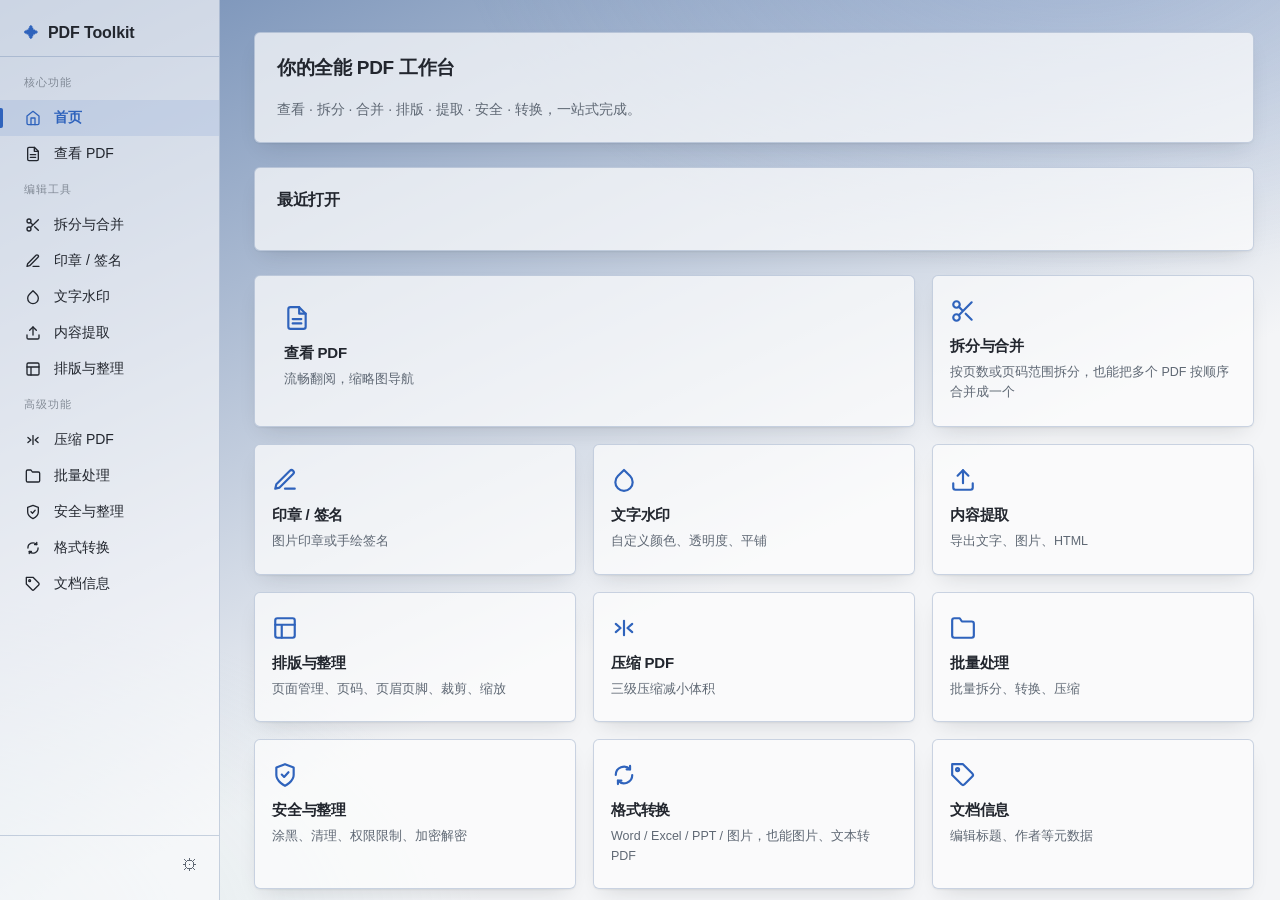
<file: assets/index.html>
<!DOCTYPE html>
<html lang="zh-CN">
<head>
    <meta charset="UTF-8">
    <title data-i18n="app_title">PDF Toolkit</title>
    <link rel="stylesheet" href="css/style.css">
</head>
<body>
    <!-- 导航、首页磁贴、图钉的图标：24×24 的描边图形，颜色由 .gi 的 stroke:currentColor 决定，
         所以它们跟着主题色和深浅色模式一起走。emoji 做不到这件事——它由系统字体上色，
         主题换成墨绿它还是那副彩色，深色模式底下亮得很突兀。
         用法 <svg class="gi"><use href="#gi-页面id"/></svg>；加新页面时在这里补一个同名 symbol。 -->
    <svg class="icon-sprite" aria-hidden="true" focusable="false">
        <symbol id="gi-home" viewBox="0 0 24 24">
            <path d="M3 9l9-7 9 7v11a2 2 0 0 1-2 2H5a2 2 0 0 1-2-2z"/>
            <path d="M9 22V12h6v10"/>
        </symbol>
        <symbol id="gi-viewer" viewBox="0 0 24 24">
            <path d="M14 2H6a2 2 0 0 0-2 2v16a2 2 0 0 0 2 2h12a2 2 0 0 0 2-2V8z"/>
            <path d="M14 2v6h6"/>
            <path d="M16 13H8M16 17H8"/>
        </symbol>
        <symbol id="gi-splitmerge" viewBox="0 0 24 24">
            <circle cx="6" cy="6" r="3"/>
            <circle cx="6" cy="18" r="3"/>
            <path d="M20 4L8.12 15.88M14.47 14.48L20 20M8.12 8.12L12 12"/>
        </symbol>
        <symbol id="gi-stamp" viewBox="0 0 24 24">
            <path d="M12 20h9"/>
            <path d="M16.5 3.5a2.12 2.12 0 0 1 3 3L7 19l-4 1 1-4z"/>
        </symbol>
        <symbol id="gi-watermark" viewBox="0 0 24 24">
            <path d="M12 2.7l5.66 5.66a8 8 0 1 1-11.31 0z"/>
        </symbol>
        <symbol id="gi-extract" viewBox="0 0 24 24">
            <path d="M21 15v4a2 2 0 0 1-2 2H5a2 2 0 0 1-2-2v-4"/>
            <path d="M17 8l-5-5-5 5"/>
            <path d="M12 3v12"/>
        </symbol>
        <symbol id="gi-layout" viewBox="0 0 24 24">
            <rect x="3" y="3" width="18" height="18" rx="2"/>
            <path d="M3 9h18M9 21V9"/>
        </symbol>
        <symbol id="gi-compress" viewBox="0 0 24 24">
            <path d="M4.4 8.2L8.8 12l-4.4 3.8M19.6 8.2L15.2 12l4.4 3.8"/>
            <path d="M12 5.4v13.2"/>
        </symbol>
        <symbol id="gi-batch" viewBox="0 0 24 24">
            <path d="M22 19a2 2 0 0 1-2 2H4a2 2 0 0 1-2-2V5a2 2 0 0 1 2-2h5l2 3h9a2 2 0 0 1 2 2z"/>
        </symbol>
        <symbol id="gi-security" viewBox="0 0 24 24">
            <path d="M12 22s8-4 8-10V5l-8-3-8 3v7c0 6 8 10 8 10z"/>
            <path d="M9 11.6l2.2 2.2 4-4.4"/>
        </symbol>
        <symbol id="gi-convert" viewBox="0 0 24 24">
            <path d="M4.4 12a7.6 7.6 0 0 1 13.2-5.2M19.6 12a7.6 7.6 0 0 1-13.2 5.2"/>
            <path d="M14.4 6.8h3.2V3.6M9.6 17.2H6.4v3.2"/>
        </symbol>
        <symbol id="gi-metadata" viewBox="0 0 24 24">
            <path d="M20.6 13.4l-7.2 7.2a2 2 0 0 1-2.8 0L2 12V2h10l8.6 8.6a2 2 0 0 1 0 2.8z"/>
            <circle cx="7" cy="7" r="1.4"/>
        </symbol>
        <symbol id="gi-print" viewBox="0 0 24 24">
            <path d="M6.4 8.4V3.6a1.2 1.2 0 0 1 1.2-1.2h8.8a1.2 1.2 0 0 1 1.2 1.2v4.8"/>
            <path d="M6.4 18.4H4.8a1.6 1.6 0 0 1-1.6-1.6v-5.6a1.6 1.6 0 0 1 1.6-1.6h14.4a1.6 1.6 0 0 1 1.6 1.6v5.6a1.6 1.6 0 0 1-1.6 1.6h-1.6"/>
            <rect x="6.4" y="14" width="11.2" height="6.8" rx="1"/>
            <path d="M17.2 11.2h.01"/>
        </symbol>
        <symbol id="gi-pin" viewBox="0 0 24 24">
            <path d="M12 17.4v5.2"/>
            <path d="M9.2 10.6a2 2 0 0 1-1.1 1.8l-1.8.9A2 2 0 0 0 5.2 15.1v.5a1 1 0 0 0 1 1h11.6a1 1 0 0 0 1-1v-.5a2 2 0 0 0-1.1-1.8l-1.8-.9a2 2 0 0 1-1.1-1.8V6.6a1 1 0 0 1 1-1 1.8 1.8 0 0 0 0-3.6H8.2a1.8 1.8 0 0 0 0 3.6 1 1 0 0 1 1 1z"/>
        </symbol>
        <symbol id="gi-open" viewBox="0 0 24 24">
            <path d="M3.2 18.8V6.4a1.8 1.8 0 0 1 1.8-1.8h3.8l2 2.8h7.4a1.8 1.8 0 0 1 1.8 1.8v2"/>
            <path d="M3.2 18.8 6.4 9.6a1.6 1.6 0 0 1 1.5-1.1h13.3a1 1 0 0 1 .95 1.3l-2.3 7.6a1.6 1.6 0 0 1-1.5 1.1H5a1.8 1.8 0 0 1-1.8-.7z"/>
        </symbol>
        <symbol id="gi-attach" viewBox="0 0 24 24">
            <path d="M21.4 11.1l-9.2 9.2a6 6 0 0 1-8.5-8.5l9.2-9.2a4 4 0 0 1 5.7 5.7l-9.2 9.2a2 2 0 0 1-2.9-2.9l8.5-8.5"/>
        </symbol>
        <symbol id="gi-add" viewBox="0 0 24 24">
            <path d="M12 5.2v13.6M5.2 12h13.6"/>
        </symbol>
        <symbol id="gi-trash" viewBox="0 0 24 24">
            <path d="M3.4 6.2h17.2"/>
            <path d="M18.8 6.2v13a2 2 0 0 1-2 2H7.2a2 2 0 0 1-2-2v-13"/>
            <path d="M9.4 6.2V4.4a2 2 0 0 1 2-2h1.2a2 2 0 0 1 2 2v1.8"/>
            <path d="M10.2 11v5M13.8 11v5"/>
        </symbol>
        <symbol id="gi-image" viewBox="0 0 24 24">
            <rect x="3.4" y="4.4" width="17.2" height="15.2" rx="2"/>
            <circle cx="9" cy="9.6" r="1.6"/>
            <path d="M20.6 15.4l-4.6-4.6-8.4 8.8"/>
        </symbol>
        <symbol id="gi-text" viewBox="0 0 24 24">
            <path d="M4.4 7h15.2M4.4 11.6h11.6M4.4 16.2h15.2"/>
        </symbol>
        <symbol id="gi-globe" viewBox="0 0 24 24">
            <circle cx="12" cy="12" r="9"/>
            <path d="M3 12h18"/>
            <path d="M12 3a14.6 14.6 0 0 1 0 18 14.6 14.6 0 0 1 0-18z"/>
        </symbol>
        <symbol id="gi-pages" viewBox="0 0 24 24">
            <rect x="8.4" y="8.4" width="12.2" height="12.2" rx="1.8"/>
            <path d="M16.4 5.6V4.8a1.4 1.4 0 0 0-1.4-1.4H5a1.4 1.4 0 0 0-1.4 1.4v10A1.4 1.4 0 0 0 5 16.2h.8"/>
        </symbol>
        <symbol id="gi-numbers" viewBox="0 0 24 24">
            <path d="M4.6 9.2h14.8M4.6 14.8h14.8M9.4 4.4L7.4 19.6M16.6 4.4l-2 15.2"/>
        </symbol>
        <symbol id="gi-header" viewBox="0 0 24 24">
            <rect x="3.6" y="4.4" width="16.8" height="15.2" rx="1.8"/>
            <path d="M3.6 8.6h16.8M6.8 12.4h7.6M6.8 16.2h5.4"/>
        </symbol>
        <symbol id="gi-zoom" viewBox="0 0 24 24">
            <circle cx="10.6" cy="10.6" r="6.6"/>
            <path d="M15.4 15.4l4.8 4.8M10.6 8v5.2M8 10.6h5.2"/>
        </symbol>
        <symbol id="gi-search" viewBox="0 0 24 24">
            <circle cx="10.6" cy="10.6" r="6.6"/>
            <path d="M15.4 15.4l4.8 4.8"/>
        </symbol>
        <symbol id="gi-ruler" viewBox="0 0 24 24">
            <path d="M3.4 14.6 14.6 3.4a1.2 1.2 0 0 1 1.7 0l4.3 4.3a1.2 1.2 0 0 1 0 1.7L9.4 20.6a1.2 1.2 0 0 1-1.7 0l-4.3-4.3a1.2 1.2 0 0 1 0-1.7z"/>
            <path d="M7.6 11.4 9 12.8M11 8l1.4 1.4M14.4 4.6 15.8 6"/>
        </symbol>
        <symbol id="gi-bookmark" viewBox="0 0 24 24">
            <path d="M6.4 4.2h11.2a1 1 0 0 1 1 1v14.6l-6.6-3.6-6.6 3.6V5.2a1 1 0 0 1 1-1z"/>
        </symbol>
        <symbol id="gi-save" viewBox="0 0 24 24">
            <path d="M19.2 20.8H5.6a2 2 0 0 1-2-2V5.2a2 2 0 0 1 2-2h10l4.4 4.4v11a2 2 0 0 1-2 2z"/>
            <path d="M8.4 20.8v-6.4h7.2v6.4M8.4 3.2v4.4h7"/>
        </symbol>
        <symbol id="gi-import" viewBox="0 0 24 24">
            <path d="M20.6 15.2v3.6a2 2 0 0 1-2 2H5.4a2 2 0 0 1-2-2v-3.6"/>
            <path d="M16.6 10.6 12 15.2 7.4 10.6M12 15.2V3.4"/>
        </symbol>
        <symbol id="gi-broom" viewBox="0 0 24 24">
            <path d="M14.8 3.4l5.8 5.8"/>
            <path d="M16.2 7.6L9.6 14.2a3 3 0 0 0-.7 1.2l-1.3 3.4 3.4-1.3a3 3 0 0 0 1.2-.7l6.6-6.6"/>
            <path d="M7.6 16.4L4 20"/>
        </symbol>
        <symbol id="gi-ban" viewBox="0 0 24 24">
            <circle cx="12" cy="12" r="8.6"/>
            <path d="M6 6l12 12"/>
        </symbol>
        <symbol id="gi-lock" viewBox="0 0 24 24">
            <rect x="4.6" y="10.4" width="14.8" height="10" rx="2"/>
            <path d="M8 10.4V7a4 4 0 0 1 8 0v3.4"/>
        </symbol>
        <symbol id="gi-unlock" viewBox="0 0 24 24">
            <rect x="4.6" y="10.4" width="14.8" height="10" rx="2"/>
            <path d="M8 10.4V7a4 4 0 0 1 7.6-1.7"/>
        </symbol>
        <symbol id="gi-redact" viewBox="0 0 24 24">
            <rect x="3.6" y="4.6" width="16.8" height="14.8" rx="1.8"/>
            <path d="M6.8 8.4h6.4"/>
            <rect x="6.8" y="12" width="10.4" height="3.6" rx="1"/>
        </symbol>
    </svg>

    <div class="loading-bar" id="loading-bar"></div>
    <!-- 长任务（整本 OCR / 可搜索 PDF / 扫描质检 / 拍照增强）的进度与取消：
         浮在右下角，不挡表单，也不管滚到哪儿都看得见 -->
    <div class="job-bar hidden" id="job-bar" role="status">
        <span class="job-text" id="job-text"></span>
        <span class="job-track"><span class="job-fill" id="job-fill"></span></span>
        <button class="btn ghost job-cancel" id="job-cancel" onclick="cancelJob()"
                data-i18n="job_cancel_btn">取消</button>
    </div>

    <div class="sidebar">
        <div class="logo" id="app-logo"><span class="logo-mark">✦</span> <span data-i18n="app_title" class="logo-text">PDF Toolkit</span></div>
        <div class="nav-group-label"><span data-i18n="group_core">核心功能</span></div>
        <button class="nav-btn active" onclick="showPage('home', event)"><span><svg class="gi" aria-hidden="true"><use href="#gi-home"/></svg></span> <span class="nav-label" data-i18n="home">首页</span></button>
        <button class="nav-btn" onclick="showPage('viewer', event)"><span><svg class="gi" aria-hidden="true"><use href="#gi-viewer"/></svg></span> <span class="nav-label" data-i18n="viewer">查看 PDF</span></button>
        <div class="nav-group-label"><span data-i18n="group_edit">编辑工具</span></div>
        <button class="nav-btn" onclick="showPage('splitmerge', event)"><span><svg class="gi" aria-hidden="true"><use href="#gi-splitmerge"/></svg></span> <span class="nav-label" data-i18n="split_merge">拆分与合并</span></button>
        <button class="nav-btn" onclick="showPage('stamp', event)"><span><svg class="gi" aria-hidden="true"><use href="#gi-stamp"/></svg></span> <span class="nav-label" data-i18n="stamp">印章 / 签名</span></button>
        <button class="nav-btn" onclick="showPage('watermark', event)"><span><svg class="gi" aria-hidden="true"><use href="#gi-watermark"/></svg></span> <span class="nav-label" data-i18n="watermark">文字水印</span></button>
        <button class="nav-btn" onclick="showPage('extract', event)"><span><svg class="gi" aria-hidden="true"><use href="#gi-extract"/></svg></span> <span class="nav-label" data-i18n="extract">内容提取</span></button>
        <button class="nav-btn" onclick="showPage('layout', event)"><span><svg class="gi" aria-hidden="true"><use href="#gi-layout"/></svg></span> <span class="nav-label" data-i18n="layout">排版与整理</span></button>
        <div class="nav-group-label"><span data-i18n="group_advanced">高级功能</span></div>
        <button class="nav-btn" onclick="showPage('compress', event)"><span><svg class="gi" aria-hidden="true"><use href="#gi-compress"/></svg></span> <span class="nav-label" data-i18n="compress">压缩 PDF</span></button>
        <button class="nav-btn" onclick="showPage('batch', event)"><span><svg class="gi" aria-hidden="true"><use href="#gi-batch"/></svg></span> <span class="nav-label" data-i18n="batch">批量处理</span></button>
        <button class="nav-btn" onclick="showPage('security', event)"><span><svg class="gi" aria-hidden="true"><use href="#gi-security"/></svg></span> <span class="nav-label" data-i18n="security">安全与整理</span></button>
        <button class="nav-btn" onclick="showPage('convert', event)"><span><svg class="gi" aria-hidden="true"><use href="#gi-convert"/></svg></span> <span class="nav-label" data-i18n="convert">格式转换</span></button>
        <button class="nav-btn" onclick="showPage('metadata', event)"><span><svg class="gi" aria-hidden="true"><use href="#gi-metadata"/></svg></span> <span class="nav-label" data-i18n="metadata">文档信息</span></button>
        <div class="sidebar-footer">
            <span class="version" id="app-version"></span>
            <button class="icon-btn" id="settings-btn" onclick="openSettings()" title="设置" data-i18n-title="set_title" aria-label="设置" data-i18n-aria="set_title">⚙</button>
        </div>
    </div>
    <!-- 收起键贴在导航栏右沿的竖直中间：left 认 --sidebar-w，折叠时跟着宽度走；
         top:50% 是视口中线，窗口怎么缩放它自己对齐，不用 JS 量尺寸。
         平时不现身（opacity:0 + pointer-events:none），鼠标碰到导航栏才浮出来；
         收成图标条之后一直露着，否则没有把手再把它拉回来。 -->
    <button class="nav-collapse" id="nav-collapse" onclick="toggleSidebar()" title="收起导航栏" data-i18n-title="dyn_1318" aria-label="收起导航栏" data-i18n-aria="dyn_1318" aria-expanded="true">‹</button>

    <div class="main">
        <!-- 首页 -->
        <div class="page active" id="page-home">
            <div class="card welcome-card">
                <span class="welcome-greet" id="welcome-greet"></span>
                <h2 data-i18n="welcome_title">你的全能 PDF 工作台</h2>
                <p style="color:var(--text-secondary);font-size:14px;line-height:1.6;" data-i18n="welcome_subtitle">查看 · 拆分 · 合并 · 排版 · 提取 · 安全 · 转换，一站式完成。</p>
            </div>
            <div class="card">
                <h2 style="font-size:16px;" data-i18n="recent_files">最近打开</h2>
                <div id="recent-files"></div>
            </div>
            <!-- 磁贴和左侧导航一一对应：一共 11 张，顺序也跟着导航走。
                 并进来的功能（页面管理、加密/解密、拆分与合并）不再单独立卡，
                 卡片那句小字把它们点出来，省得首页比实际功能多出「入口」，用户照着首页找反而找不着。 -->
            <div class="grid" id="home-grid">
                <div class="feature-card" data-card="viewer" onclick="showPage('viewer', event)"><button class="card-pin" onclick="homePinCard(event, 'viewer')" title="置顶这个功能" data-i18n-title="home_pin_title" aria-label="置顶这个功能" data-i18n-aria="home_pin_title"><svg class="gi" aria-hidden="true"><use href="#gi-pin"/></svg></button><span class="icon"><svg class="gi" aria-hidden="true"><use href="#gi-viewer"/></svg></span><h3 data-i18n="viewer">查看 PDF</h3><p data-i18n="card_viewer_desc">流畅翻阅，缩略图导航</p></div>
                <div class="feature-card" data-card="splitmerge" onclick="showPage('splitmerge', event)"><button class="card-pin" onclick="homePinCard(event, 'splitmerge')" title="置顶这个功能" data-i18n-title="home_pin_title" aria-label="置顶这个功能" data-i18n-aria="home_pin_title"><svg class="gi" aria-hidden="true"><use href="#gi-pin"/></svg></button><span class="icon"><svg class="gi" aria-hidden="true"><use href="#gi-splitmerge"/></svg></span><h3 data-i18n="split_merge">拆分与合并</h3><p data-i18n="card_splitmerge_desc">按页数或页码范围拆分，也能把多个 PDF 按顺序合并成一个</p></div>
                <div class="feature-card" data-card="stamp" onclick="showPage('stamp', event)"><button class="card-pin" onclick="homePinCard(event, 'stamp')" title="置顶这个功能" data-i18n-title="home_pin_title" aria-label="置顶这个功能" data-i18n-aria="home_pin_title"><svg class="gi" aria-hidden="true"><use href="#gi-pin"/></svg></button><span class="icon"><svg class="gi" aria-hidden="true"><use href="#gi-stamp"/></svg></span><h3 data-i18n="stamp">印章 / 签名</h3><p data-i18n="card_stamp_desc">图片印章或手绘签名</p></div>
                <div class="feature-card" data-card="watermark" onclick="showPage('watermark', event)"><button class="card-pin" onclick="homePinCard(event, 'watermark')" title="置顶这个功能" data-i18n-title="home_pin_title" aria-label="置顶这个功能" data-i18n-aria="home_pin_title"><svg class="gi" aria-hidden="true"><use href="#gi-pin"/></svg></button><span class="icon"><svg class="gi" aria-hidden="true"><use href="#gi-watermark"/></svg></span><h3 data-i18n="watermark">文字水印</h3><p data-i18n="card_watermark_desc">自定义颜色、透明度、平铺</p></div>
                <div class="feature-card" data-card="extract" onclick="showPage('extract', event)"><button class="card-pin" onclick="homePinCard(event, 'extract')" title="置顶这个功能" data-i18n-title="home_pin_title" aria-label="置顶这个功能" data-i18n-aria="home_pin_title"><svg class="gi" aria-hidden="true"><use href="#gi-pin"/></svg></button><span class="icon"><svg class="gi" aria-hidden="true"><use href="#gi-extract"/></svg></span><h3 data-i18n="extract">内容提取</h3><p data-i18n="card_extract_desc">导出文字、图片、HTML</p></div>
                <div class="feature-card" data-card="layout" onclick="showPage('layout', event)"><button class="card-pin" onclick="homePinCard(event, 'layout')" title="置顶这个功能" data-i18n-title="home_pin_title" aria-label="置顶这个功能" data-i18n-aria="home_pin_title"><svg class="gi" aria-hidden="true"><use href="#gi-pin"/></svg></button><span class="icon"><svg class="gi" aria-hidden="true"><use href="#gi-layout"/></svg></span><h3 data-i18n="layout">排版与整理</h3><p data-i18n="card_layout_desc">页面管理、页码、页眉页脚、裁剪、缩放</p></div>
                <div class="feature-card" data-card="compress" onclick="showPage('compress', event)"><button class="card-pin" onclick="homePinCard(event, 'compress')" title="置顶这个功能" data-i18n-title="home_pin_title" aria-label="置顶这个功能" data-i18n-aria="home_pin_title"><svg class="gi" aria-hidden="true"><use href="#gi-pin"/></svg></button><span class="icon"><svg class="gi" aria-hidden="true"><use href="#gi-compress"/></svg></span><h3 data-i18n="compress">压缩 PDF</h3><p data-i18n="card_compress_desc">三级压缩减小体积</p></div>
                <div class="feature-card" data-card="batch" onclick="showPage('batch', event)"><button class="card-pin" onclick="homePinCard(event, 'batch')" title="置顶这个功能" data-i18n-title="home_pin_title" aria-label="置顶这个功能" data-i18n-aria="home_pin_title"><svg class="gi" aria-hidden="true"><use href="#gi-pin"/></svg></button><span class="icon"><svg class="gi" aria-hidden="true"><use href="#gi-batch"/></svg></span><h3 data-i18n="batch">批量处理</h3><p data-i18n="card_batch_desc">批量拆分、转换、压缩</p></div>
                <div class="feature-card" data-card="security" onclick="showPage('security', event)"><button class="card-pin" onclick="homePinCard(event, 'security')" title="置顶这个功能" data-i18n-title="home_pin_title" aria-label="置顶这个功能" data-i18n-aria="home_pin_title"><svg class="gi" aria-hidden="true"><use href="#gi-pin"/></svg></button><span class="icon"><svg class="gi" aria-hidden="true"><use href="#gi-security"/></svg></span><h3 data-i18n="security">安全与整理</h3><p data-i18n="card_security_desc">涂黑、清理、权限限制、加密解密</p></div>
                <div class="feature-card" data-card="convert" onclick="showPage('convert', event)"><button class="card-pin" onclick="homePinCard(event, 'convert')" title="置顶这个功能" data-i18n-title="home_pin_title" aria-label="置顶这个功能" data-i18n-aria="home_pin_title"><svg class="gi" aria-hidden="true"><use href="#gi-pin"/></svg></button><span class="icon"><svg class="gi" aria-hidden="true"><use href="#gi-convert"/></svg></span><h3 data-i18n="convert">格式转换</h3><p data-i18n="card_convert_desc">Word / Excel / PPT / 图片，也能图片、文本转 PDF</p></div>
                <div class="feature-card" data-card="metadata" onclick="showPage('metadata', event)"><button class="card-pin" onclick="homePinCard(event, 'metadata')" title="置顶这个功能" data-i18n-title="home_pin_title" aria-label="置顶这个功能" data-i18n-aria="home_pin_title"><svg class="gi" aria-hidden="true"><use href="#gi-pin"/></svg></button><span class="icon"><svg class="gi" aria-hidden="true"><use href="#gi-metadata"/></svg></span><h3 data-i18n="metadata">文档信息</h3><p data-i18n="card_metadata_desc">编辑标题、作者等元数据</p></div>
            </div>
        </div>

        <!-- 查看 PDF -->
        <div class="page" id="page-viewer">
            <div class="card">
                <h2 data-i18n="viewer">查看 PDF</h2>
                <!-- 这一页的卡片是纵向 flex，两个按钮直接挂在卡片下会被拉成整行宽；
                     套进 .row 就回到按钮自己的宽度，两个并排一行 -->
                <div class="row">
                    <button class="btn ghost" id="viewer-open-btn" onclick="selectPdf('viewer')"><span><svg class="gi" aria-hidden="true"><use href="#gi-open"/></svg></span> <span data-i18n="open_pdf">打开 PDF</span></button>
                    <!-- 打印跟快捷键一个入口：Ctrl+P 打开的就是这个面板（见 app.js 的 printHandleShortcut） -->
                    <button class="btn ghost" id="viewer-print-btn" onclick="openPrintPanel()"><span><svg class="gi" aria-hidden="true"><use href="#gi-print"/></svg></span> <span data-i18n="print_pdf">打印 PDF</span></button>
                </div>
                <!-- 状态放在顶上这条：卡片会随整册高度长到几百万像素，
                     写在卡片末尾的那行字等于永远看不见 -->
                <div class="status" id="viewer-status"></div>
                <!-- 没打开文件时只留一句提示：空的 preview-container 会渲染成一条白色横条 -->
                <div class="empty-state" id="viewer-empty">
                    <span class="empty-icon"><svg class="gi" aria-hidden="true"><use href="#gi-viewer"/></svg></span>
                    <p class="empty-title" data-i18n="viewer_empty">您还没有打开文件</p>
                    <p class="empty-desc" data-i18n="viewer_empty_desc">点击上方「打开 PDF」选择文件，或从首页「最近打开」里继续上次的文档。</p>
                </div>
                <!-- 那两个 viewer-spacer 是把整册高度撑出来的空壳：格子按页码绝对定位在里面，
                     只有视口附近的几批真的有图（见 app.js 的 viewerUpdate） -->
                <div class="preview-container hidden" id="viewer-preview">
                    <div class="thumbnails" id="viewer-thumbs"><div class="viewer-spacer" id="viewer-thumb-spacer"></div></div>
                    <div class="pdf-view" id="viewer-pdf"><div class="viewer-spacer" id="viewer-spacer"></div></div>
                </div>
                <!-- 浮在可见区底端的那一条：左端翻页与页码框，右端预设缩放、百分比框和缩放滑块。
                     它钉在卡片底沿（卡片定高、滚动发生在预览区内部），所以顶部按钮和这一条都不会被文档滚走。
                     收起时只留右边那颗胶囊标（放中间会挡阅读），悬停展开、移开收起、点一下固定展开。
                     展开/收起由 app.js 的 viewerBarInit 管（带一点延迟，鼠标在条上和从条上移开都算数） -->
                <div class="viewer-bar-dock collapsed hidden" id="viewer-bar-dock">
                    <div class="preview-toolbar viewer-bar" id="viewer-bar">
                        <button class="page-nav-btn" id="viewer-first" data-i18n-title="viewer_first_page" title="第一页" aria-label="第一页" data-i18n-aria="viewer_first_page" onclick="viewerStepPage(-Infinity)">|◀</button>
                        <button class="page-nav-btn" id="viewer-prev" data-i18n-title="viewer_prev_page" title="上一页" aria-label="上一页" data-i18n-aria="viewer_prev_page" onclick="viewerStepPage(-1)">‹</button>
                        <input type="number" class="page-input" id="viewer-jump" min="1" value="1"
                               aria-label="跳到第几页" data-i18n-aria="viewer_goto_page" onkeydown="if (event.key === 'Enter') viewerJumpToPage();"
                               onchange="viewerJumpToPage();">
                        <span class="page-info" id="viewer-page-info"></span>
                        <button class="page-nav-btn" id="viewer-next" data-i18n-title="viewer_next_page" title="下一页" aria-label="下一页" data-i18n-aria="viewer_next_page" onclick="viewerStepPage(1)">›</button>
                        <button class="page-nav-btn" id="viewer-last" data-i18n-title="viewer_last_page" title="最后一页" aria-label="最后一页" data-i18n-aria="viewer_last_page" onclick="viewerStepPage(Infinity)">▶|</button>
                        <span class="toolbar-space"></span>
                        <!-- 选字开关：文字层是往每一格上再铺一层透明 span，
                             五千页里只有窗口那几页铺，关掉就把这一层的 DOM 整个撤掉 -->
                        <button class="page-nav-btn" id="viewer-select-toggle"
                                data-i18n="viewer_select_text" data-i18n-title="viewer_select_text_tip"
                                title="把每页的文字铺在页面上，按住左键拖动就能选字"
                                aria-pressed="true" onclick="viewerToggleTextLayer()">选字</button>
                        <button class="page-nav-btn zoom-preset" id="viewer-zoom-one" data-i18n-title="viewer_zoom_one" title="实际大小 1:1" onclick="viewerSetZoom('one')">1:1</button>
                        <button class="page-nav-btn zoom-preset" id="viewer-zoom-page" data-i18n-title="viewer_zoom_page" data-i18n="zoom_page_short" title="适应整页" onclick="viewerSetZoom('page')">整页</button>
                        <button class="page-nav-btn zoom-preset active" id="viewer-zoom-width" data-i18n-title="viewer_zoom_width" data-i18n="zoom_width_short" title="适应页宽" onclick="viewerSetZoom('width')">页宽</button>
                        <input type="number" class="page-input" id="viewer-zoom-pct" min="25" max="400" step="5" value="100"
                               aria-label="缩放百分比" data-i18n-aria="viewer_zoom_pct" onkeydown="if (event.key === 'Enter') viewerZoomTyped();"
                               onchange="viewerZoomTyped();">
                        <span class="page-info">%</span>
                        <input type="range" class="viewer-zoom-slider" id="viewer-zoom-slider" min="25" max="400" step="5" value="100"
                               aria-label="拖动缩放" data-i18n-aria="viewer_resize_drag" oninput="viewerZoomSlid(this.value);">
                    </div>
                    <button class="viewer-bar-toggle" id="viewer-bar-toggle"
                            data-i18n-title="viewer_bar_toggle" title="展开或固定这条工具栏"
                            aria-label="展开或固定这条工具栏" data-i18n-aria="viewer_bar_toggle" aria-expanded="false"
                            onclick="viewerBarTogglePinned()">
                        <svg viewBox="0 0 16 16" fill="none" stroke="currentColor" stroke-width="1.7"
                             stroke-linecap="round" stroke-linejoin="round" aria-hidden="true">
                            <path d="M3.6 10.2 8 5.8l4.4 4.4"/>
                        </svg>
                    </button>
                </div>
            </div>
        </div>

        <!-- 拆分与合并（原来两页并成一页，顶端两个标签：左边合并、右边拆分）
             这两件工具做的是同一件事的两头——把 PDF 切开和把它拼起来，输入都是一份或几份
             文件加一个页码/顺序的选择，用户想到的是「整理文件」而不是「选页面」。
             并成一页还省掉侧边栏一项，收起态的图标条不必排到 13 个。 -->
        <div class="page" id="page-splitmerge">
            <div class="card">
                <h2 data-i18n="split_merge">拆分与合并</h2>
                <div class="taskbar">
                    <div class="task-tabs">
                        <button class="task-tab active" data-pane="splitmerge-merge" onclick="panelSelect('splitmerge', 'merge', event)"><span><svg class="gi" aria-hidden="true"><use href="#gi-attach"/></svg></span> <span data-i18n="merge">合并 PDF</span></button>
                        <button class="task-tab" data-pane="splitmerge-split" onclick="panelSelect('splitmerge', 'split', event)"><span><svg class="gi" aria-hidden="true"><use href="#gi-splitmerge"/></svg></span> <span data-i18n="split">拆分 PDF</span></button>
                    </div>
                    <button class="btn ghost taskbar-action" id="splitmerge-action" onclick="splitMergePick()"><span><svg class="gi" aria-hidden="true"><use href="#gi-open"/></svg></span> <span data-i18n="choose_pdf">选择 PDF 文件</span></button>
                </div>
                <div class="panel-body">
                        <div class="panel-pane" id="pane-splitmerge-merge">
                            <div class="row" style="margin-bottom:12px;">
                                <button class="btn ghost" onclick="addMergeFiles()"><span><svg class="gi" aria-hidden="true"><use href="#gi-add"/></svg></span> <span data-i18n="add_files">添加文件</span></button>
                                <button class="btn danger" onclick="clearMergeFiles()"><span><svg class="gi" aria-hidden="true"><use href="#gi-trash"/></svg></span> <span data-i18n="clear_all">清空列表</span></button>
                            </div>
                            <p class="form-note" data-i18n="merge_hint">拖动行首的 ⋮⋮ 图标可调整顺序，也可使用 ↑ ↓ 按钮；列表中的先后即为合并后的页序。</p>
                            <div id="merge-list" class="merge-list"></div>
                            <button class="btn" onclick="doMerge()" data-i18n="start_merge">开始合并</button>
                            <div class="status" id="merge-status"></div>
                        </div>
                        <div class="panel-pane hidden" id="pane-splitmerge-split">
                            <label data-i18n="split_method">拆分方式：</label>
                            <div class="row">
                                <label><input type="radio" name="split-mode" value="every_n" checked onchange="toggleSplitMode()"> <span data-i18n="every_n">每 N 页</span></label>
                                <label><input type="radio" name="split-mode" value="range" onchange="toggleSplitMode()"> <span data-i18n="extract_range">页码范围</span></label>
                            </div>
                            <div id="split-every-n">
                                <label data-i18n="every_n">每 N 页：</label>
                                <input type="number" id="split-n" value="1" min="1" style="width:100px;">
                            </div>
                            <div id="split-range" class="hidden">
                                <label data-i18n="range_example">例：1-5, 8, 11-13</label>
                                <input type="text" id="split-range-input" placeholder="1-5,8,11-13">
                            </div>
                            <br>
                            <button class="btn" onclick="doSplit()" data-i18n="start_split">开始拆分</button>
                            <div class="status" id="split-status"></div>
                        </div>
                </div>
            </div>
        </div>

        <!-- 印章 / 签名 -->
        <div class="page" id="page-stamp">
            <div class="card">
                <h2 data-i18n="stamp">印章 / 签名</h2>
                <div class="tool-split">
                    <div class="tool-controls">
                        <button class="btn ghost" onclick="selectPdf('stamp')"><span><svg class="gi" aria-hidden="true"><use href="#gi-open"/></svg></span> <span data-i18n="stamp_pdf">选择 PDF</span></button>
                        <label data-i18n="stamp_source">印章来源：</label>
                        <div class="row">
                            <label><input type="radio" name="stamp-source" value="file" checked onchange="toggleStampSource()"> <span data-i18n="image_file">图片文件</span></label>
                            <label><input type="radio" name="stamp-source" value="draw" onchange="toggleStampSource()"> <span data-i18n="draw_sign">手绘签名</span></label>
                        </div>
                        <div id="stamp-file-source">
                            <button class="btn ghost" onclick="selectStampImage()"><span><svg class="gi" aria-hidden="true"><use href="#gi-image"/></svg></span> <span data-i18n="browse_image">浏览图片</span></button>
                        </div>
                        <div id="stamp-draw-source" class="hidden">
                            <canvas id="sign-canvas" width="288" height="150"></canvas>
                            <div class="row">
                                <button class="btn ghost" onclick="clearSign()" data-i18n="clear_draw">清除</button>
                                <button class="btn ghost" onclick="saveSign()" data-i18n="save_as_stamp">保存为印章</button>
                            </div>
                        </div>
                        <label><span data-i18n="opacity">不透明度</span>：<span id="stamp-opacity-val">80%</span></label>
                        <input type="range" id="stamp-opacity" min="0" max="100" value="80" oninput="document.getElementById('stamp-opacity-val').innerText=this.value+'%'; updateStampOpacityAndScale();">
                        <label><span data-i18n="stamp_scale">印章缩放</span>：<span id="stamp-scale-val">100%</span></label>
                        <input type="range" id="stamp-scale" min="10" max="200" value="100" oninput="document.getElementById('stamp-scale-val').innerText=this.value+'%'; updateStampOpacityAndScale();">
                        <label data-i18n="page_range">页面范围：</label>
                        <select id="stamp-page-mode" onchange="toggleStampPageMode()">
                            <option value="all" data-i18n="all_pages">全部页面</option>
                            <option value="range" data-i18n="single_multi">指定页</option>
                        </select>
                        <input type="text" id="stamp-page-range" placeholder="如 1-5,8" data-i18n-placeholder="pages_example_short" class="hidden">
                        <br>
                        <button class="btn" onclick="doStamp()" data-i18n="start_stamp">开始盖印</button>
                        <div class="status" id="stamp-status"></div>
                        <!-- 骑缝印（跨页印章）：后端 api/qifeng.py 的 apply_cross_page_seal。
                             印章图片沿用上面「浏览图片 / 手绘签名」选好的那一张（stampImagePath 同一个），
                             所以这一块只管参数，不再放第二个选图按钮。
                             默认整块收起，勾上标题那个开关才展开——左栏是内部滚动的
                             （.tool-controls overflow-y:auto），展开与否都不动卡片下沿那条齐平线。 -->
                        <div class="cross-seal-head">
                            <label><input type="checkbox" id="cross-seal-enable" onchange="toggleCrossSeal()">
                                <span data-i18n="tool_qf_enable">骑缝印（跨页印章）</span></label>
                        </div>
                        <div id="cross-seal-body" class="hidden">
                            <p class="form-note" data-i18n="tool_qf_hint">一枚章竖着切成几条，贴到每页的右边缘：一页一条，翻页拼起来是一整枚，装订裁边后缝上仍拼得齐。</p>
                            <label data-i18n="tool_qf_range">页码范围（空 = 整本）：</label>
                            <input type="text" id="cross-seal-range" placeholder="1-5, 8">
                            <label data-i18n="tool_qf_group">每组页数（一枚章切几条）：</label>
                            <input type="number" id="cross-seal-group" value="20" min="1" step="1" class="field-num">
                            <label><span data-i18n="tool_qf_y">纵向位置</span>：<span id="cross-seal-y-val">50%</span></label>
                            <input type="range" id="cross-seal-y" min="0" max="100" value="50" step="1" oninput="crossSealYChanged()">
                            <p class="form-note" data-i18n="tool_qf_y_hint">0 = 贴顶，100 = 贴底，默认居中。</p>
                            <label data-i18n="tool_qf_width">章宽：</label>
                            <div class="row">
                                <label><input type="radio" name="cross-seal-width-mode" value="pt" checked onchange="crossSealWidthModeChanged()"> <span data-i18n="tool_qf_width_abs">按磅（pt）</span></label>
                                <label><input type="radio" name="cross-seal-width-mode" value="percent" onchange="crossSealWidthModeChanged()"> <span data-i18n="tool_qf_width_pct">按页宽百分比</span></label>
                            </div>
                            <!-- 两个独立输入：绝对磅与页宽百分比各占一个框，只把选中的那一档传给后端、另一档传 0。
                                 合成一个框两种语义是参考实现踩过的那颗坑（同时给会被 width_conflict 拒掉），别再合回去。 -->
                            <label data-i18n="tool_qf_width_pt">章宽（pt）：</label>
                            <input type="number" id="cross-seal-width-pt" value="119.1" min="0" step="0.1" class="field-num">
                            <label data-i18n="tool_qf_width_percent">章宽（占页宽 %）：</label>
                            <input type="number" id="cross-seal-width-percent" value="20" min="1" max="100" step="1" class="field-num">
                            <label><input type="checkbox" id="cross-seal-overlap"> <span data-i18n="tool_qf_overlap">压缝重叠（相邻两条多带一段，拼合的缝上不留白）</span></label>
                            <div id="cross-seal-pw-box" class="hidden">
                                <label data-i18n="tool_qf_password">文件口令：</label>
                                <input type="password" id="cross-seal-password">
                            </div>
                            <br>
                            <button class="btn" id="cross-seal-apply" onclick="doCrossSeal()" data-i18n="tool_qf_apply">应用骑缝印</button>
                            <div class="status" id="cross-seal-status"></div>
                        </div>
                    </div>
                    <div class="tool-preview">
                        <div class="preview-toolbar">
                            <button class="page-nav-btn" id="stamp-prev" onclick="previewStep('stamp', -1)">◀</button>
                            <input type="number" class="page-input" id="stamp-page-input" min="1" value="1" onchange="previewInputPage('stamp')">
                            <button class="page-nav-btn" id="stamp-next" onclick="previewStep('stamp', 1)">▶</button>
                            <span class="page-info" id="stamp-page-info"></span>
                            <span class="toolbar-space"></span>
                            <label class="zoom-label" data-i18n="preview_zoom">页面大小</label>
                            <select class="zoom-select" id="stamp-zoom" onchange="previewZoomChanged('stamp')">
                                <option value="fit" selected data-i18n="preview_fit">适应宽度</option>
                                <option value="25">25%</option>
                                <option value="50">50%</option>
                                <option value="75">75%</option>
                                <option value="100">100%</option>
                                <option value="150">150%</option>
                                <option value="200">200%</option>
                            </select>
                        </div>
                        <div class="page-viewport" id="stamp-viewport"></div>
                    </div>
                </div>
            </div>
        </div>

        <!-- 文字水印 -->
        <div class="page" id="page-watermark">
            <div class="card">
                <h2 data-i18n="watermark">文字水印</h2>
                <div class="tool-split">
                    <div class="tool-controls">
                        <button class="btn ghost" onclick="selectPdf('watermark')"><span><svg class="gi" aria-hidden="true"><use href="#gi-open"/></svg></span> <span data-i18n="choose_pdf">选择 PDF 文件</span></button>
                        <label data-i18n="watermark_text">水印文字：</label>
                        <input type="text" id="wm-text" value="机密" data-i18n-value="wm_default_text">
                        <!-- LaTeX 标记开关：默认关（说明见 latex_switch_desc），开了才把 \textbf{}、$x^2$ 当标记。
                             勾选走 onchange：预览按 wmParams() 重取参数，关着和开着出的图不一样 -->
                        <label><input type="checkbox" id="wm-latex" onchange="loadWatermarkPreview()"> <span data-i18n="latex_switch">按 LaTeX 标记解析</span></label>
                        <p class="form-note" data-i18n="latex_switch_desc">默认关闭。文字里出现反斜杠的情形很多（文件路径、程序代码），自动按标记解析会改动原有内容；需要排版标记效果时请显式勾选。</p>
                        <label data-i18n="watermark_color">颜色：</label>
                        <!-- 不让用户手敲色号：取色器负责选，色号只做只读回显 -->
                        <div class="color-row">
                            <input type="color" id="wm-color" value="#FF0000" class="color-input">
                            <span class="color-hex" id="wm-color-hex">#FF0000</span>
                            <div class="color-presets" id="wm-color-presets"></div>
                        </div>
                        <label><span data-i18n="watermark_opacity">不透明度</span>：<span id="wm-opacity-val">30%</span></label>
                        <input type="range" id="wm-opacity" min="0" max="100" value="30" oninput="document.getElementById('wm-opacity-val').innerText=this.value+'%'; loadWatermarkPreview();">
                        <label><span data-i18n="watermark_size">水印大小</span>：<span id="wm-size-val">20pt</span></label>
                        <input type="range" id="wm-size" min="10" max="80" value="20" oninput="wmSizeChanged();">
                        <!-- 本机字体（后端 list_fonts）：预览与成品用同一个下拉选出来的族名；
                             选中的字体后端读不出来时会退回内置字体并把那句话回传，界面必须把它显示出来（见 app.js） -->
                        <label data-i18n="tool_font_label">字体：</label>
                        <select id="wm-font" class="font-select" onchange="loadWatermarkPreview()">
                            <option value="" data-i18n="tool_font_default">软件内置（默认）</option>
                        </select>
                        <label><input type="checkbox" id="wm-diagonal" checked onchange="wmDiagonalChanged()"> <span data-i18n="watermark_diagonal">对角线平铺</span></label>
                        <label id="wm-density-label"><span data-i18n="watermark_density">平铺密度</span>：<span id="wm-density-val">5</span></label>
                        <input type="range" id="wm-density" min="1" max="10" value="5" step="1" oninput="document.getElementById('wm-density-val').innerText=this.value; loadWatermarkPreview();">
                        <br>
                        <button class="btn" onclick="doWatermark()" data-i18n="watermark_apply">应用水印</button>
                        <div class="status" id="wm-status"></div>
                    </div>
                    <div class="tool-preview">
                        <div class="preview-toolbar">
                            <button class="page-nav-btn" id="wm-prev" onclick="previewStep('watermark', -1)">◀</button>
                            <input type="number" class="page-input" id="wm-page-input" min="1" value="1" onchange="previewInputPage('watermark')">
                            <button class="page-nav-btn" id="wm-next" onclick="previewStep('watermark', 1)">▶</button>
                            <span class="page-info" id="wm-page-info"></span>
                            <span class="toolbar-space"></span>
                            <label class="zoom-label" data-i18n="preview_zoom">页面大小</label>
                            <select class="zoom-select" id="wm-zoom" onchange="previewZoomChanged('watermark')">
                                <option value="fit" selected data-i18n="preview_fit">适应宽度</option>
                                <option value="25">25%</option>
                                <option value="50">50%</option>
                                <option value="75">75%</option>
                                <option value="100">100%</option>
                                <option value="150">150%</option>
                                <option value="200">200%</option>
                            </select>
                        </div>
                        <div class="page-viewport" id="wm-viewport"></div>
                    </div>
                </div>
            </div>
        </div>

        <!-- 内容提取（7.0.1 新增：F09 文字 / F10 HTML / F13 图片）
             三个工具共用一个 PDF 槽位和一条状态行，顶端标签选工具、下面只出这一件工具的表单；
             纵向堆三个表单会把卡片撑高，各页圆角框下沿齐平的那条线就保不住了。 -->
        <div class="page" id="page-extract">
            <div class="card">
                <h2 data-i18n="extract">内容提取</h2>
                <div class="taskbar">
                    <div class="task-tabs">
                        <button class="task-tab active" data-pane="extract-text" onclick="panelSelect('extract', 'text', event)"><span><svg class="gi" aria-hidden="true"><use href="#gi-text"/></svg></span> <span data-i18n="tool_text">导出文字</span></button>
                        <button class="task-tab" data-pane="extract-images" onclick="panelSelect('extract', 'images', event)"><span><svg class="gi" aria-hidden="true"><use href="#gi-image"/></svg></span> <span data-i18n="tool_images">提取图片</span></button>
                        <button class="task-tab" data-pane="extract-html" onclick="panelSelect('extract', 'html', event)"><span><svg class="gi" aria-hidden="true"><use href="#gi-globe"/></svg></span> <span data-i18n="tool_html">导出 HTML</span></button>
                        <button class="task-tab" data-pane="extract-ocr" onclick="panelSelect('extract', 'ocr', event)"><span><svg class="gi" aria-hidden="true"><use href="#gi-text"/></svg></span> <span>OCR（Beta）</span></button>
                        <button class="task-tab" data-pane="extract-latex" onclick="panelSelect('extract', 'latex', event)"><span><svg class="gi" aria-hidden="true"><use href="#gi-viewer"/></svg></span> <span data-i18n="tool_latex">导出 LaTeX</span></button>
                    </div>
                    <button class="btn ghost taskbar-action" id="extract-action" onclick="extractPick()"><span><svg class="gi" aria-hidden="true"><use href="#gi-open"/></svg></span> <span data-i18n="choose_pdf">选择 PDF 文件</span></button>
                </div>
                <div class="panel-body">
                        <div class="panel-pane" id="pane-extract-text">
                            <label data-i18n="page_range">页面范围：</label>
                            <input type="text" id="ex-text-range" placeholder="1-5, 8, 11-13">
                            <p class="form-note" data-i18n="extract_text_note">仅提取 PDF 中已有的文字内容。扫描生成的页面是图片、不含文字，导出的 TXT 会为空，此类文件请改用「提取图片」中的整页渲染方式。</p>
                            <button class="btn" onclick="doExportText()" data-i18n="start_export_text">导出 TXT</button>
                        </div>
                        <div class="panel-pane hidden" id="pane-extract-images">
                            <label data-i18n="extract_mode">提取方式：</label>
                            <select id="ex-img-mode" onchange="exImgModeChanged()">
                                <option value="original" data-i18n="extract_mode_original">提取内嵌原图（不重新编码）</option>
                                <option value="render" data-i18n="extract_mode_render">整页渲染成 PNG</option>
                            </select>
                            <label data-i18n="extract_dpi">渲染清晰度：</label>
                            <select id="ex-img-dpi">
                                <option value="96">96 dpi</option>
                                <option value="150" selected>150 dpi</option>
                                <option value="300">300 dpi</option>
                            </select>
                            <label data-i18n="page_range">页面范围：</label>
                            <input type="text" id="ex-img-range" placeholder="1-5, 8, 11-13">
                            <label data-i18n="extract_dir">保存文件夹：</label>
                            <div class="row">
                                <button class="btn ghost" onclick="pickExtractDir()"><span><svg class="gi" aria-hidden="true"><use href="#gi-batch"/></svg></span> <span data-i18n="browse_dir">浏览…</span></button>
                                <span class="path-echo" id="ex-img-dir-echo"></span>
                            </div>
                            <p class="form-note" data-i18n="extract_dir_note">留空时保存到 PDF 所在目录下的「文件名_图片」文件夹。同一张图片被多个页面引用时仅导出一次，不重复生成文件。</p>
                            <button class="btn" onclick="doExtractImages()" data-i18n="start_extract_images">提取图片</button>
                            <div class="result-box hidden" id="ex-img-result"></div>
                        </div>
                        <div class="panel-pane hidden" id="pane-extract-html">
                            <label><input type="checkbox" id="ex-html-embed" checked> <span data-i18n="extract_embed_images">内嵌图片（单文件自包含）</span></label>
                            <p class="form-note" data-i18n="extract_html_note">导出生成单个 HTML 文件，图片内嵌在文件之中，复制到其他电脑同样可以正常打开，不会出现失效链接。取消勾选「内嵌图片」可显著减小文件体积，但导出结果中不再包含图片。</p>
                            <button class="btn" onclick="doExportHtml()" data-i18n="start_export_html">导出 HTML</button>
                        </div>
                        <div class="panel-pane hidden" id="pane-extract-ocr">
                            <div class="ocr-beta-head"><span class="beta-badge">Beta</span>
                                <span class="form-note" data-i18n="ocr_beta_note">OCR 会把扫描页当成图片识别，结果不保证 100% 准确；首次识别需要加载引擎，请稍候。</span>
                            </div>
                            <label data-i18n="page_range">页面范围：</label>
                            <input type="text" id="ex-ocr-range" placeholder="1-5, 8, 11-13">
                            <div class="row ocr-pick-row">
                                <span class="pick-cell">
                                    <label data-i18n="ocr_quality_label">识别精度：</label>
                                    <select id="ex-ocr-quality" onchange="ocrWarmupInBackground()">
                                <option value="fast" selected data-i18n="ocr_q_tiny">快速（tiny，适合预览/粗读）</option>
                                <option value="balanced" data-i18n="ocr_q_small">均衡（small）</option>
                                        <option value="accurate" data-i18n="ocr_q_medium">精确（medium，较慢）</option>
                                    </select>
                                </span>
                                <span class="pick-cell">
                                    <label data-i18n="ocr_lang_label">识别语言：</label>
                                    <select id="ex-ocr-lang" onchange="ocrWarmupInBackground()">
                                <option value="auto" selected data-i18n="ocr_lang_auto">自动（中/繁/英/日/法德意西）</option>
                                <option value="zh-CN">简体中文</option>
                                <option value="zh-TW">繁體中文</option>
                                <option value="en">English</option>
                                <option value="ja">日本語</option>
                                <option value="ko">한국어</option>
                                <option value="ru">Русский</option>
                                <option value="fr">Français</option>
                                <option value="de">Deutsch</option>
                                <option value="it">Italiano</option>
                                        <option value="es">Español</option>
                                    </select>
                                </span>
                            </div>
                            <label><input type="checkbox" id="ex-ocr-preprocess"> <span data-i18n="ocr_optimize_label">扫描优化（自动裁边 / 纠偏 / 增强）</span></label>
                            <label><input type="checkbox" id="ex-ocr-layout" checked> <span data-i18n="ocr_layout_label">按位置保留排版（缩进 / 行距 / 分栏）</span></label>
                            <div class="row">
                                <button class="btn" onclick="doOcrText()" data-i18n="ocr_run_btn">识别文字</button>
                                <button class="btn ghost" onclick="doOcrExportText()" data-i18n="ocr_export_text_btn">导出 TXT</button>
                                <button class="btn ghost" onclick="doOcrExportDocx()" data-i18n="ocr_export_docx_btn">导出 Word</button>
                                <button class="btn ghost" onclick="doOcrExportXlsx()" data-i18n="ocr_export_xlsx_btn">导出 Excel</button>
                            </div>
                            <div class="row">
                                <button class="btn ghost" onclick="doOcrSearchable()" data-i18n="ocr_searchable_btn">生成可搜索 PDF</button>
                                <button class="btn ghost" onclick="doOcrSensitive()" data-i18n="ocr_detect_btn">检测敏感信息</button>
                                <button class="btn ghost" onclick="doOcrScanReport()" data-i18n="ocr_quality_btn">扫描质检</button>
                                <button class="btn ghost" onclick="doOcrBookmarks()" data-i18n="ocr_bookmarks_btn">识别标题并写入书签</button>
                            </div>
                            <p class="form-note" data-i18n="ocr_note">敏感信息只做提示，不会自动改文件。识别语言里只有韩语和俄语另载一份模型；换档位或换语言后第一次识别要加载模型。</p>
                            <div class="result-box hidden" id="ex-ocr-result"></div>
                        </div>
                        <!-- 导出 LaTeX：产出 .tex 源码，和「导出文字/HTML」同一格套路（一个范围框 + 一颗按钮）。
                             这一格不带预览窗，所以卡片下沿仍由最高的那一格（OCR）决定。 -->
                        <div class="panel-pane hidden" id="pane-extract-latex">
                            <label data-i18n="page_range">页面范围：</label>
                            <input type="text" id="ex-latex-range" placeholder="1-5, 8, 11-13">
                            <p class="form-note" data-i18n="extract_latex_note">导出的是 LaTeX 源码，保留标题、段落、列表与表格结构；图片只写位置说明，不另存图片文件。PDF 里的公式是排版好的字形，无法反推成数学源码，这类内容按普通文字写出。</p>
                            <button class="btn" onclick="doExportLatex()" data-i18n="start_export_latex">导出 LaTeX</button>
                            <div class="result-box hidden" id="ex-latex-result"></div>
                        </div>
                </div>
                <div class="status" id="extract-status"></div>
            </div>
        </div>

        <!-- 排版与整理（页面管理 + F14 页码 / F15 页眉页脚 / F16 裁剪 / F17 缩放）
             工具排成卡片顶端的一排任务标签（照 WPS 那种顶部任务栏的用法）：
             左边竖一列工具名会把表单挤窄，而这一页现在有 6 件工具，其中页面管理
             还要占下整屏的缩略图网格，横排的标签条才腾得出那块宽度。 -->
        <div class="page" id="page-layout">
            <div class="card">
                <h2 data-i18n="layout">排版与整理</h2>
                <div class="taskbar">
                    <div class="task-tabs">
                        <button class="task-tab active" data-pane="layout-pm" onclick="panelSelect('layout', 'pm', event)"><span><svg class="gi" aria-hidden="true"><use href="#gi-pages"/></svg></span> <span data-i18n="page_manager">页面管理</span></button>
                        <button class="task-tab" data-pane="layout-number" onclick="panelSelect('layout', 'number', event)"><span><svg class="gi" aria-hidden="true"><use href="#gi-numbers"/></svg></span> <span data-i18n="tool_page_number">加页码</span></button>
                        <button class="task-tab" data-pane="layout-header" onclick="panelSelect('layout', 'header', event)"><span><svg class="gi" aria-hidden="true"><use href="#gi-header"/></svg></span> <span data-i18n="tool_header_footer">页眉页脚</span></button>
                        <button class="task-tab" data-pane="layout-crop" onclick="panelSelect('layout', 'crop', event)"><span><svg class="gi" aria-hidden="true"><use href="#gi-splitmerge"/></svg></span> <span data-i18n="tool_crop">裁剪页面</span></button>
                        <button class="task-tab" data-pane="layout-scale" onclick="panelSelect('layout', 'scale', event)"><span><svg class="gi" aria-hidden="true"><use href="#gi-zoom"/></svg></span> <span data-i18n="tool_scale">缩放幅面</span></button>
                        <button class="task-tab" data-pane="layout-enhance" onclick="panelSelect('layout', 'enhance', event)"><span><svg class="gi" aria-hidden="true"><use href="#gi-image"/></svg></span> <span data-i18n="tool_enhance">拍照变清晰</span></button>
                    </div>
                    <button class="btn ghost taskbar-action" onclick="selectPdf('layout')"><span><svg class="gi" aria-hidden="true"><use href="#gi-open"/></svg></span> <span data-i18n="choose_pdf">选择 PDF 文件</span></button>
                </div>
                <div class="panel-body">
                        <!-- 页面管理：整块从原来的独立页搬进来，改动只暂存内存、一次写盘的语义没变 -->
                        <div class="panel-pane" id="pane-layout-pm">
                            <div class="row" style="margin-bottom:12px;">
                                <button class="btn ghost" onclick="pmRotateSelected(-90)" data-pm-needs-file data-pm-needs-selection><span>↺</span> <span data-i18n="rotate_ccw">左转 90°</span></button>
                                <button class="btn ghost" onclick="pmRotateSelected(90)" data-pm-needs-file data-pm-needs-selection><span>↻</span> <span data-i18n="rotate_cw">右转 90°</span></button>
                                <button class="btn danger" onclick="pmDeleteSelected()" data-pm-needs-file data-pm-needs-selection><span><svg class="gi" aria-hidden="true"><use href="#gi-trash"/></svg></span> <span data-i18n="delete_page">删除选中</span></button>
                                <button class="btn ghost" onclick="pmExtractSelected()" data-pm-needs-file data-pm-needs-selection><span><svg class="gi" aria-hidden="true"><use href="#gi-splitmerge"/></svg></span> <span data-i18n="extract_page">提取选中</span></button>
                                <button class="btn ghost" onclick="pmUndo()" data-pm-needs-undo><span>↶</span> <span data-i18n="pm_undo">撤销</span></button>
                                <button class="btn ghost" onclick="pmResetEdits()" data-pm-needs-dirty><span data-i18n="pm_reset">放弃修改</span></button>
                                <button class="btn ghost" onclick="pmToggleBookmarks()" data-pm-needs-file><span><svg class="gi" aria-hidden="true"><use href="#gi-bookmark"/></svg></span> <span data-i18n="pm_bookmarks">书签</span></button>
                                <button class="btn" onclick="pmSave()" data-pm-needs-file data-pm-needs-dirty><span><svg class="gi" aria-hidden="true"><use href="#gi-save"/></svg></span> <span data-i18n="pm_save">保存为新文件</span></button>
                            </div>
                            <!-- 书签（F22）收在这块折叠面板里：工具条再塞三个按钮就要占两行，
                                 而绝大多数时候用户只是来看一眼有没有书签，不必让操作常驻。 -->
                            <div class="bm-panel hidden" id="pm-bookmarks">
                                <div class="bm-toolbar">
                                    <button class="btn ghost" onclick="bmReload()"><span>↻</span> <span data-i18n="bm_reload">重新读取</span></button>
                                    <button class="btn ghost" onclick="bmExport()"><span><svg class="gi" aria-hidden="true"><use href="#gi-save"/></svg></span> <span data-i18n="bm_export">导出为 JSON</span></button>
                                    <button class="btn ghost" onclick="bmImport()"><span><svg class="gi" aria-hidden="true"><use href="#gi-import"/></svg></span> <span data-i18n="bm_import">导入书签</span></button>
                                    <label class="bm-mode"><span data-i18n="bm_import_mode">导入方式</span>
                                        <select id="bm-import-mode" class="field-sel">
                                            <option value="replace" selected data-i18n="bm_mode_replace">整树覆盖</option>
                                            <option value="append" data-i18n="bm_mode_append">追加到原有书签之后</option>
                                        </select></label>
                                    <label class="bm-keep"><input type="checkbox" id="bm-skip-invalid"> <span data-i18n="bm_skip_invalid">跳过页码超出范围的条目</span></label>
                                    <label class="bm-level-label"><span data-i18n="bm_split_level">拆分层级</span>
                                        <input type="number" id="bm-level" value="1" min="1" class="bm-level"></label>
                                    <button class="btn ghost" onclick="bmSplit()"><span><svg class="gi" aria-hidden="true"><use href="#gi-splitmerge"/></svg></span> <span data-i18n="bm_split">按书签拆分</span></button>
                                    <label class="bm-keep"><input type="checkbox" id="bm-keep-outline"> <span data-i18n="bm_keep_outline">分册保留原书签</span></label>
                                </div>
                                <p class="bm-note" data-i18n="bm_draft_note">书签内容取自当前文件，页面管理中尚未保存的调整不会包含在内。</p>
                                <div class="bm-msg" id="bm-msg"></div>
                                <div class="bm-tree" id="bm-tree"></div>
                            </div>
                            <div class="row" style="margin-bottom:10px;">
                                <label class="pm-dpi-label" for="pm-dpi"><span data-i18n="pm_thumb_dpi">缩略图清晰度</span></label>
                                <select id="pm-dpi" class="zoom-select" onchange="pmThumbDpiChanged()">
                                    <option value="64" data-i18n="pm_dpi_64">标清 64dpi</option>
                                    <option value="96" data-i18n="pm_dpi_96">高清 96dpi</option>
                                    <option value="128" data-i18n="pm_dpi_128">超清 128dpi</option>
                                </select>
                                <span class="pm-dpi-note" data-i18n="pm_thumb_dpi_note">清晰度档位只影响屏幕预览，不会改变导出的成品文件</span>
                            </div>
                            <!-- 这两条原本是行内样式的说明文字；统一挂 form-note，
                                 设置里的「功能说明」关掉时它们也跟着收起 -->
                            <p class="form-note" data-i18n="pm_hint">
                                单击缩略图选中页面，可多选；拖动缩略图可调整顺序；右键菜单提供左转、右转、删除与放大预览。以上调整先暂存，可连续多次操作，最后点击「保存为新文件」一次性写出，原文件不会被修改。
                            </p>
                            <p class="form-note" data-i18n="pm_keys_hint">
                                快捷键：Delete 删除选中，Ctrl+Z 撤销，Ctrl+A 全选，方向键移动选中项，Shift+方向键扩展选择，Esc 取消选择，双击缩略图放大查看。
                            </p>
                            <div class="pm-draft hidden" id="pm-draft">
                                <span class="pm-draft-text" id="pm-draft-text"></span>
                                <button class="btn ghost" id="pm-draft-restore" onclick="pmRestoreDraft()"><span data-i18n="pm_draft_restore">恢复改动</span></button>
                                <button class="btn ghost" onclick="pmDismissDraft()"><span data-i18n="pm_draft_discard">丢弃</span></button>
                            </div>
                            <div class="pm-grid" id="pm-grid"></div>
                            <div class="status" id="pm-status"></div>
                        </div>
                        <!-- 加页码：左边填设置、右边单页预览（F14）
                             预览必须是「这一页改完的样子」而不是原文：页码会不会压到正文、
                             九宫格那个角到底在不在留白里，光看数字填不出来。
                             两栏用 .tool-split（和印章/水印同一套），表单列给得比 320 宽，
                             因为这一页的说明小字比那两个面板长。 -->
                        <div class="panel-pane hidden" id="pane-layout-number">
                            <div class="tool-split lay-split">
                                <div class="tool-controls">
                                    <label data-i18n="pn_position">页码位置：</label>
                                    <!-- 九宫格点选，比下拉框更接近「页面上就在这个角」的直觉 -->
                                    <div class="pos-grid" id="lay-pn-grid">
                                        <button class="pos-cell" data-pos="top-left" onclick="posGridPick(this)">↖</button>
                                        <button class="pos-cell" data-pos="top-center" onclick="posGridPick(this)">↑</button>
                                        <button class="pos-cell" data-pos="top-right" onclick="posGridPick(this)">↗</button>
                                        <button class="pos-cell" data-pos="middle-left" onclick="posGridPick(this)">←</button>
                                        <button class="pos-cell" data-pos="middle-center" onclick="posGridPick(this)">◎</button>
                                        <button class="pos-cell" data-pos="middle-right" onclick="posGridPick(this)">→</button>
                                        <button class="pos-cell" data-pos="bottom-left" onclick="posGridPick(this)">↙</button>
                                        <button class="pos-cell active" data-pos="bottom-center" onclick="posGridPick(this)">↓</button>
                                        <button class="pos-cell" data-pos="bottom-right" onclick="posGridPick(this)">↘</button>
                                    </div>
                                    <label data-i18n="pn_template">页码样式：</label>
                                    <input type="text" id="lay-pn-template" value="{page}">
                                    <p class="form-note" data-i18n="pn_template_note">{page} 表示当前页码，{total} 表示总页数，可自由组合，例如「第 {page} 页 / 共 {total} 页」。</p>
                                    <!-- 同一份开关（latex_switch / latex_switch_desc）：页码模板和其余三处
                                         可编辑文字口径一致，默认都不解析标记，勾了才按 LaTeX 排版 -->
                                    <label><input type="checkbox" id="pn-latex"> <span data-i18n="latex_switch">按 LaTeX 标记解析</span></label>
                                    <p class="form-note" data-i18n="latex_switch_desc">默认关闭。文字里出现反斜杠的情形很多（文件路径、程序代码），自动按标记解析会改动原有内容；需要排版标记效果时请显式勾选。</p>
                                    <div class="row">
                                        <div class="field">
                                            <label data-i18n="pn_number_style">数字样式：</label>
                                            <select id="lay-pn-style" class="field-sel">
                                                <option value="arabic" selected data-i18n="style_arabic">阿拉伯数字 1</option>
                                                <option value="roman" data-i18n="style_roman">罗马数字 I</option>
                                                <option value="roman_lower" data-i18n="style_roman_lower">小写罗马 i</option>
                                            </select>
                                        </div>
                                        <div class="field">
                                            <label data-i18n="pn_start">起始页码：</label>
                                            <input type="number" id="lay-pn-start" value="1" class="field-num">
                                        </div>
                                        <div class="field">
                                            <label data-i18n="font_size">字号（pt）：</label>
                                            <input type="number" id="lay-pn-size" value="10" min="6" max="72" step="0.5" class="field-num">
                                        </div>
                                        <div class="field">
                                            <label data-i18n="margin_size">页边留白（pt）：</label>
                                            <input type="number" id="lay-pn-margin" value="28.35" min="0" max="200" step="0.5" class="field-num">
                                        </div>
                                    </div>
                                    <div class="row">
                                        <div class="field field-color">
                                            <label data-i18n="color">颜色：</label>
                                            <div class="color-row">
                                                <input type="color" id="lay-pn-color" value="#000000" onchange="document.getElementById('lay-pn-color-hex').innerText=this.value.toUpperCase()">
                                                <span class="color-hex" id="lay-pn-color-hex">#000000</span>
                                            </div>
                                        </div>
                                        <div class="field field-wide">
                                            <label data-i18n="page_range">页面范围：</label>
                                            <input type="text" id="lay-pn-range" placeholder="1-5, 8, 11-13">
                                        </div>
                                    </div>
                                    <div class="row">
                                        <div class="field">
                                            <label data-i18n="tool_font_label">字体：</label>
                                            <select id="lay-pn-font" class="field-sel font-select">
                                                <option value="" data-i18n="tool_font_default">软件内置（默认）</option>
                                            </select>
                                        </div>
                                    </div>
                                    <p class="form-note" data-i18n="pn_range_note">页面范围仅决定哪些页面添加页码，编号仍按实际页序计算；如封面不参与编号，可将起始页码设为 0。</p>
                                    <button class="btn" onclick="doPageNumbers()" data-i18n="start_page_numbers">添加页码</button>
                                </div>
                                <div class="tool-preview">
                                    <div class="preview-toolbar">
                                        <button class="page-nav-btn" id="lay-number-prev" onclick="previewStep('number', -1)">◀</button>
                                        <input type="number" class="page-input" id="lay-number-page-input" min="1" value="1" onchange="previewInputPage('number')">
                                        <button class="page-nav-btn" id="lay-number-next" onclick="previewStep('number', 1)">▶</button>
                                        <span class="page-info" id="lay-number-page-info"></span>
                                        <span class="toolbar-space"></span>
                                        <label class="zoom-label" data-i18n="preview_zoom">页面大小</label>
                                        <select class="zoom-select" id="lay-number-zoom" onchange="previewZoomChanged('number')">
                                            <option value="page" data-i18n="preview_page">整页可见</option>
                                            <option value="fit" selected data-i18n="preview_fit">适应宽度</option>
                                            <option value="50">50%</option>
                                            <option value="100">100%</option>
                                            <option value="150">150%</option>
                                        </select>
                                    </div>
                                    <div class="page-viewport" id="lay-number-viewport"></div>
                                    <p class="preview-note hidden" id="lay-number-note"></p>
                                </div>
                            </div>
                        </div>
                        <div class="panel-pane hidden" id="pane-layout-header">
                            <div class="tool-split lay-split">
                                <div class="tool-controls">
                                    <label data-i18n="hf_header">页眉文字：</label>
                                    <input type="text" id="lay-hf-header" placeholder="例如：公司机密" data-i18n-placeholder="pw_example_hint">
                                    <label data-i18n="hf_footer">页脚文字：</label>
                                    <input type="text" id="lay-hf-footer" placeholder="例如：第 {page} 页 / 共 {total} 页" data-i18n-placeholder="header_example_pages">
                                    <label><input type="checkbox" id="lay-hf-even" onchange="layEvenChanged()"> <span data-i18n="hf_even">奇偶页使用不同文字（适用于双面打印）</span></label>
                                    <div id="lay-hf-even-box" class="hidden">
                                        <label data-i18n="hf_even_header">偶数页页眉：</label>
                                        <input type="text" id="lay-hf-even-header">
                                        <label data-i18n="hf_even_footer">偶数页页脚：</label>
                                        <input type="text" id="lay-hf-even-footer">
                                    </div>
                                    <!-- 奇偶页那两项也算「可编辑文字」，所以开关放在四格文字框之后、参数之前 -->
                                    <label><input type="checkbox" id="hf-latex"> <span data-i18n="latex_switch">按 LaTeX 标记解析</span></label>
                                    <p class="form-note" data-i18n="latex_switch_desc">默认关闭。文字里出现反斜杠的情形很多（文件路径、程序代码），自动按标记解析会改动原有内容；需要排版标记效果时请显式勾选。</p>
                                    <div class="row">
                                        <div class="field">
                                            <label data-i18n="hf_align">对齐：</label>
                                            <select id="lay-hf-align" class="field-sel">
                                                <option value="left" data-i18n="align_left">靠左</option>
                                                <option value="center" selected data-i18n="align_center">居中</option>
                                                <option value="right" data-i18n="align_right">靠右</option>
                                            </select>
                                        </div>
                                        <div class="field">
                                            <label data-i18n="font_size">字号（pt）：</label>
                                            <input type="number" id="lay-hf-size" value="9" min="6" max="72" step="0.5" class="field-num">
                                        </div>
                                        <div class="field">
                                            <label data-i18n="margin_size">页边留白（pt）：</label>
                                            <input type="number" id="lay-hf-margin" value="28.35" min="0" max="200" step="0.5" class="field-num">
                                        </div>
                                    </div>
                                    <label data-i18n="color">颜色：</label>
                                    <div class="color-row">
                                        <input type="color" id="lay-hf-color" value="#000000" onchange="document.getElementById('lay-hf-color-hex').innerText=this.value.toUpperCase()">
                                        <span class="color-hex" id="lay-hf-color-hex">#000000</span>
                                    </div>
                                    <div class="row">
                                        <div class="field">
                                            <label data-i18n="tool_font_label">字体：</label>
                                            <select id="lay-hf-font" class="field-sel font-select">
                                                <option value="" data-i18n="tool_font_default">软件内置（默认）</option>
                                            </select>
                                        </div>
                                    </div>
                                    <label data-i18n="page_range">页面范围：</label>
                                    <input type="text" id="lay-hf-range" placeholder="1-5, 8, 11-13">
                                    <p class="form-note" data-i18n="hf_note">页眉、页脚写入页面留白区域，留白不足时提示无法容纳，不会覆盖正文。勾选奇偶页选项后，第 2、4、6 页按偶数页处理，适用于双面打印的版式。</p>
                                    <button class="btn" onclick="doHeaderFooter()" data-i18n="start_header_footer">应用页眉页脚</button>
                                </div>
                                <div class="tool-preview">
                                    <div class="preview-toolbar">
                                        <button class="page-nav-btn" id="lay-header-prev" onclick="previewStep('header', -1)">◀</button>
                                        <input type="number" class="page-input" id="lay-header-page-input" min="1" value="1" onchange="previewInputPage('header')">
                                        <button class="page-nav-btn" id="lay-header-next" onclick="previewStep('header', 1)">▶</button>
                                        <span class="page-info" id="lay-header-page-info"></span>
                                        <span class="toolbar-space"></span>
                                        <label class="zoom-label" data-i18n="preview_zoom">页面大小</label>
                                        <select class="zoom-select" id="lay-header-zoom" onchange="previewZoomChanged('header')">
                                            <option value="page" data-i18n="preview_page">整页可见</option>
                                            <option value="fit" selected data-i18n="preview_fit">适应宽度</option>
                                            <option value="50">50%</option>
                                            <option value="100">100%</option>
                                            <option value="150">150%</option>
                                        </select>
                                    </div>
                                    <div class="page-viewport" id="lay-header-viewport"></div>
                                    <p class="preview-note hidden" id="lay-header-note"></p>
                                </div>
                            </div>
                        </div>
                        <div class="panel-pane hidden" id="pane-layout-crop">
                            <div class="tool-split lay-split">
                                <div class="tool-controls">
                                    <label data-i18n="crop_preset">裁剪到幅面：</label>
                                    <select id="lay-crop-size" onchange="layCropSizeChanged()">
                                        <option value="" data-i18n="crop_manual">手填裁剪框（pt）</option>
                                        <option value="A4">A4</option>
                                        <option value="A4横向" data-i18n="paper_a4_landscape">A4 横向</option>
                                        <option value="A3">A3</option>
                                        <option value="A5">A5</option>
                                        <option value="Letter">Letter</option>
                                    </select>
                                    <div id="lay-crop-manual">
                                        <label data-i18n="crop_rect">裁剪框（左上 x、y，右下 x、y，单位 pt）：</label>
                                        <div class="row rect-row">
                                            <input type="number" id="lay-crop-x0" value="0" step="0.5" class="field-num">
                                            <input type="number" id="lay-crop-y0" value="0" step="0.5" class="field-num">
                                            <input type="number" id="lay-crop-x1" value="595" step="0.5" class="field-num">
                                            <input type="number" id="lay-crop-y1" value="842" step="0.5" class="field-num">
                                        </div>
                                        <div class="row">
                                            <button class="btn ghost" onclick="layLoadPageSize()"><span><svg class="gi" aria-hidden="true"><use href="#gi-ruler"/></svg></span> <span data-i18n="crop_load_size">读取本页尺寸并填满</span></button>
                                            <span class="path-echo" id="lay-crop-info"></span>
                                        </div>
                                    </div>
                                    <label data-i18n="page_range">页面范围：</label>
                                    <input type="text" id="lay-crop-range" placeholder="1-5, 8, 11-13">
                                    <p class="form-note" data-i18n="crop_note">裁剪只改变页面的可见范围，被裁出的内容仍保留在文件中；如需彻底删除，请使用「安全与整理 → 敏感信息涂黑」。坐标以预览画面所见的页面为准，页面旋转后同样如此。</p>
                                    <button class="btn" onclick="doCrop()" data-i18n="start_crop">开始裁剪</button>
                                </div>
                                <div class="tool-preview">
                                    <div class="preview-toolbar">
                                        <button class="page-nav-btn" id="lay-crop-prev" onclick="previewStep('crop', -1)">◀</button>
                                        <input type="number" class="page-input" id="lay-crop-page-input" min="1" value="1" onchange="previewInputPage('crop')">
                                        <button class="page-nav-btn" id="lay-crop-next" onclick="previewStep('crop', 1)">▶</button>
                                        <span class="page-info" id="lay-crop-page-info"></span>
                                        <span class="toolbar-space"></span>
                                        <label class="zoom-label" data-i18n="preview_zoom">页面大小</label>
                                        <select class="zoom-select" id="lay-crop-zoom" onchange="previewZoomChanged('crop')">
                                            <option value="page" data-i18n="preview_page">整页可见</option>
                                            <option value="fit" selected data-i18n="preview_fit">适应宽度</option>
                                            <option value="50">50%</option>
                                            <option value="100">100%</option>
                                            <option value="150">150%</option>
                                        </select>
                                    </div>
                                    <div class="page-viewport" id="lay-crop-viewport"></div>
                                    <p class="preview-note hidden" id="lay-crop-note"></p>
                                </div>
                            </div>
                        </div>
                        <div class="panel-pane hidden" id="pane-layout-scale">
                            <div class="tool-split lay-split">
                                <div class="tool-controls">
                                    <label data-i18n="scale_mode">缩放方式：</label>
                                    <select id="lay-scale-mode" onchange="layScaleModeChanged()">
                                        <option value="size" data-i18n="scale_to_size">统一到指定幅面</option>
                                        <option value="percent" data-i18n="scale_by_percent">按百分比缩放</option>
                                    </select>
                                    <div id="lay-scale-size-box">
                                        <select id="lay-scale-size">
                                            <option value="A4" selected>A4</option>
                                            <option value="A4横向" data-i18n="paper_a4_landscape">A4 横向</option>
                                            <option value="A3">A3</option>
                                            <option value="A5">A5</option>
                                            <option value="Letter">Letter</option>
                                        </select>
                                        <p class="form-note" data-i18n="scale_size_note">原页面按比例置于新幅面之中，四周保留空白，版面不会被拉伸变形。</p>
                                    </div>
                                    <div id="lay-scale-percent-box" class="hidden">
                                        <label data-i18n="scale_percent">缩放比例（%）：</label>
                                        <input type="number" id="lay-scale-percent" value="150" min="10" max="400" step="5" style="width:100px;">
                                    </div>
                                    <label data-i18n="page_range">页面范围：</label>
                                    <input type="text" id="lay-scale-range" placeholder="1-5, 8, 11-13">
                                    <p class="form-note" data-i18n="scale_range_note">范围以外的页面按原有尺寸写入成品文件，不会被删除。</p>
                                    <button class="btn" onclick="doScale()" data-i18n="start_scale">开始缩放</button>
                                </div>
                                <div class="tool-preview">
                                    <div class="preview-toolbar">
                                        <button class="page-nav-btn" id="lay-scale-prev" onclick="previewStep('scale', -1)">◀</button>
                                        <input type="number" class="page-input" id="lay-scale-page-input" min="1" value="1" onchange="previewInputPage('scale')">
                                        <button class="page-nav-btn" id="lay-scale-next" onclick="previewStep('scale', 1)">▶</button>
                                        <span class="page-info" id="lay-scale-page-info"></span>
                                        <span class="toolbar-space"></span>
                                        <label class="zoom-label" data-i18n="preview_zoom">页面大小</label>
                                        <select class="zoom-select" id="lay-scale-zoom" onchange="previewZoomChanged('scale')">
                                            <option value="page" data-i18n="preview_page">整页可见</option>
                                            <option value="fit" selected data-i18n="preview_fit">适应宽度</option>
                                            <option value="50">50%</option>
                                            <option value="100">100%</option>
                                            <option value="150">150%</option>
                                        </select>
                                    </div>
                                    <div class="page-viewport" id="lay-scale-viewport"></div>
                                    <p class="preview-note hidden" id="lay-scale-note"></p>
                                </div>
                            </div>
                        </div>
                        <!-- 拍照变清晰：手机拍的文件页往往带阴影、发灰、四周拍到桌面，
                             这一格把它处理成扫描件的样子（成品另存，原文件不动） -->
                        <div class="panel-pane hidden" id="pane-layout-enhance">
                            <div class="tool-split">
                                <div class="tool-controls">
                                    <label data-i18n="enhance_mode">处理效果：</label>
                                    <select id="en-mode" onchange="enhancePreview()">
                                        <option value="magic" selected data-i18n="enhance_mode_magic">彩色增强（去阴影、提亮底色，保留彩色）</option>
                                        <option value="gray" data-i18n="enhance_mode_gray">灰度（去阴影后转灰，正文最清楚）</option>
                                        <option value="binary" data-i18n="enhance_mode_binary">黑白（纯黑字白底，最像打印件）</option>
                                    </select>
                                    <div class="row enhance-checks">
                                        <label><input type="checkbox" id="en-perspective" onchange="enhancePreview()"> <span data-i18n="enhance_perspective">摆正斜拍</span></label>
                                        <label><input type="checkbox" id="en-deskew" onchange="enhancePreview()"> <span data-i18n="enhance_deskew">自动纠偏</span></label>
                                        <label><input type="checkbox" id="en-crop" onchange="enhancePreview()"> <span data-i18n="enhance_crop">裁掉背景</span></label>
                                        <label><input type="checkbox" id="en-merge"> <span data-i18n="enhance_merge">照片合成一份 PDF</span></label>
                                    </div>
                                    <label data-i18n="page_range">页面范围：</label>
                                    <input type="text" id="en-range" placeholder="1-5, 8, 11-13">
                                    <p class="form-note" data-i18n="enhance_note">处理的是「拍照件」：整页照片去阴影、白平衡、增强对比度后另存。原文件不会被改动。</p>
                                    <div class="row">
                                        <button class="btn" onclick="doEnhancePdf()" data-i18n="enhance_run_btn">增强并另存 PDF</button>
                                        <button class="btn ghost" onclick="chooseEnhanceImages()" data-i18n="enhance_pick_images">选图片…</button>
                                        <button class="btn ghost" onclick="doEnhanceImages()" data-i18n="enhance_run_images">增强图片</button>
                                    </div>
                                    <p class="form-note" id="en-image-echo"></p>
                                </div>
                                <div class="tool-preview">
                                    <div class="preview-toolbar">
                                        <button class="page-nav-btn" onclick="enhanceStep(-1)">◀</button>
                                        <span class="page-info" id="en-page-info"></span>
                                        <button class="page-nav-btn" onclick="enhanceStep(1)">▶</button>
                                        <span class="toolbar-space"></span>
                                        <button class="btn ghost" onclick="enhancePreview()" data-i18n="enhance_preview_btn">看效果对比</button>
                                    </div>
                                    <div class="enhance-compare" id="en-compare">
                                        <figure class="enhance-shot"><img id="en-before" alt=""><figcaption data-i18n="enhance_before">原来</figcaption></figure>
                                        <figure class="enhance-shot"><img id="en-after" alt=""><figcaption data-i18n="enhance_after">处理后</figcaption></figure>
                                    </div>
                                    <p class="preview-note hidden" id="en-note"></p>
                                </div>
                            </div>
                        </div>
                    </div>
                <div class="status" id="layout-status"></div>
            </div>
        </div>

        <!-- 压缩 -->
        <div class="page" id="page-compress">
            <div class="card">
                <h2 data-i18n="compress">压缩 PDF</h2>
                <button class="btn ghost" onclick="selectPdf('compress')"><span><svg class="gi" aria-hidden="true"><use href="#gi-open"/></svg></span> <span data-i18n="choose_pdf">选择 PDF 文件</span></button>
                <label data-i18n="compression_level">压缩级别：</label>
                <select id="compress-level">
                    <option value="light" data-i18n="light">轻度</option>
                    <option value="medium" selected data-i18n="medium">中度</option>
                    <option value="heavy" data-i18n="heavy">重度</option>
                </select>
                <br>
                <button class="btn" onclick="doCompress()" data-i18n="start_compress">开始压缩</button>
                <div class="status" id="compress-status"></div>
            </div>
        </div>

        <!-- 批量 -->
        <div class="page" id="page-batch">
            <div class="card">
                <h2 data-i18n="batch">批量处理</h2>
                <button class="btn ghost" onclick="addBatchFiles()"><span><svg class="gi" aria-hidden="true"><use href="#gi-add"/></svg></span> <span data-i18n="add_files">添加文件</span></button>
                <label data-i18n="batch_op_label">选择操作：</label>
                <select id="batch-op" onchange="toggleBatchOptions()">
                    <option value="split" data-i18n="batch_split">批量拆分</option>
                    <option value="convert" data-i18n="batch_convert">批量转换</option>
                    <option value="compress" data-i18n="batch_compress">批量压缩</option>
                </select>
                <div id="batch-split-option">
                    <label data-i18n="batch_n_label">每 N 页（拆分时）：</label>
                    <input type="number" id="batch-n" value="1" min="1" style="width:100px;">
                </div>
                <div id="batch-convert-option" class="hidden">
                    <label data-i18n="batch_format_label">目标格式（转换时）：</label>
                    <select id="batch-format">
                        <option value="docx">Word</option>
                        <option value="xlsx">Excel</option>
                        <option value="pptx">PowerPoint</option>
                        <option value="tex">LaTeX</option>
                        <option value="png">PNG</option>
                        <option value="jpeg">JPEG</option>
                    </select>
                </div>
                <div id="batch-compress-option" class="hidden">
                    <label data-i18n="batch_compress_level_label">压缩级别（压缩时）：</label>
                    <select id="batch-compress-level">
                        <option value="light" data-i18n="light">轻度</option>
                        <option value="medium" selected data-i18n="medium">中度</option>
                        <option value="heavy" data-i18n="heavy">重度</option>
                    </select>
                    <p class="form-note" data-i18n="batch_compress_note">压缩结果保存在各原文件所在目录，文件名以「_压缩」结尾，原文件保持不变。压缩后文字、书签与链接均正常保留；以文字为主或已高度压缩的文件，体积可能变化不大，结果列表中会逐项说明。</p>
                </div>
                <br>
                <button class="btn" id="batch-start" onclick="doBatch()" data-i18n="start_batch_split">开始批量拆分</button>
                <div class="status" id="batch-status"></div>
            </div>
        </div>

        <!-- 安全与整理（7.0.1 新增：F18 涂黑 / F19 敏感信息检测 / F20 清理隐藏信息 / F21 权限限制，
             并把原来独立的「加密 / 解密」页并进来当第四格标签）
             检测和涂黑合成一个面板：检测出来的清单就是涂黑的输入，分成两个面板要用户自己抄页码坐标。 -->
        <div class="page" id="page-security">
            <div class="card">
                <h2 data-i18n="security">安全与整理</h2>
                <div class="taskbar">
                    <div class="task-tabs">
                        <button class="task-tab active" data-pane="security-redact" onclick="panelSelect('security', 'redact', event)"><span><svg class="gi" aria-hidden="true"><use href="#gi-redact"/></svg></span> <span data-i18n="tool_redact">敏感信息涂黑</span></button>
                        <button class="task-tab" data-pane="security-clean" onclick="panelSelect('security', 'clean', event)"><span><svg class="gi" aria-hidden="true"><use href="#gi-broom"/></svg></span> <span data-i18n="tool_clean">清理隐藏信息</span></button>
                        <button class="task-tab" data-pane="security-perms" onclick="panelSelect('security', 'perms', event)"><span><svg class="gi" aria-hidden="true"><use href="#gi-ban"/></svg></span> <span data-i18n="tool_perms">权限限制</span></button>
                        <button class="task-tab" data-pane="security-encrypt" onclick="panelSelect('security', 'encrypt', event)"><span><svg class="gi" aria-hidden="true"><use href="#gi-lock"/></svg></span> <span data-i18n="encrypt">加密 / 解密</span></button>
                    </div>
                    <button class="btn ghost taskbar-action" onclick="selectPdf('security')"><span><svg class="gi" aria-hidden="true"><use href="#gi-open"/></svg></span> <span data-i18n="choose_pdf">选择 PDF 文件</span></button>
                </div>
                <div class="panel-body">
                        <div class="panel-pane" id="pane-security-redact">
                            <label data-i18n="detect_kinds">要找的信息：</label>
                            <div class="check-grid">
                                <label class="check-item"><input type="checkbox" class="sec-kind" value="id_card" checked> <span data-i18n="kind_id_card">18 位身份证号</span></label>
                                <label class="check-item"><input type="checkbox" class="sec-kind" value="phone" checked> <span data-i18n="kind_phone">手机号</span></label>
                                <label class="check-item"><input type="checkbox" class="sec-kind" value="id_card_15"> <span data-i18n="kind_id_card_15">15 位老身份证（仅提示）</span></label>
                                <label class="check-item"><input type="checkbox" class="sec-kind" value="bank_card"> <span data-i18n="kind_bank_card">银行卡号（通过校验位，列为疑似）</span></label>
                            </div>
                            <label data-i18n="page_range">页面范围：</label>
                            <input type="text" id="sec-detect-range" placeholder="1-5, 8, 11-13">
                            <div class="row">
                                <button class="btn ghost" onclick="detectSensitive()"><span><svg class="gi" aria-hidden="true"><use href="#gi-search"/></svg></span> <span data-i18n="start_detect">开始检测</span></button>
                                <button class="btn ghost" onclick="stopDetect()"><span>⏹</span> <span data-i18n="stop_detect">停止</span></button>
                            </div>
                            <p class="form-note" data-i18n="detect_note">检测按页面顺序进行；点击「停止」后不再继续，已找到的结果仍然保留。默认仅勾选可校验的两类信息，15 位老式身份证号与银行卡号缺少可靠校验，勾选后可能检出较多无关内容，请结合结果自行确认。</p>
                            <div class="hit-list hidden" id="sec-hits"></div>
                            <div class="row hidden" id="sec-hits-bar">
                                <button class="btn ghost" onclick="hitSelectAll(true)"><span data-i18n="hit_all">全选</span></button>
                                <button class="btn ghost" onclick="hitSelectAll(false)"><span data-i18n="hit_none">全不选</span></button>
                            </div>
                            <label data-i18n="manual_rect">手动加一处（第几页 + 左上 x、y + 右下 x、y，单位 pt）：</label>
                            <div class="row rect-row">
                                <input type="number" id="sec-manual-page" min="1" placeholder="页" data-i18n-placeholder="unit_page" class="field-num">
                                <input type="number" id="sec-manual-x0" placeholder="x0" step="0.5" class="field-num">
                                <input type="number" id="sec-manual-y0" placeholder="y0" step="0.5" class="field-num">
                                <input type="number" id="sec-manual-x1" placeholder="x1" step="0.5" class="field-num">
                                <input type="number" id="sec-manual-y1" placeholder="y1" step="0.5" class="field-num">
                                <button class="btn ghost" onclick="addManualHit()"><span><svg class="gi" aria-hidden="true"><use href="#gi-add"/></svg></span> <span data-i18n="hit_add">加入清单</span></button>
                            </div>
                            <label data-i18n="redact_image">矩形压到图片时：</label>
                            <select id="sec-image-mode">
                                <option value="2" selected data-i18n="image_partial">仅涂白重叠部分（扫描件建议选用）</option>
                                <option value="1" data-i18n="image_whole">连同整张图片一并删除</option>
                                <option value="0" data-i18n="image_none">忽略图片，仅删除文字</option>
                            </select>
                            <p class="form-note" data-i18n="redact_note">涂黑会删除选中区域的文字与图像内容，保存后程序重新打开成品逐项复核，仍能检出原文时按失败处理。结果另存为新文件，原文件保持不变。</p>
                            <button class="btn danger" onclick="doRedact()" data-i18n="start_redact">涂黑选中项</button>
                        </div>
                        <div class="panel-pane hidden" id="pane-security-clean">
                            <label data-i18n="clean_items">清理这些：</label>
                            <div class="check-grid">
                                <label class="check-item"><input type="checkbox" id="sec-clean-meta" checked> <span data-i18n="clean_metadata">文档元数据（标题、作者、生成软件等）</span></label>
                                <label class="check-item"><input type="checkbox" id="sec-clean-xmp"> <span data-i18n="clean_xmp">XMP 描述块</span></label>
                                <label class="check-item"><input type="checkbox" id="sec-clean-att"> <span data-i18n="clean_attachments">内嵌附件</span></label>
                                <label class="check-item"><input type="checkbox" id="sec-clean-js"> <span data-i18n="clean_scripts">JavaScript 脚本</span></label>
                            </div>
                            <p class="form-note" data-i18n="clean_note">清理会同时移除文件中遗留的历史版本内容，保存后逐项核对页数与页面文字，不一致时按失败处理。书签（目录）可能因此发生变化，建议清理前先导出书签备份。</p>
                            <button class="btn" onclick="doCleanHidden()" data-i18n="start_clean">清理并另存</button>
                            <div class="result-box hidden" id="sec-clean-result"></div>
                        </div>
                        <div class="panel-pane hidden" id="pane-security-perms">
                            <label data-i18n="perm_deny">打开之后不许做的事：</label>
                            <div class="check-grid">
                                <label class="check-item"><input type="checkbox" class="sec-perm" value="print" checked> <span data-i18n="perm_print">打印</span></label>
                                <label class="check-item"><input type="checkbox" class="sec-perm" value="copy" checked> <span data-i18n="perm_copy">复制文字图片</span></label>
                                <label class="check-item"><input type="checkbox" class="sec-perm" value="modify"> <span data-i18n="perm_modify">修改页面</span></label>
                                <label class="check-item"><input type="checkbox" class="sec-perm" value="annotate"> <span data-i18n="perm_annotate">加批注</span></label>
                                <label class="check-item"><input type="checkbox" class="sec-perm" value="forms"> <span data-i18n="perm_forms">填写表单</span></label>
                                <label class="check-item"><input type="checkbox" class="sec-perm" value="assemble"> <span data-i18n="perm_assemble">拆装页面</span></label>
                                <label class="check-item"><input type="checkbox" class="sec-perm" value="print_hq"> <span data-i18n="perm_print_hq">高分辨率打印</span></label>
                                <label class="check-item"><input type="checkbox" class="sec-perm" value="accessibility"> <span data-i18n="perm_accessibility">屏幕阅读器朗读</span></label>
                            </div>
                            <label data-i18n="perm_user_pw">打开口令（留空表示任何人都可打开，仅限制操作）：</label>
                            <input type="password" id="sec-perm-user" placeholder="留空即只限权限" data-i18n-placeholder="perm_empty_hint">
                            <label data-i18n="perm_owner_pw">权限口令（修改权限时需要输入）：</label>
                            <input type="password" id="sec-perm-owner" placeholder="留空会自动用打开口令或内置口令" data-i18n-placeholder="enc_owner_empty_hint">
                            <label data-i18n="perm_engine">加密引擎：</label>
                            <select id="sec-perm-engine">
                                <option value="fitz" selected data-i18n="perm_engine_fitz">PyMuPDF（仅添加权限限制，同时清理冗余内容）</option>
                                <option value="pypdf" data-i18n="perm_engine_pypdf">pypdf（重建文档结构，处理时间较长，体积略有增加）</option>
                            </select>
                            <p class="form-note" data-i18n="perm_note">权限限制由阅读器执行，遵循规范的阅读器会按设置禁用相应操作，不符合规范的软件可能忽略这些限制，因此它不能替代内容删除。涉及保密内容请改用「敏感信息涂黑」。</p>
                            <button class="btn" onclick="doPermissions()" data-i18n="start_perms">应用权限限制</button>
                        </div>
                        <div class="panel-pane hidden" id="pane-security-encrypt">
                            <label data-i18n="user_password">打开密码：</label>
                            <input type="password" id="enc-user-pw" placeholder="Password">
                            <label data-i18n="owner_password">权限密码：</label>
                            <input type="password" id="enc-owner-pw" placeholder="Owner Password">
                            <p class="form-note" data-i18n="encrypt_note">加密作用于整个文件，打开时须输入密码；「权限限制」只限制阅读器中的操作，不锁定文件本身。两者均另存为新文件，原文件保持不变。解密时输入该文件当前使用的密码，输出去除口令的新文件。口令遗失后无法恢复，请确认可长期保存后再行设置。</p>
                            <div class="row">
                                <button class="btn" onclick="doEncrypt()"><span><svg class="gi" aria-hidden="true"><use href="#gi-lock"/></svg></span> <span data-i18n="start_encrypt">加密</span></button>
                                <button class="btn" onclick="doDecrypt()"><span><svg class="gi" aria-hidden="true"><use href="#gi-unlock"/></svg></span> <span data-i18n="start_decrypt">解密</span></button>
                            </div>
                            <div class="status" id="encrypt-status"></div>
                        </div>
                </div>
                <div class="status" id="security-status"></div>
            </div>
        </div>

        <!-- 格式转换 -->
        <div class="page" id="page-convert">
            <div class="card">
                <h2 data-i18n="convert">格式转换</h2>
                <label data-i18n="convert_direction">转换方向：</label>
                <select id="convert-direction" onchange="toggleConvertDirection()">
                    <option value="pdf" selected data-i18n="dir_pdf_out">PDF 转其他格式</option>
                    <option value="images" data-i18n="dir_images_in">图片转 PDF</option>
                    <option value="text" data-i18n="dir_text_in">文本转 PDF</option>
                    <option value="latex" data-i18n="dir_latex_in">LaTeX (.tex) → PDF</option>
                </select>
                <div id="convert-pdf-block">
                    <button class="btn ghost" onclick="selectPdf('convert')"><span><svg class="gi" aria-hidden="true"><use href="#gi-open"/></svg></span> <span data-i18n="choose_pdf">选择 PDF 文件</span></button>
                    <label data-i18n="target_format">目标格式：</label>
                    <select id="convert-format">
                        <option value="docx">Word (.docx)</option>
                        <option value="xlsx">Excel (.xlsx)</option>
                        <option value="pptx">PowerPoint (.pptx)</option>
                        <option value="png">PNG</option>
                        <option value="jpeg">JPEG</option>
                    </select>
                    <br>
                    <button class="btn" onclick="doConvert()" data-i18n="start_convert">开始转换</button>
                </div>
                <div id="convert-images-block" class="hidden">
                    <div class="row">
                        <button class="btn ghost" onclick="pickImages()"><span><svg class="gi" aria-hidden="true"><use href="#gi-image"/></svg></span> <span data-i18n="add_images">添加图片</span></button>
                        <button class="btn danger" onclick="clearImages()"><span><svg class="gi" aria-hidden="true"><use href="#gi-trash"/></svg></span> <span data-i18n="clear_all">清空列表</span></button>
                    </div>
                    <p class="form-note" data-i18n="images_hint">支持一次选择多张图片；生成 PDF 的页面顺序与此列表顺序一致，可拖动行首的 ⋮⋮ 图标调整。</p>
                    <div id="image-list" class="merge-list"></div>
                    <label data-i18n="target_size">页面幅面：</label>
                    <select id="images-size">
                        <option value="a4" selected>A4</option>
                        <option value="a3">A3</option>
                        <option value="a5">A5</option>
                        <option value="letter">Letter</option>
                        <option value="fit" data-i18n="size_fit">按图片自身尺寸</option>
                    </select>
                    <label><input type="checkbox" id="images-aspect" checked> <span data-i18n="keep_aspect">等比缩放，不拉伸变形</span></label>
                    <br>
                    <button class="btn" onclick="doImagesToPdf()" data-i18n="start_images_pdf">生成 PDF</button>
                </div>
                <div id="convert-text-block" class="hidden">
                    <button class="btn ghost" onclick="selectTxtFile()"><span><svg class="gi" aria-hidden="true"><use href="#gi-viewer"/></svg></span> <span data-i18n="choose_txt">选择文本文件</span></button>
                    <label data-i18n="txt_font_size">正文字号（pt）：</label>
                    <input type="number" id="text-size" value="11" min="6" max="72" style="width:100px;">
                    <label data-i18n="txt_margin">页边距（pt）：</label>
                    <input type="number" id="text-margin" value="56.7" min="0" max="200" step="0.1" style="width:100px;">
                    <label data-i18n="tool_font_label">字体：</label>
                    <select id="text-font" class="font-select">
                        <option value="" data-i18n="tool_font_default">软件内置（默认）</option>
                    </select>
                    <label><input type="checkbox" id="text-latex"> <span data-i18n="latex_switch">按 LaTeX 标记解析</span></label>
                    <p class="form-note" data-i18n="latex_switch_desc">默认关闭。文字里出现反斜杠的情形很多（文件路径、程序代码），自动按标记解析会改动原有内容；需要排版标记效果时请显式勾选。</p>
                    <p class="form-note" data-i18n="txt_hint">自动识别文本编码（UTF-8 / GBK），超出页宽的文字自动换行，不会写出页面之外。</p>
                    <br>
                    <button class="btn" onclick="doTextToPdf()" data-i18n="start_text_pdf">生成 PDF</button>
                </div>
                <!-- LaTeX → PDF：这一格比另外三个方向多两样东西——「先检查这份文件」的预检，
                     和「本软件支持的 LaTeX 范围」的展开区。展开区默认收起（不占版面），内容取自
                     get_latex_capabilities()，与解析器用的是同一批常量，代码扩了说明跟着变。 -->
                <div id="convert-latex-block" class="hidden">
                    <div class="row">
                        <button class="btn ghost" onclick="selectTexFile()"><span><svg class="gi" aria-hidden="true"><use href="#gi-viewer"/></svg></span> <span data-i18n="choose_tex">选择 LaTeX 文件（.tex）</span></button>
                        <span class="path-echo" id="latex-tex-echo"></span>
                    </div>
                    <div class="row">
                        <button class="btn ghost" onclick="doCheckTex()" data-i18n-aria="check_tex"><span><svg class="gi" aria-hidden="true"><use href="#gi-search"/></svg></span> <span data-i18n="check_tex">先检查这份文件</span></button>
                    </div>
                    <div class="result-box hidden" id="latex-report"></div>
                    <details class="latex-caps" id="latex-caps-box" ontoggle="latexCapsToggled(this)">
                        <summary data-i18n="caps_summary">本软件支持的 LaTeX 范围</summary>
                        <div class="result-box" id="latex-caps-body"></div>
                    </details>
                    <p class="form-note" data-i18n="latex_convert_note">只解析这份 .tex 自身所在目录里的内容（\input、\includegraphics 都限定在同一目录内），不会读取目录之外的文件。成品另存为新文件，源文件保持不变。未能识别的命令会逐条列在结果里，不会静默丢内容。</p>
                    <br>
                    <button class="btn" onclick="doConvert()" data-i18n="start_convert">开始转换</button>
                </div>
                <div class="status" id="convert-status"></div>
            </div>
        </div>

        <!-- 元数据 -->
        <div class="page" id="page-metadata">
            <div class="card">
                <h2 data-i18n="metadata">文档信息</h2>
                <button class="btn ghost" onclick="selectPdf('metadata')"><span><svg class="gi" aria-hidden="true"><use href="#gi-open"/></svg></span> <span data-i18n="choose_pdf">选择 PDF 文件</span></button>
                <button class="btn ghost" onclick="loadMetadata()" data-i18n="load_metadata">读取元数据</button>
                <label data-i18n="metadata_title">标题：</label>
                <input type="text" id="meta-title">
                <label data-i18n="metadata_author">作者：</label>
                <input type="text" id="meta-author">
                <label data-i18n="metadata_subject">主题：</label>
                <input type="text" id="meta-subject">
                <label data-i18n="metadata_keywords">关键词：</label>
                <input type="text" id="meta-keywords">
                <br>
                <button class="btn" onclick="saveMetadata()" data-i18n="save_metadata">保存元数据</button>
                <div class="status" id="metadata-status"></div>
                <!-- 生成工具链（LaTeX/TeX 产物识别）：读取 /Info 的 Creator、Producer 字样和页面字体清单，
                     判出是哪支引擎排的、有没有走过 DVI、字体是否内嵌。只读不改文件。
                     默认整块不显示（没读出不来、或不是 PDF 工具链相关时不打扰用户）。 -->
                <div class="tex-prov hidden" id="meta-tex">
                    <div class="tex-prov-head">
                        <span class="tex-prov-title" data-i18n="tex_prov_title">生成工具链</span>
                        <span class="tex-prov-engine" id="meta-tex-engine"></span>
                    </div>
                    <details class="tex-prov-more">
                        <summary data-i18n="tex_prov_detail">展开看文件里留下的原文</summary>
                        <div class="result-box" id="meta-tex-detail"></div>
                    </details>
                </div>
            </div>
        </div>
    </div>

    <!-- 首次启动设置向导：遮罩盖住主界面，走完或跳过才把当前版本号记进 wizard_version -->
    <div class="wizard-mask hidden" id="wizard">
        <div class="wizard-card">
            <div class="wizard-head">
                <h2 data-i18n="wiz_title_license" id="wizard-title">使用条款</h2>
                <div class="wizard-dots" id="wizard-dots"></div>
            </div>
            <div class="wizard-body">
                <!-- 条款排第一步且不可跳过：没同意就没有后面的配色和更新选项 -->
                <section class="wizard-step" data-step="license">
                    <p class="wizard-lead" data-i18n="wiz_license_lead">请先阅读以下使用条款。同意后才能继续使用 PDF Toolkit。</p>
                    <div class="wizard-license markdown-body" id="wizard-license-text" data-i18n="wiz_loading_license">正在加载使用条款…</div>
                </section>
                <!-- 语言排在条款之后、外观之前，而且是第一个选项：
                     后面每一步（包括这一句提示本身）都要用用户选的那句话来说 -->
                <section class="wizard-step hidden" data-step="language">
                    <p class="wizard-lead" data-i18n="wiz_language_lead">先选界面语言。默认已经按这台电脑的系统语言选好，不合适可以直接改。</p>
                    <label for="wizard-lang" data-i18n="language">界面语言</label>
                    <select id="wizard-lang" onchange="wizardLanguageChanged(this.value)"></select>
                    <div class="status" id="wizard-lang-note"></div>
                </section>
                <section class="wizard-step hidden" data-step="appearance">
                    <p class="wizard-lead" data-i18n="wiz_appearance_lead">选一个你喜欢的配色，再决定要不要留着那些小字说明；之后在设置里随时能改。</p>
                    <div class="theme-swatches" id="wizard-themes"></div>
                    <div class="setting-row">
                        <div class="setting-label">
                            <span class="setting-title" data-i18n="wiz_dark">深色模式</span>
                            <span class="setting-desc" data-i18n="wiz_dark_desc">在光线较暗的环境下使用深色界面</span>
                        </div>
                        <label class="switch">
                            <input type="checkbox" id="wizard-dark" onchange="wizardPreviewTheme()">
                            <span class="slider"></span>
                        </label>
                    </div>
                    <!-- 功能说明和配色一样属于「先看一遍再决定要不要留」的观感项，放在这一步而不是更新那一步 -->
                    <div class="setting-row">
                        <div class="setting-label">
                            <span class="setting-title" data-i18n="wiz_notes">功能说明</span>
                            <span class="setting-desc" data-i18n="wiz_notes_desc">各功能里那些「这一步怎么用」的小字说明，用熟了可以随时在设置里关掉</span>
                        </div>
                        <label class="switch">
                            <input type="checkbox" id="wizard-notes" checked>
                            <span class="slider"></span>
                        </label>
                    </div>
                </section>
                <section class="wizard-step hidden" data-step="update">
                    <p class="wizard-lead" data-i18n="wiz_update_lead">要不要在每次启动时自动检查新版本？发现新版才会提示，断网时静默跳过。</p>
                    <div class="setting-row">
                        <div class="setting-label">
                            <span class="setting-title" data-i18n="wiz_auto_update">启动时自动检查更新</span>
                            <span class="setting-desc" data-i18n="wiz_auto_update_desc">建议保持开启，以便及时获得修复与新功能</span>
                        </div>
                        <label class="switch">
                            <input type="checkbox" id="wizard-update" checked>
                            <span class="slider"></span>
                        </label>
                    </div>
                </section>
                <!-- 右键菜单这一步（第 5 步，放在更新之后）：和设置窗口「高级→更新」那个
                     #opt-shell-menu 是同一件事、同一个配置键 shell_context_menu。
                     默认关——这一项动的是用户自己的资源管理器，不能先斩后奏；
                     标题/说明复用设置窗口已有的 set_shell_menu / set_shell_menu_desc 两键。 -->
                <section class="wizard-step hidden" data-step="shell">
                    <p class="wizard-lead" data-i18n="wiz_shell_lead">最后一步：要不要在 PDF 文件上按下鼠标右键时，也能叫本程序打开它？</p>
                    <div class="setting-row">
                        <div class="setting-label">
                            <span class="setting-title" data-i18n="set_shell_menu">资源管理器右键菜单</span>
                            <span class="setting-desc" data-i18n="set_shell_menu_desc">在 .pdf 文件的右键菜单与「打开方式」里加入本软件；只改当前用户的设置，关掉即撤销，不动 .pdf 的默认打开程序</span>
                        </div>
                        <label class="switch">
                            <input type="checkbox" id="wizard-shell">
                            <span class="slider"></span>
                        </label>
                    </div>
                    <p class="form-note" data-i18n="wiz_shell_note">默认是关的。开启后选中 PDF 文件时，右键菜单里会出现本程序；只改当前用户的设置，不会改变 .pdf 的默认打开程序。这一项以后随时能在「设置 → 高级设置 → 更新」里改。</p>
                </section>
            </div>
            <div class="wizard-foot">
                <span class="wizard-page" id="wizard-page">1 / 3</span>
                <div class="spacer"></div>
                <!-- 第一步：条款只有同意 / 不同意，没有「稍后再说」 -->
                <div class="row wizard-accept" id="wizard-foot-accept">
                    <button class="btn ghost" id="wizard-disagree" onclick="wizardDisagree()" data-i18n="wiz_disagree">不同意并退出</button>
                    <button class="btn" id="wizard-accept" onclick="wizardAccept()" data-i18n="wiz_agree">同意并继续</button>
                </div>
                <!-- 后两步：可以回上一步，也可以直接跳过 -->
                <div class="row wizard-nav" id="wizard-foot-nav">
                    <button class="btn ghost" onclick="wizardPrev()" data-i18n="wiz_back">上一步</button>
                    <button class="btn ghost" id="wizard-skip" onclick="wizardSkip()" data-i18n="wiz_later">稍后再说</button>
                    <button class="btn" id="wizard-next" onclick="wizardNext()" data-i18n="wiz_next">下一步</button>
                </div>
            </div>
        </div>
    </div>

    <!-- 通用弹窗：两个窗口共用，内容由 common.js 填充 -->
    <div class="modal-mask hidden" id="message-modal">
        <div class="modal">
            <h3 id="message-modal-title"></h3>
            <p id="message-modal-text" class="modal-text"></p>
            <div class="row" id="message-modal-actions"></div>
        </div>
    </div>

    <!-- 打印预览页（原来那颗小弹窗升上来的）：打印机、页码范围、份数、单双面、拼版、
         页序、缩放、边距都在软件里选，左边是按这些选项排出来的真版面（出图走查看页
         那套 data URL，不新造渲染路径），底下那行随时说「这一趟会怎么打、共几页几张纸」。
         仍然不调系统的模态打印框：一是那份文件的内容不用交给别的程序，二是打印框弹出来
         会抢焦点、把窗口挡住，后台验收也就量不到任何东西了。
         形态上是本项目那一族（顶部一排标签 + 左右两栏 + 底部操作条），不是照着别家的样子抄。 -->
    <div class="modal-mask hidden print-preview-mask" id="print-modal">
        <div class="card print-preview-card">
            <div class="pp-head">
                <h2 class="pp-title" data-i18n="print_title">打印 PDF</h2>
                <p class="path-echo pp-file" id="print-file">—</p>
                <button class="pp-close" onclick="closePrintPanel()"
                        data-i18n-aria="pp_close" aria-label="关掉打印预览">✕</button>
            </div>
            <div class="taskbar pp-taskbar">
                <div class="pp-tabs" role="tablist">
                    <!-- 装饰符号走导航栏/卡片同一套 <svg class="gi"> 图形：
                         原来这里用的是 Unicode 方框字符（▯/▦），界面字体没有这两个码位，
                         渲染成豆腐块 □（见 tests/out/pp_finish_light.png）。gi-* 符号描边用
                         currentColor，主题色与深浅色模式自动跟着走，不再引入新图标文件。 -->
                    <button class="pp-tab active" data-pp-mode="one" onclick="printSetMode('one')"><span><svg class="gi" aria-hidden="true"><use href="#gi-viewer"/></svg></span> <span data-i18n="pp_tab_one">一页一看</span></button>
                    <button class="pp-tab" data-pp-mode="spread" onclick="printSetMode('spread')"><span><svg class="gi" aria-hidden="true"><use href="#gi-pages"/></svg></span> <span data-i18n="pp_tab_spread">两面并排</span></button>
                    <button class="pp-tab" data-pp-mode="wall" onclick="printSetMode('wall')"><span><svg class="gi" aria-hidden="true"><use href="#gi-layout"/></svg></span> <span data-i18n="pp_tab_wall">整册铺开</span></button>
                </div>
                <div class="row pp-view-tools">
                    <button class="page-nav-btn" onclick="printZoomStep(-1)" data-i18n-aria="pp_zoom_out" aria-label="缩小一点">−</button>
                    <span class="page-info" id="pp-zoom-label">100%</span>
                    <button class="page-nav-btn" onclick="printZoomStep(1)" data-i18n-aria="pp_zoom_in" aria-label="放大一点">+</button>
                    <button class="page-nav-btn" onclick="printZoomFit()" data-i18n-aria="pp_zoom_fit" aria-label="缩到一屏装得下">⤢</button>
                </div>
            </div>
            <div class="tool-split pp-split">
                <section class="tool-preview pp-stage">
                    <div class="preview-toolbar pp-bar-top">
                        <button class="page-nav-btn" id="pp-first" data-i18n-aria="pp_first" aria-label="回到第一张" onclick="printStepSide(-Infinity)">|◀</button>
                        <button class="page-nav-btn" id="pp-prev" data-i18n-aria="pp_prev" aria-label="上一面" onclick="printStepSide(-1)">&#8249;</button>
                        <input type="number" class="page-input" id="pp-jump" min="1" value="1"
                               data-i18n-aria="pp_jump" aria-label="跳到第几面"
                               onkeydown="if (event.key === 'Enter') printJumpSide();"
                               onchange="printJumpSide();">
                        <span class="page-info" id="pp-at"></span>
                        <button class="page-nav-btn" id="pp-next" data-i18n-aria="pp_next" aria-label="下一面" onclick="printStepSide(1)">&#8250;</button>
                        <button class="page-nav-btn" id="pp-last" data-i18n-aria="pp_last" aria-label="到最后一张" onclick="printStepSide(Infinity)">▶|</button>
                        <span class="toolbar-space"></span>
                        <span class="page-info" id="pp-tally"></span>
                    </div>
                    <div class="page-viewport pp-canvas" id="print-canvas"></div>
                    <p class="preview-note" id="pp-note"></p>
                </section>
                <aside class="tool-controls pp-side">
                    <label for="print-printer" data-i18n="print_printer">打印机：</label>
                    <select id="print-printer" onchange="printPrinterChanged()"></select>
                    <p class="setting-desc" id="print-hint"></p>
                    <div class="row">
                        <div class="field field-wide">
                            <label for="print-pages" data-i18n="print_pages">页码范围：</label>
                            <input type="text" id="print-pages" class="field-num" placeholder="留空打印全部页，如 1-5, 8"
                                   data-i18n-placeholder="print_pages_hint" oninput="printPlanChanged()">
                        </div>
                        <div class="field">
                            <label for="print-copies" data-i18n="print_copies">份数：</label>
                            <!-- 份数不设上限：打几份是用户自己的事，硬夹一个 max 只会让填 30 的框
                                 变红、点打印才说「不行」，没必要 -->
                            <input type="number" id="print-copies" class="field-num" value="1" min="1"
                                   oninput="printPlanChanged()">
                        </div>
                    </div>
                    <div class="row">
                        <div class="field">
                            <label for="pp-duplex" data-i18n="pp_duplex">单双面：</label>
                            <select id="pp-duplex" class="field-sel" onchange="printPlanChanged()">
                                <option value="off" data-i18n="pp_duplex_off">单面</option>
                                <option value="long" data-i18n="pp_duplex_long">双面 · 长边翻</option>
                                <option value="short" data-i18n="pp_duplex_short">双面 · 短边翻</option>
                            </select>
                        </div>
                        <div class="field">
                            <label for="pp-nup" data-i18n="pp_nup">一张纸几页：</label>
                            <select id="pp-nup" class="field-sel" onchange="printPlanChanged()">
                                <option value="1">1</option>
                                <option value="2">2</option>
                                <option value="4">4</option>
                                <option value="6">6</option>
                            </select>
                        </div>
                    </div>
                    <div class="row">
                        <div class="field">
                            <label for="pp-order" data-i18n="pp_order">页序：</label>
                            <select id="pp-order" class="field-sel" onchange="printPlanChanged()">
                                <option value="normal" data-i18n="pp_order_normal">从前往后</option>
                                <option value="reverse" data-i18n="pp_order_reverse">从后往前</option>
                            </select>
                        </div>
                        <div class="field">
                            <label for="pp-fit" data-i18n="pp_fit">版面缩放：</label>
                            <select id="pp-fit" class="field-sel" onchange="printFitChanged()">
                                <option value="fit" data-i18n="pp_fit_area">缩到装得下</option>
                                <option value="actual" data-i18n="pp_fit_actual">纸上的实际大小</option>
                                <option value="custom" data-i18n="pp_fit_custom">按百分比</option>
                            </select>
                        </div>
                        <div class="field pp-scale-cell hidden" id="pp-scale-cell">
                            <label for="pp-scale" data-i18n="pp_scale">比例 %：</label>
                            <input type="number" id="pp-scale" class="field-num" value="100" min="20" max="400" step="5"
                                   oninput="printPlanChanged()">
                        </div>
                    </div>
                    <div class="row">
                        <div class="field">
                            <label for="pp-margin" data-i18n="pp_margin">四边留白 mm：</label>
                            <!-- 边距夹在 0~25：再大就把 A4 的可打印区吃穿，纸面上只剩一条 -->
                            <input type="number" id="pp-margin" class="field-num" value="0" min="0" max="25" step="1"
                                   oninput="printPlanChanged()">
                        </div>
                        <p class="form-note pp-side-note" data-i18n="pp_side_note">改上面任何一项，左边版面和底下那行都立刻跟着重算。</p>
                    </div>
                </aside>
            </div>
            <!-- 这一行说「这一趟会怎么打」：有文字层的文件按文件原样交给 PDF 程序，
                 取不出文字的才用软件内置出图；页数、份数、双面、拼版折出来的张数一并写在这里。
                 按下打印之前就能看见，不用等纸出来猜 -->
            <div class="pp-bar">
                <p class="setting-desc pp-plan" id="print-mode"></p>
                <div class="row pp-actions">
                    <button class="btn ghost" onclick="closePrintPanel()" data-i18n="cancel">取消</button>
                    <button class="btn" id="print-go" onclick="doPrint()" data-i18n="print_go">打印</button>
                </div>
            </div>
        </div>
    </div>

    <!-- 页面管理右键菜单：位置由 pmOpenMenu 按鼠标坐标写死，所以放在 body 层，
         不跟着 .page 一起被 display:none 掉 -->
    <div class="pm-menu hidden" id="pm-menu">
        <div class="pm-menu-title" id="pm-menu-title"></div>
        <button class="pm-menu-item" onclick="pmMenuAction('ccw')"><span>↺</span> <span data-i18n="rotate_ccw">左转 90°</span></button>
        <button class="pm-menu-item" onclick="pmMenuAction('cw')"><span>↻</span> <span data-i18n="rotate_cw">右转 90°</span></button>
        <button class="pm-menu-item" onclick="pmMenuAction('zoom')"><span><svg class="gi" aria-hidden="true"><use href="#gi-zoom"/></svg></span> <span data-i18n="pm_zoom">放大预览</span></button>
        <div class="pm-menu-sep"></div>
        <button class="pm-menu-item danger" onclick="pmMenuAction('delete')"><span><svg class="gi" aria-hidden="true"><use href="#gi-trash"/></svg></span> <span data-i18n="delete_page">删除选中</span></button>
    </div>

    <!-- 发现新版本：正文是 README 里的更新日志，联网读取、渲染方式与许可协议一致 -->
    <div class="modal-mask hidden" id="update-modal">
        <div class="modal update-modal">
            <div class="update-head">
                <img class="update-icon" src="img/icon.png" alt="PDF Toolkit图标">
                <div>
                    <h3 data-i18n="update_available" id="update-modal-title">发现新版本</h3>
                    <p class="update-sub" id="update-modal-sub">—</p>
                </div>
            </div>
            <p class="update-section-title" data-i18n="update_section_title">本次更新内容</p>
            <div data-i18n="dyn_1331" class="update-body markdown-body" id="update-modal-notes">正在加载更新内容…</div>
            <p class="update-meta" id="update-modal-meta"></p>
            <div class="update-actions">
                <button data-i18n="wiz_later" class="btn ghost" onclick="closeUpdateModal()">稍后再说</button>
                <span class="spacer"></span>
                <button class="btn ghost" onclick="openUpdateReleasePage()" data-i18n="update_full_changelog">查看完整更新日志</button>
                <button data-i18n="update_now" class="btn" id="update-download" onclick="downloadUpdate()">立即下载</button>
            </div>
        </div>
    </div>

    <div class="toast" id="toast"></div>

    <script src="js/common.js"></script>
    <script src="js/markdown.js"></script>
    <script src="js/app.js"></script>
    <!-- 7.0.1 的新面板（内容提取 / 排版与整理 / 安全与整理）与书签、图片转 PDF：
         单独一个文件，app.js 只管原有的 12 页，两边靠 window.onPdfChosen 衔接 -->
    <script src="js/tools.js"></script>
</body>
</html>
</file>
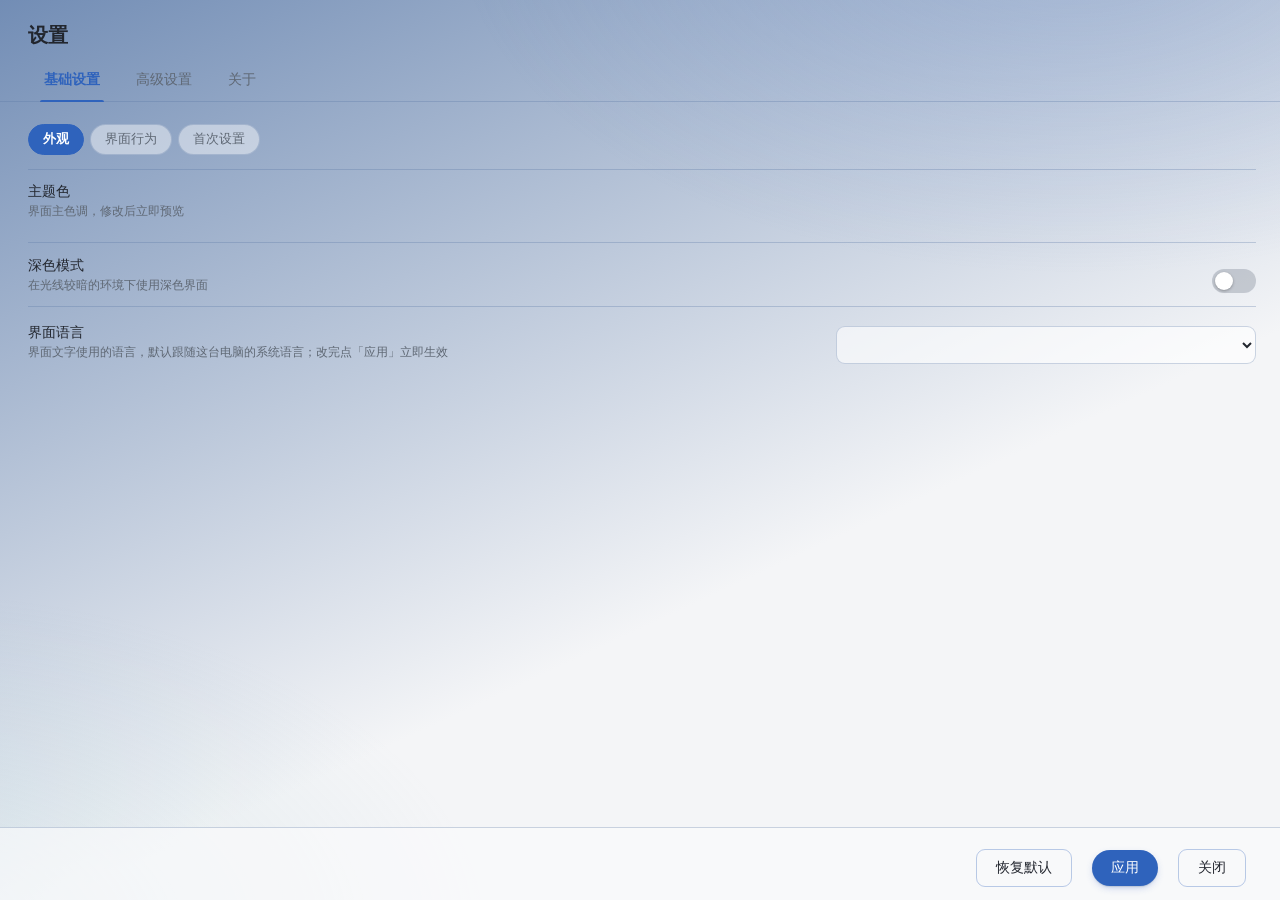
<file: assets/settings.html>
<!DOCTYPE html>
<html lang="zh-CN">
<head>
    <meta charset="UTF-8">
    <title data-i18n="set_title">设置</title>
    <link rel="stylesheet" href="css/style.css">
</head>
<body class="window-body">
    <div class="loading-bar" id="loading-bar"></div>

    <header class="window-header">
        <h1 data-i18n="set_title">设置</h1>
    </header>

    <nav class="tabs" role="tablist">
        <button class="tab active" data-tab="general" role="tab" onclick="switchTab('general', event)" data-i18n="set_tab_general">基础设置</button>
        <button class="tab" data-tab="advanced" role="tab" onclick="switchTab('advanced', event)" data-i18n="set_tab_advanced">高级设置</button>
        <button class="tab" data-tab="about" role="tab" onclick="switchTab('about', event)" data-i18n="set_tab_about">关于</button>
    </nav>

    <main class="window-main">
        <!-- 三个标签页用的是同一种形态：页内再分小页（.subtabs + .subpanel），
             一个小页一屏放得下。以前基础/高级是「一长页卡片排到底」，
             他要的就是「关于」那种一页里分小页的样子（2026-10-31 图5 圈的）。
             控件的 id 一个都没动：后端按 id 读写配置，验收也按 id 断言。 -->
        <section class="tab-panel active" id="tab-general">
            <nav class="subtabs" role="tablist">
                <button class="subtab active" data-sub="appearance" role="tab"
                        onclick="switchSettingSub('general', 'appearance', event)"
                        data-i18n="set_group_appearance">外观</button>
                <button class="subtab" data-sub="interface" role="tab"
                        onclick="switchSettingSub('general', 'interface', event)"
                        data-i18n="set_group_interface">界面行为</button>
                <button class="subtab" data-sub="first-run" role="tab"
                        onclick="switchSettingSub('general', 'first-run', event)"
                        data-i18n="set_group_first_run">首次设置</button>
            </nav>

            <div class="subpanel active" id="general-appearance">
                <!-- 色板一行放不下十个，整行改成上下排布，标签才不会被压成一列竖字 -->
                <div class="setting-row stack">
                    <div class="setting-label">
                        <span class="setting-title" data-i18n="set_theme">主题色</span>
                        <span class="setting-desc" data-i18n="set_theme_desc">界面主色调，修改后立即预览</span>
                    </div>
                    <div class="theme-swatches" id="theme-swatches"></div>
                </div>
                <div class="setting-row">
                    <div class="setting-label">
                        <span class="setting-title" data-i18n="set_dark">深色模式</span>
                        <span class="setting-desc" data-i18n="set_dark_desc">在光线较暗的环境下使用深色界面</span>
                    </div>
                    <label class="switch">
                        <input type="checkbox" id="opt-dark" onchange="previewTheme()">
                        <span class="slider"></span>
                    </label>
                </div>
                <!-- 语言放在外观里：它改的就是「看起来是什么样」，和主题色、深色是同一类。
                     下拉框 onchange 只写进控件，点「应用」才落盘并广播（和其他项一致） -->
                <div class="setting-row">
                    <div class="setting-label">
                        <span class="setting-title" data-i18n="set_language">界面语言</span>
                        <span class="setting-desc" data-i18n="set_language_desc">界面文字使用的语言，默认跟随这台电脑的系统语言；改完点「应用」立即生效</span>
                    </div>
                    <select id="opt-language"></select>
                </div>
            </div>

            <div class="subpanel" id="general-interface">
                <div class="setting-row">
                    <div class="setting-label">
                        <span class="setting-title" data-i18n="set_notes">功能说明</span>
                        <span class="setting-desc" data-i18n="set_notes_desc">显示在各功能下方的操作说明；熟悉功能后可关闭，界面更简洁</span>
                    </div>
                    <label class="switch">
                        <!-- 出厂默认「开」要和 DEFAULT_CONFIG 一致：配置是异步读回来的，
                             没有这个 checked 的话窗口刚出来那一瞬是「关」，
                             在那一瞬点保存会把用户的设置写成关。 -->
                        <input type="checkbox" id="opt-notes" checked>
                        <span class="slider"></span>
                    </label>
                </div>
                <div class="setting-row">
                    <div class="setting-label">
                        <span class="setting-title" data-i18n="set_nav_hover">导航栏悬停展开</span>
                        <span class="setting-desc" data-i18n="set_nav_hover_desc">导航栏收成图标条后，鼠标移到侧边就临时亮出功能名，移开自动收回；点右沿把手才是固定展开或固定收起</span>
                    </div>
                    <label class="switch">
                        <!-- 出厂默认「开」要和 DEFAULT_CONFIG 的 sidebar_hover_expand 一致，
                             理由同上面那一项：窗口刚出来那一瞬读的是这里的初值。 -->
                        <input type="checkbox" id="opt-nav-hover" checked>
                        <span class="slider"></span>
                    </label>
                </div>
            </div>

            <div class="subpanel" id="general-first-run">
                <div class="setting-row">
                    <div class="setting-label">
                        <span class="setting-title" data-i18n="set_wizard">设置向导</span>
                        <span class="setting-desc" data-i18n="set_wizard_desc">重新走一遍首次启动时的语言 / 外观 / 许可 / 更新设置</span>
                    </div>
                    <button class="btn ghost" onclick="runWizard()" data-i18n="set_run_wizard">运行向导</button>
                </div>
            </div>
        </section>

        <!-- 高级设置：更新 / 性能与暂存 / 日志与诊断 三个小页 -->
        <section class="tab-panel" id="tab-advanced">
            <nav class="subtabs" role="tablist">
                <button class="subtab active" data-sub="update" role="tab"
                        onclick="switchSettingSub('advanced', 'update', event)"
                        data-i18n="set_group_update">更新</button>
                <button class="subtab" data-sub="performance" role="tab"
                        onclick="switchSettingSub('advanced', 'performance', event)"
                        data-i18n="set_group_performance">性能与暂存</button>
                <button class="subtab" data-sub="log" role="tab"
                        onclick="switchSettingSub('advanced', 'log', event)"
                        data-i18n="set_group_log">日志与诊断</button>
            </nav>

            <div class="subpanel active" id="advanced-update">
                <div class="setting-row">
                    <div class="setting-label">
                        <span class="setting-title" data-i18n="set_auto_update">启动时自动检查更新</span>
                        <span class="setting-desc" data-i18n="set_auto_update_desc">发现新版本时提示；未联网或已是最新时静默跳过</span>
                    </div>
                    <label class="switch">
                        <!-- 同「功能说明」：出厂态要和 DEFAULT_CONFIG 的 true 对上。
                             配置是异步读回来的，这里不写 checked 的话窗口刚出来是「关」，
                             那一瞬点保存就把用户的自动更新悄悄关了。 -->
                        <input type="checkbox" id="opt-update" checked>
                        <span class="slider"></span>
                    </label>
                </div>
                <div class="setting-row">
                    <div class="setting-label">
                        <span class="setting-title" data-i18n="set_check_now">现在检查一次</span>
                        <span data-i18n="set_update_checked" class="setting-desc" id="update-result">尚未检查</span>
                    </div>
                    <button class="btn ghost" onclick="checkUpdateNow()" data-i18n="set_check_update">检查更新</button>
                </div>
                <div class="setting-row">
                    <div class="setting-label">
                        <span class="setting-title" data-i18n="set_shell_menu">资源管理器右键菜单</span>
                        <span class="setting-desc" data-i18n="set_shell_menu_desc">在 .pdf 文件的右键菜单与「打开方式」里加入本软件；只改当前用户的设置，关掉即撤销，不动 .pdf 的默认打开程序</span>
                    </div>
                    <label class="switch">
                        <!-- 出厂默认「关」要和 DEFAULT_CONFIG 的 shell_context_menu 一致：
                             这一项动的是用户自己的资源管理器，不能程序先斩后奏；
                             窗口刚出来那一瞬读的就是这里的初值（理由同其它开关）。 -->
                        <input type="checkbox" id="opt-shell-menu">
                        <span class="slider"></span>
                    </label>
                </div>
            </div>

            <div class="subpanel" id="advanced-performance">
                <div class="setting-row">
                    <div class="setting-label">
                        <span class="setting-title" data-i18n="set_thumb_dpi">页面缩略图清晰度</span>
                        <span class="setting-desc" data-i18n="set_thumb_dpi_desc">页面管理里每格页面的清楚程度。越清楚越费内存和显图时间；千页以上的册子建议标清</span>
                    </div>
                    <select id="opt-thumb-dpi">
                        <option value="64" data-i18n="dpi_std">标清（默认）</option>
                        <option value="96" data-i18n="dpi_hd">高清</option>
                        <option value="128" data-i18n="dpi_uhd">超清</option>
                    </select>
                </div>
                <div class="setting-row">
                    <div class="setting-label">
                        <span class="setting-title" data-i18n="set_draft_policy">未保存的页面改动</span>
                        <span class="setting-desc" data-i18n="drafts_desc_long">页面管理里的改动每停手 0.8 秒留一份底，程序被强杀或断电后下次打开同一份 PDF 会问你要不要接上。留的只是页序和旋转，不含页面内容</span>
                    </div>
                    <select id="opt-draft-policy">
                        <option data-i18n="set_draft_keep_recent" value="keep_recent">保留最近 10 份（默认）</option>
                        <option data-i18n="set_draft_keep_current" value="keep_current">只留当前这一份</option>
                        <option data-i18n="set_draft_off" value="off">不留底</option>
                    </select>
                </div>
                <div class="setting-row">
                    <div class="setting-label">
                        <span class="setting-title" data-i18n="set_ocr_preload">OCR 后台预加载</span>
                        <span class="setting-desc" data-i18n="set_ocr_preload_desc">打开程序后就在后台把文字识别引擎准备好，第一次用 OCR 不用干等；关掉可以少占几百 MB 内存</span>
                    </div>
                    <label class="switch">
                        <!-- 出厂默认要和 DEFAULT_CONFIG 的 ocr_preload 对上（同「功能说明」那条理由） -->
                        <input type="checkbox" id="opt-ocr-preload" checked>
                        <span class="slider"></span>
                    </label>
                </div>
            </div>

            <div class="subpanel" id="advanced-log">
                <!-- 日志这一项内容多（路径 + 两句占用说明 + 两个按钮），
                     整行改成上下排布，标签才不会被压成一窄条 -->
                <div class="setting-row stack">
                    <div class="setting-label">
                        <span class="setting-title" data-i18n="set_log">运行日志</span>
                        <span class="setting-desc" id="log-path">—</span>
                        <span class="setting-desc" id="log-usage">—</span>
                        <span class="setting-desc" id="log-protected">—</span>
                    </div>
                    <!-- 日志固定写在同一个目录里：运行日志可清，
                         安装/首次运行与报错日志另外留存、不参与清理 -->
                    <div class="row">
                        <button class="btn ghost" onclick="openLog()" data-i18n="set_open_log">打开日志目录</button>
                        <button class="btn ghost" onclick="clearLog()" data-i18n="set_clean_log">清理日志</button>
                    </div>
                </div>
            </div>
        </section>

        <!-- 关于：基本信息 / 更新日志 / 使用条款 收在同一模块下，顶层只留三个标签 -->
        <section class="tab-panel" id="tab-about">
            <div class="about-head">
                <img class="about-badge" id="about-icon" src="img/icon.png" alt="PDF Toolkit图标">
                <div>
                    <h2 data-i18n="app_title" id="about-name">PDF Toolkit</h2>
                    <p class="about-version">版本 <b id="about-version">—</b></p>
                </div>
            </div>

            <nav class="subtabs" role="tablist">
                <button data-i18n="set_basic" class="subtab active" data-sub="info" role="tab" onclick="switchAboutSub('info', event)">基本信息</button>
                <button data-i18n="set_changelog" class="subtab" data-sub="changes" role="tab" onclick="switchAboutSub('changes', event)">更新日志</button>
                <button data-i18n="wiz_title_license" class="subtab" data-sub="license" role="tab" onclick="switchAboutSub('license', event)">使用条款</button>
            </nav>

            <div class="subpanel active" id="about-info">
                <div class="setting-row">
                    <div class="setting-label">
                        <span data-i18n="set_author" class="setting-title">作者</span>
                    </div>
                    <span class="setting-desc" id="about-author">—</span>
                </div>
                <div class="setting-row">
                    <div class="setting-label">
                        <span data-i18n="set_source" class="setting-title">更新源</span>
                        <span class="setting-desc" id="about-update-url">—</span>
                    </div>
                    <button data-i18n="set_open_browser" class="btn ghost" onclick="openUpdatePage()">在浏览器中查看</button>
                </div>
                <div class="setting-row">
                    <div class="setting-label">
                        <span data-i18n="set_config" class="setting-title">配置文件</span>
                        <span class="setting-desc" id="about-config">—</span>
                    </div>
                </div>
            </div>

            <!-- 更新日志：联网读取 + 本地缓存，正文来自仓库 README.md，只显示本机这个大版本 -->
            <div class="subpanel" id="about-changes">
                <div class="license-bar">
                    <span class="setting-desc" id="changes-meta">—</span>
                    <button data-i18n="set_refresh" class="btn ghost" onclick="refreshChanges()">获取最新</button>
                    <button data-i18n="set_open_browser" class="btn ghost" onclick="openUpdateReleasePage()">在浏览器中查看</button>
                </div>
                <div data-i18n="set_loading" class="license-text markdown-body" id="changes-text">正在加载…</div>
            </div>

            <div class="subpanel" id="about-license">
                <div class="license-bar">
                    <span class="setting-desc" id="license-meta">—</span>
                    <button data-i18n="set_refresh" class="btn ghost" onclick="refreshLicense()">获取最新</button>
                    <button data-i18n="set_open_browser" class="btn ghost" onclick="openLicensePage()">在浏览器中查看</button>
                </div>
                <div data-i18n="set_loading" class="license-text markdown-body" id="license-text">正在加载…</div>
            </div>
        </section>
    </main>

    <footer class="window-footer">
        <span class="status" id="settings-status"></span>
        <div class="spacer"></div>
        <button class="btn ghost" onclick="restoreDefaults()" data-i18n="set_restore">恢复默认</button>
        <button class="btn" onclick="applySettings()" data-i18n="set_apply">应用</button>
        <button class="btn ghost" onclick="closeSettingsWindow()" data-i18n="set_close">关闭</button>
    </footer>

    <!-- 发现新版本：正文是 README 里的更新日志，联网读取、渲染方式与许可协议一致 -->
    <div class="modal-mask hidden" id="update-modal">
        <div class="modal update-modal">
            <div class="update-head">
                <img class="update-icon" src="img/icon.png" alt="PDF Toolkit图标">
                <div>
                    <h3 data-i18n="update_available" id="update-modal-title">发现新版本</h3>
                    <p class="update-sub" id="update-modal-sub">—</p>
                </div>
            </div>
            <p class="update-section-title" data-i18n="update_section_title">本次更新内容</p>
            <div data-i18n="dyn_1331" class="update-body markdown-body" id="update-modal-notes">正在加载更新内容…</div>
            <p class="update-meta" id="update-modal-meta"></p>
            <div class="update-actions">
                <button data-i18n="wiz_later" class="btn ghost" onclick="closeUpdateModal()">稍后再说</button>
                <span class="spacer"></span>
                <button class="btn ghost" onclick="openUpdateReleasePage()" data-i18n="update_full_changelog">查看完整更新日志</button>
                <button data-i18n="update_now" class="btn" id="update-download" onclick="downloadUpdate()">立即下载</button>
            </div>
        </div>
    </div>

    <div class="modal-mask hidden" id="message-modal">
        <div class="modal">
            <h3 id="message-modal-title"></h3>
            <p id="message-modal-text" class="modal-text"></p>
            <div class="row" id="message-modal-actions"></div>
        </div>
    </div>

    <div class="toast" id="toast"></div>

    <script src="js/common.js"></script>
    <script src="js/markdown.js"></script>
    <script src="js/settings.js"></script>
</body>
</html>
</file>
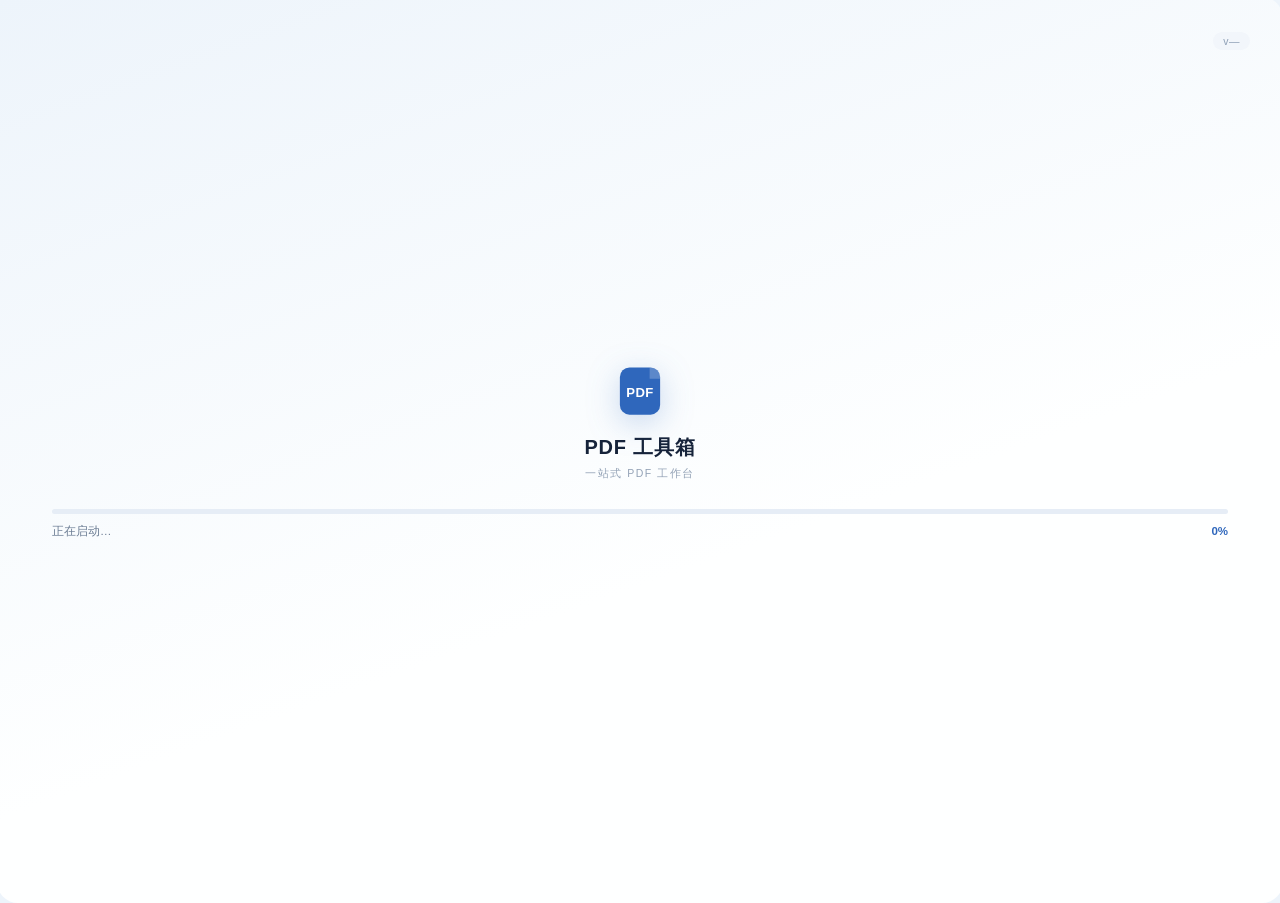
<file: assets/splash.html>
<!DOCTYPE html>
<html lang="zh-CN">
<head>
<meta charset="UTF-8">
<title>正在启动</title>
<style>
    * { margin: 0; padding: 0; box-sizing: border-box; }
    html, body { height: 100%; overflow: hidden; }

    body {
        font-family: 'Segoe UI', 'Microsoft YaHei', -apple-system, sans-serif;
        /* 底色只兜两件事：页面画出来之前窗口本身的颜色，和圆角外那四个角。
           两者都和 main.py 的 background_color / 窗口裁圆对齐，交接时才看不出接缝。 */
        background: var(--base-bg, #edf4fb);
        padding: 0;
        user-select: none;
        cursor: default;
        -webkit-font-smoothing: antialiased;
    }

    /* 深浅模式下的渐变落点不一样，切换时给一点点缓冲。
       body 不在名单里：启动画面的主题是解析 url 时同步定好的（下面 applyTheme 那一处），
       整窗活下来也只有这一档颜色，没有「运行中换色」需要缓冲。给它挂上 background-color
       过渡，反而让首帧从 CSS 里那个兜底色慢慢淡到主题淡化色——窗口底色已经是后者，
       于是交接那 0.3s 里板子和窗口底是两种颜色。 */
    .panel, h1, .tagline, .chip, .meta, .track, #hint {
        transition: background .3s ease, background-color .3s ease, color .3s ease;
    }

    /*
     * 整个窗口就是一块圆角面板，不再「底 + 卡片」两层。
     * 以前外面那层底按主题染成饱和蓝、里面再嵌一张近白的卡片，
     * 于是卡片四周留着一圈 18px 的蓝边——用户看到的就是一个框，
     * 窗口即便已经裁成圆角，那圈蓝边也还是把方形轮廓描了出来。
     * 窗口尺寸交给 inset:0 铺满，圆角由窗口区域（main.py）和这里的 border-radius 同时保证。
     */
    .panel {
        position: absolute;
        /*
         * 往外多铺 3px、圆角同步放大 3px。窗口区域按 18px 裁（main.py），面板自己的弧
         * 于是落在裁切线更外侧：圆角以内每一个像素都由面板画，既不会漏出窗口底色，也不会
         * 漏出窗口矩形那一圈 1px 描边——之前就是这一圈描边在四个角外头看着像个小直角框。
         */
        inset: -3px;
        background: var(--panel-bg, linear-gradient(160deg, #edf4fb 0%, #feffff 60%));
        border-radius: 21px;
        display: flex;
        flex-direction: column;
        align-items: center;
        justify-content: center;
        /* 面板比窗口大 3px，内边距照原样加回去，内容才不会跟着挪位 */
        padding: 47px 55px 45px;
        overflow: hidden;
    }

    /* 入场动画只动内容，不动面板：面板一缩放就会把四角的底色露出来 */
    .stack {
        width: 100%;
        display: flex;
        flex-direction: column;
        align-items: center;
        animation: rise .45s cubic-bezier(.2, .8, .3, 1) both;
    }
    @keyframes rise {
        from { transform: translateY(10px); opacity: .75; }
        to   { transform: none; opacity: 1; }
    }

    body.dark { --title: #ececec; --sub: #9aa0a6; }

    .chip {
        position: absolute;
        /* 定位基准是往外扩了 3px 的面板，所以往下 3px、往左 3px 才回到原来那个位置 */
        top: 35px;
        right: 33px;
        font-size: 10.5px;
        letter-spacing: .5px;
        color: var(--sub, #8fa0b6);
        background: var(--chip-bg, #f2f6fb);
        border-radius: 999px;
        padding: 3px 10px;
    }

    body.dark .chip { --chip-bg: rgba(255, 255, 255, .07); }

    .logo { filter: drop-shadow(0 8px 16px color-mix(in srgb, var(--primary, #2f67bc) 26%, transparent)); }
    .logo rect { fill: var(--primary, #2f67bc); }

    h1 {
        margin-top: 15px;
        font-size: 20px;
        font-weight: 700;
        letter-spacing: .8px;
        color: var(--title, #16233a);
    }
    .tagline {
        margin-top: 6px;
        font-size: 10.5px;
        letter-spacing: 1.5px;
        text-transform: uppercase;
        color: var(--sub, #93a2b6);
    }

    .progress { width: 100%; margin-top: 28px; }
    .track {
        height: 5px;
        border-radius: 999px;
        background: var(--track-bg, #e6edf6);
        overflow: hidden;
    }
    body.dark .track { --track-bg: rgba(255, 255, 255, .1); }
    .fill {
        height: 100%;
        width: 0;
        border-radius: 999px;
        background: linear-gradient(90deg, var(--primary, #2f67bc), color-mix(in srgb, var(--primary, #2f67bc) 45%, #ffffff));
        transition: width .2s ease-out;
    }
    .meta {
        margin-top: 10px;
        display: flex;
        align-items: baseline;
        justify-content: space-between;
        font-size: 11.5px;
        color: var(--sub, #6b7c93);
    }
    #status { animation: breathe 1.6s ease-in-out infinite; }
    @keyframes breathe { 0%, 100% { opacity: .55; } 50% { opacity: 1; } }
    #percent {
        font-variant-numeric: tabular-nums;
        font-weight: 600;
        color: var(--primary, #2f67bc);
    }

    /* 加载太久 / 启动失败时才出现，平时完全不占位置 */
    #hint {
        display: none;
        margin-top: 14px;
        max-width: 100%;
        font-size: 11px;
        line-height: 1.6;
        text-align: center;
        white-space: pre-wrap;
        word-break: break-all;
        color: var(--sub, #6b7c93);
    }
    #hint.show { display: block; }
    #hint.error { color: #d92f52; animation: none; }
    body.dark #hint.error { color: #ff8ea3; }
</style>
</head>
<body>
    <div class="panel">
        <div class="chip">v<span id="ver">—</span></div>

        <div class="stack">
            <svg class="logo" viewBox="0 0 64 64" width="56" height="56" aria-hidden="true">
                <rect x="9" y="5" width="46" height="54" rx="11"/>
                <path d="M43 5h1a11 11 0 0 1 11 11v2H43z" fill="#ffffff" fill-opacity=".22"/>
                <text x="32" y="39" text-anchor="middle"
                      font-family="Segoe UI, Arial, sans-serif"
                      font-size="15" font-weight="700" fill="#ffffff"
                      letter-spacing=".5">PDF</text>
            </svg>

            <h1 id="app-name">PDF 工具箱</h1>
            <div class="tagline" id="app-tagline">一站式 PDF 工作台</div>

            <div class="progress">
                <div class="track"><div class="fill" id="fill"></div></div>
                <div class="meta">
                    <span id="status">正在启动…</span>
                    <span id="percent">0%</span>
                </div>
            </div>
            <div id="hint"></div>
        </div>
    </div>

<script>
    (function () {
        // 与 assets/js/common.js 的 themeGradients、core/splash.py 的 PANEL_START_* 保持一致：
        // 启动画面要求零依赖，所以这张表在这里再写一份，改主题色时三处一起改。
        var PALETTE = {
            blue:   { light: { start: '#728db5', end: '#f4f5f7', primary: '#2f67bc' }, dark: { start: '#141b24', end: '#090b0e', primary: '#84a5d6' } },
            green:  { light: { start: '#72b593', end: '#f4f7f6', primary: '#218552' }, dark: { start: '#14241c', end: '#090e0c', primary: '#6ece9d' } },
            cyan:   { light: { start: '#72b0b5', end: '#f4f7f7', primary: '#2a9fa9' }, dark: { start: '#142224', end: '#090e0e', primary: '#6ec7ce' } },
            teal:   { light: { start: '#72b5b0', end: '#f4f7f7', primary: '#1e7b72' }, dark: { start: '#142422', end: '#090e0e', primary: '#74c9c1' } },
            purple: { light: { start: '#7c72b5', end: '#f5f4f7', primary: '#422fbc' }, dark: { start: '#171424', end: '#0a090e', primary: '#9085d6' } },
            pink:   { light: { start: '#b57297', end: '#f7f4f6', primary: '#bc2f7c' }, dark: { start: '#24141d', end: '#0e090c', primary: '#d98db6' } },
            red:    { light: { start: '#b57380', end: '#f7f4f5', primary: '#bb304c' }, dark: { start: '#241418', end: '#0e090a', primary: '#da909f' } },
            orange: { light: { start: '#b58f72', end: '#f7f6f4', primary: '#bc6c2f' }, dark: { start: '#241b14', end: '#0e0b09', primary: '#ce986e' } },
            amber:  { light: { start: '#b59772', end: '#f7f6f4', primary: '#a36b29' }, dark: { start: '#241d14', end: '#0e0c09', primary: '#cea26e' } },
            slate:  { light: { start: '#8090a8', end: '#f5f6f7', primary: '#3c5981' }, dark: { start: '#181b20', end: '#0a0b0d', primary: '#94a3b8' } }
        };

        var fill = document.getElementById('fill');
        var statusEl = document.getElementById('status');
        var percentEl = document.getElementById('percent');
        var verEl = document.getElementById('ver');
        var hintEl = document.getElementById('hint');

        /*
         * 面板不再分「底 + 卡片」两层，所以这里把主题色直接淡化成一块能压住深色文字的板子。
         * --base-bg 取面板左上角那一档颜色，和 core/splash.py 的 splash_background_color
         * 算的是同一个式子：页面画出来之前窗口就是那个颜色，圆角外那四个角也用它，
         * 交接时才看不出换过一次色。
         */
        function applyTheme(theme) {
            var named = PALETTE[theme && theme.theme_color] || PALETTE.blue;
            var dark = !!(theme && theme.dark_mode);
            var c = dark ? named.dark : named.light;
            var body = document.body;
            body.classList.toggle('dark', dark);
            var start = dark ? mix(c.start, '#1b1d33', .7) : mix(c.start, '#ffffff', .9);
            var end = dark ? mix(c.end, '#101018', .8) : mix(c.end, '#ffffff', .9);
            body.style.setProperty('--base-bg', start);
            body.style.setProperty('--panel-bg', 'linear-gradient(160deg, ' + start + ' 0%, ' + end + ' 60%)');
            body.style.setProperty('--primary', c.primary);
        }

        // 两个 6 位十六进制色按比例混合，返回 rgb() 串
        function mix(a, b, ratio) {
            var ca = hexToRgb(a), cb = hexToRgb(b);
            if (!ca || !cb) return a;
            var ch = function (i) { return Math.round(ca[i] * (1 - ratio) + cb[i] * ratio); };
            return 'rgb(' + ch(0) + ',' + ch(1) + ',' + ch(2) + ')';
        }
        function hexToRgb(hex) {
            var m = /^#?([0-9a-f]{6})$/i.exec(hex || '');
            if (!m) return null;
            var n = parseInt(m[1], 16);
            return [(n >> 16) & 255, (n >> 8) & 255, n & 255];
        }

        /*
         * 版本号和主题是后端建窗口时挂在 url 上的，这里同步读一次。
         * 走 js_api 要等 pywebview 注入完再跨进程取一回，打包成品实测慢 1s 上下；
         * 启动画面统共停两三秒，等下来深色模式的用户基本全程在看默认蓝。
         */
        var params = new URLSearchParams(location.search);
        if (params.get('v')) verEl.textContent = params.get('v');
        if (params.get('t')) applyTheme({theme_color: params.get('t'), dark_mode: params.get('d') === '1'});

        /*
         * 界面语言同样挂在 url 上（core/splash.py 的 splash_query）。
         * 启动画面只有两三秒，等 js_api 取文案就来不及了：第一帧就得是用户那门语言。
         * 读不到（url 被手改、老参数）就退回页面上写死的简体中文，不会白屏。
         */
        var TEXTS = {};
        try { TEXTS = JSON.parse(params.get('x') || '{}') || {}; } catch (e) { TEXTS = {}; }
        function txt(key, fallback) { return TEXTS[key] || fallback; }
        if (TEXTS.splash_title) document.title = TEXTS.splash_title;
        if (TEXTS.splash_status) statusEl.textContent = TEXTS.splash_status;
        // 软件名和那句副标题也按语言写：页面上那两行是简体中文兜底，
        // 只有 url 上那份文案没带过来（被手改坏）时才露出来。
        if (TEXTS.app_title) document.getElementById('app-name').textContent = TEXTS.app_title;
        if (TEXTS.app_tagline) document.getElementById('app-tagline').textContent = TEXTS.app_tagline;

        var painted = false;

        function connect() {
            var api = window.pywebview && window.pywebview.api;
            if (!api || painted || !api.report_painted) return;
            painted = true;
            // 首帧时间戳由后端记录：启动画面还得再留多久，从这里算而不是从进程启动算
            // 这一次往返同时把当前进度取回来，省掉页面从 0 重放一遍
            Promise.resolve(api.report_painted()).then(applyStage).catch(function () { painted = false; });
        }

        /*
         * pywebview 的 api 是在页面跑起来之后才注入的，
         * 只试一次会把「首帧已经画好」这件事整个丢掉，
         * 后端等不到信号只能按超时算，启动画面就白多等十秒。
         */
        if (window.requestAnimationFrame) {
            requestAnimationFrame(function () { requestAnimationFrame(connect); });
        }
        window.addEventListener('pywebviewready', connect);
        var tries = 0;
        var connectTimer = setInterval(function () {
            connect();
            // 打包成品冷启动时 pymupdf 会把 GIL 占满，api 注入能拖到七八秒以后，
            // 轮询要撑过后端等首帧的那 10s，否则两边各自按超时走
            if (painted || ++tries > 150) clearInterval(connectTimer);
        }, 80);
        connect();

        /*
         * 进度条只跟着后端的真实里程碑走。
         *
         * 里程碑（核心模块就绪 / 主窗口建好 / 页面 loaded）是跳变的，直接显示会一顿一顿，
         * 所以这里记住后端确认到的位置 target，画面上的 progress 匀速去追它，
         * 但绝不越过 target——条子宁可走得慢，也不能骗人说快好了。
         */
        var target = 0;
        var progress = 0;
        var stopped = false;
        var startedAt = Date.now();

        function draw() {
            fill.style.width = progress + '%';
            percentEl.textContent = Math.round(progress) + '%';
        }

        function setStage(percent, label) {
            if (stopped) return;
            var p = Number(percent);
            if (!isFinite(p)) return;
            p = Math.max(0, Math.min(100, p));
            if (label) statusEl.textContent = label;
            if (p <= target) return;
            target = p;
            // 最后一步不再匀速追：条子直接扫到尾，配合 .fill 的 0.2s 过渡正好走完
            if (target >= 100) {
                progress = 100;
                draw();
            }
        }
        window.setStartupStage = setStage;

        setInterval(function () {
            if (stopped) return;
            if (progress < target) {
                // 每 45ms 最多走 5.5 个点（约 120%/s）：整个启动只有一两秒，
                // 追得慢的条子永远落在里程碑后面，交接时停在四成多，看起来还是假的。
                progress = Math.min(target, progress + Math.max(0.6, Math.min(5.5, (target - progress) * 0.16)));
                draw();
            }
            // 核心模块比平时慢（冷启动、杀软扫描），提前给句话，别让人以为卡死了
            if (!hintEl.classList.contains('show') && Date.now() - startedAt > 15000) {
                hintEl.className = 'show';
                hintEl.textContent = txt('splash_slow', '首次启动需要多加载一些组件，请稍等…');
            }
        }, 45);

        /*
         * 首帧信号顺带把当前进度取回来：后端此时多半已经走完几个里程碑了
         * （页面要等 WebView2 初始化，那三四秒里核心模块早就加载完了），
         * 少一次往返就少一次「条子从 0 开始重放」。
         */
        function applyStage(res) {
            if (res && res.success) setStage(res.percent, res.label);
        }

        // 后端的 evaluate_js 推不过来的话（GUI 线程被重依赖占住），页面自己来问
        var pullTimer = setInterval(function () {
            var api = window.pywebview && window.pywebview.api;
            if (!api || !api.startup_stage) return;
            if (target >= 100 || Date.now() - startedAt > 60000) {
                clearInterval(pullTimer);
                return;
            }
            Promise.resolve(api.startup_stage()).then(applyStage).catch(function () {});
        }, 300);

        // 后端加载核心模块失败时调用：进度条与轮询全部停住，把日志位置告诉用户
        window.showStartupFailure = function (message) {
            stopped = true;
            clearInterval(pullTimer);
            statusEl.style.animation = 'none';
            statusEl.textContent = txt('splash_failed', '启动失败');
            hintEl.className = 'show error';
            hintEl.textContent = message || txt('splash_failed', '启动失败');
        };
    })();
</script>
</body>
</html>
</file>
<file: assets/css/style.css>
:root {
    /* ==================== 设计令牌 ====================
     * 间距、圆角、阴影、描边四件事各只在这一段里定义一次，改风格不用满文件找数值。
     *
     * 间距基数取 13px 而不是 8/16：8 的整数倍会让每一层留白都落在同一格上，
     * 满屏对齐得像没改过色的模板；13 这一档把相邻层级拉开，又不至于散。
     * --sp-* 按 1.3 倍左右递进，尾数故意不齐（7/10/13/17/22/29）。
     */
    --spacing-base: 13px;
    --sp-1: 7px;
    --sp-2: 10px;
    --sp-3: var(--spacing-base);
    --sp-4: 17px;
    --sp-5: 22px;
    --sp-6: 29px;
    --sp-7: 38px;

    /* 圆角分档：卡片收到 6px（16px 的大圆角是「默认主题」的脸），主按钮给 20px 走胶囊，
       控件一档 9px，角标那种装饰件用 2px 的准直角把「工具感」拉回来。 */
    --radius: 6px;
    --radius-card: 6px;
    --radius-ctl: 9px;
    --radius-cta: 20px;
    --radius-sharp: 2px;

    /* 双层阴影：近处 1px 那层定住轮廓，远处大半径低透明度那层撑体积。
       单层大模糊（原来那套 0 6px 24px/0.06）在浅底上会糊成一片，卡片没有「落在桌上」的感觉。 */
    --shadow-sm: 0 1px 1px rgba(23, 28, 38, 0.05), 0 2px 5px -2px rgba(23, 28, 38, 0.09);
    --shadow-md: 0 1px 2px rgba(23, 28, 38, 0.06), 0 10px 22px -10px rgba(23, 28, 38, 0.17);
    --shadow-lg: 0 2px 3px rgba(23, 28, 38, 0.07), 0 20px 44px -16px rgba(23, 28, 38, 0.23);
    --blur: 18px;

    --bg-start: #728db5;
    --bg-end: #f4f5f7;
    --text: #22262e;
    --text-secondary: #5f6874;
    --card-bg: rgba(252, 252, 253, 0.72);
    --card-bg-hover: rgba(255, 255, 255, 0.9);
    --sidebar-bg: rgba(250, 251, 252, 0.66);
    /* 导航栏宽度只有一个来源：侧栏自己、收起键的横向位置都读它，
       收成图标条时（见 body.sidebar-collapsed）两个地方一起变，把手才不会错位。
       220/68 这组数还被装机版量着（展开宽、收起宽、主区增宽 152），别改。
       悬停临时展开用的是「负 margin 把占位抵掉」，那条偏移也由这两个宽度算出来，
       所以这里改数字，悬停展开的浮出量自动跟着对。 */
    --sidebar-expanded-w: 220px;
    --sidebar-rail-w: 68px;
    --sidebar-w: var(--sidebar-expanded-w);
    /* 展开/收起那一下的手感只有一个来源：宽度和让位用同一条曲线同一段时间，
       两边才会「一起动」而不是先宽一下再滑一下。 */
    --nav-dur: 0.24s;
    --nav-ease: cubic-bezier(.32, .72, 0, 1);
}
/*
 * 颜色令牌分两层放，这是这套变量唯一一处需要解释的坑：
 * 自定义属性的 var() 是在「声明它的那一层」就替换完的，子孙继承到的是算好的结果。
 * 主题色由 applyThemeColor() 写成 body 的行内样式，所以凡是要掺主色的派生令牌
 * （描边、浅底、hover 色、装饰层）都必须声明在 body 上，写在 :root 就会永远停在默认蓝。
 * 饱和度压在 60%：再高就是默认模板那种衬衫蓝。HSL 分三档存是为了让派生态用 calc 推，
 * 不必每换一个主题就手写六个色值。
 */
body {
    --hue: 218;
    --sat: 60%;
    --light: 46%;
    --primary: hsl(var(--hue), var(--sat), var(--light));
    --primary-hover: hsl(var(--hue), var(--sat), calc(var(--light) - 7%));
    --primary-active: hsl(var(--hue), var(--sat), calc(var(--light) - 12%));
    --primary-tint: hsl(var(--hue), calc(var(--sat) * 0.82), 92%);
    /* 描边不写死灰：主色掺进去，换主题时边框一起变，不会出现「灰框配蓝主题」的脱节。
       掺 13% 是浅底上刚好看得见一线、又不会显得每块都描了边的位置。 */
    --border: color-mix(in srgb, var(--primary) 13%, rgba(120, 130, 145, 0.2));
    --border-strong: color-mix(in srgb, var(--primary) 32%, transparent);
    --hover-bg: color-mix(in srgb, var(--primary) 6%, rgba(255, 255, 255, 0.45));
    --active-bg: color-mix(in srgb, var(--primary) 11%, transparent);
    /* 每次启动由后端注入的极细色偏（±5 度）和时段冷暖（-8..8 度），只喂下面 --decor-*：
       不进 --primary、不进 --bg-start——验收脚本钉的就是那两处渲染色，
       装饰层飘一点没人断言，用户也只当今天的屏幕光不太一样。 */
    --hue-offset: 0;
    --decor-warmth: 0;
    --decor-a: hsl(calc(var(--hue) + var(--hue-offset) + var(--decor-warmth)), 44%, 62%);
    --decor-b: hsl(calc(var(--hue) + var(--hue-offset) - 28 + var(--decor-warmth)), 36%, 72%);
}
/* 深色模式：只覆盖非颜色变量；--primary 由 JS 动态设置到 body 上。
   暗部一律带灰（不是 #000/#1e1e1e 那种死黑），文字给到 #dfe2e8 而不是纯白，
   否则玻璃层一叠，边界全在闪。 */
body.dark {
    --text: #dfe2e8;
    --text-secondary: #8f98a6;
    --card-bg: rgba(24, 27, 36, 0.62);
    --card-bg-hover: rgba(34, 38, 50, 0.74);
    --sidebar-bg: rgba(17, 19, 26, 0.68);
    --border: color-mix(in srgb, var(--primary) 26%, rgba(255, 255, 255, 0.1));
    --hover-bg: color-mix(in srgb, var(--primary) 12%, rgba(255, 255, 255, 0.05));
    --active-bg: color-mix(in srgb, var(--primary) 20%, transparent);
    --shadow-sm: 0 1px 1px rgba(0, 0, 0, 0.3), 0 2px 5px -2px rgba(0, 0, 0, 0.36);
    --shadow-md: 0 1px 2px rgba(0, 0, 0, 0.34), 0 10px 24px -10px rgba(0, 0, 0, 0.5);
    --shadow-lg: 0 2px 4px rgba(0, 0, 0, 0.38), 0 20px 46px -16px rgba(0, 0, 0, 0.62);
}
* { margin: 0; padding: 0; box-sizing: border-box; }
html, body { height: 100%; }
body {
    font-family: 'Segoe UI', 'Microsoft YaHei', -apple-system, sans-serif;
    background: linear-gradient(155deg, var(--bg-start) 0%, var(--bg-end) 62%);
    color: var(--text);
    overflow: hidden;
    display: flex;
    transition: background 0.24s cubic-bezier(.4,0,.2,1), color 0.2s;
    -webkit-font-smoothing: antialiased;
}
/*
 * 背景上再压一层两团斜射的色光，让整屏不是一张平铺渐变：
 * 左上偏主色、右下偏冷灰，卡片玻璃层透出来的底色就会随位置有一点点不同。
 * 这一层的色相由 --hue-offset / --decor-warmth 决定，后端每次启动给一点差（见 main.py）。
 * z-index:-1 让它落在内容之下、root 背景之上；卡片是半透明的，所以它必须真的在那儿。
 */
body::before {
    content: '';
    position: fixed;
    inset: 0;
    z-index: -1;
    pointer-events: none;
    background:
        radial-gradient(78% 62% at 84% -8%, color-mix(in srgb, var(--decor-a) 30%, transparent) 0%, transparent 62%),
        radial-gradient(70% 58% at -8% 104%, color-mix(in srgb, var(--decor-b) 24%, transparent) 0%, transparent 66%);
}

/* ========== 顶部加载进度条 ========== */
.loading-bar {
    position: fixed;
    top: 0; left: 0; right: 0;
    height: 3px;
    background: transparent;
    z-index: 99999;
    display: none;
    overflow: hidden;
    pointer-events: none;
}
.loading-bar.show { display: block; }
/* 长任务的进度与取消：右下角浮一条，任务在跑才出现。
   .job-bar.hidden 那条是必须的——.job-bar 自己带 display:flex，
   和全局 .hidden 同权重时后写的会赢，浮条就再也藏不掉了。 */
.job-bar {
    position: fixed; right: 18px; bottom: 18px; z-index: 99998;
    display: flex; align-items: center; gap: 10px;
    padding: 10px 12px;
    background: var(--card-bg);
    border: 1px solid var(--border);
    border-radius: var(--radius-ctl);
    box-shadow: 0 6px 20px rgba(0, 0, 0, 0.14);
    font-size: 12.5px;
}
.job-bar.hidden { display: none; }
.job-text { min-width: 96px; }
.job-track {
    width: 120px; height: 6px; border-radius: 3px;
    background: var(--hover-bg); overflow: hidden;
}
.job-fill { display: block; height: 100%; width: 0; background: var(--primary); transition: width 0.25s ease; }
.job-cancel { padding: 4px 10px; font-size: 12px; }
.job-cancel:disabled { opacity: 0.6; cursor: default; }
.loading-bar::before {
    content: '';
    display: block;
    height: 100%;
    width: 40%;
    background: linear-gradient(90deg, transparent, var(--primary), transparent);
    animation: loadingSlide 1.1s infinite ease-in-out;
}
@keyframes loadingSlide {
    0%   { transform: translateX(-100%); }
    100% { transform: translateX(350%); }
}

.sidebar {
    width: var(--sidebar-w);
    background: var(--sidebar-bg);
    /* 侧栏也不挂 backdrop-filter（2026-10-27 实测）：它背后是窗口那层平滑渐变，没有任何内容从它
       后面滚过去，18 px 模糊 + saturate 白糊一张平滑渐变，肉眼看不出来，但每次切页 `.main` 一重绘，
       这整条全高的背景层就要跟着重算一遍——量出来是排版与整理 167 ms、文字水印 139 ms，
       去掉之后都落到 30 ms 上下（一趟合成）。真正浮在内容上面的那几层保留磨砂：
       `.viewer-bar`、`.modal`、`.modal-mask`、`.wizard-card`、`.pm-menu`、`.nav-collapse`。 */
    border-right: 1px solid var(--border);
    display: flex;
    flex-direction: column;
    padding: 24px 0 16px;
    flex-shrink: 0;
    user-select: none;
    /* 15 个导航项在默认窗口高度里排得下，这一条只是给「窗口拉到很矮」兜底：
       没有它，最后一项和设置齿轮会被裁掉且滚不出来。 */
    overflow-y: auto;
    overflow-x: hidden;
    transition: width var(--nav-dur) var(--nav-ease),
                margin-right var(--nav-dur) var(--nav-ease),
                background 0.18s, border-color 0.18s;
}
.sidebar::-webkit-scrollbar { width: 6px; }
.sidebar::-webkit-scrollbar-thumb { background: var(--border); border-radius: 3px; }
.logo {
    font-size: 16px;
    font-weight: 700;
    /* 14 → 底部留白从 20 收到 14：省下 6 px 给第 15 个导航项（见 .nav-group-label 那条注释）。 */
    padding: 0 24px 14px;
    margin-bottom: 8px;
    border-bottom: 1px solid var(--border);
    letter-spacing: -0.1px;
    /* flex 化是为了收起时能把「PDF Toolkit」这几个字原地挤没：
       块级排版里两个 span 中间那个空格是实打实的字符，挤不掉，星标就会左右跳。 */
    display: flex;
    align-items: baseline;
    gap: var(--sp-2);
    transition: padding var(--nav-dur) var(--nav-ease), gap var(--nav-dur) var(--nav-ease);
}
/* 星标只染主题色、不放大，标题栏一-亮就像 logo 在呼吸 */
.logo .logo-mark { color: var(--primary); font-size: 14px; }
/* 文字部分统一按「挤没 + 淡出」收，不用 display:none：
   display 是瞬间的，收起那一下文字会「啪」地消失，整条栏看着就是卡而不是滑。 */
.logo-text, .nav-label, .sidebar-footer .version {
    white-space: nowrap;
    overflow: hidden;
    max-width: 180px;
    opacity: 1;
    transition: max-width var(--nav-dur) var(--nav-ease),
                opacity 0.16s ease 0.06s;
}
body.sidebar-collapsed:not(.sidebar-hover) .logo-text,
body.sidebar-collapsed:not(.sidebar-hover) .nav-btn .nav-label,
body.sidebar-collapsed:not(.sidebar-hover) .sidebar-footer .version {
    max-width: 0;
    opacity: 0;
    transition: max-width var(--nav-dur) var(--nav-ease),
                opacity 0.12s ease;
}
.nav-group-label {
    font-size: 11px;
    text-transform: uppercase;
    letter-spacing: 1px;
    color: var(--text-secondary);
    /* 顶部留白 16 → 10：导航从 12 项加到 15 项之后，实测侧边栏内容高 826 px，
       比默认窗口可用的 811 px 多出 15 px，三个分组标题各收 6 px，正好腾出 18 px，
       不动导航项本身的高度。
       底部留白 6 → 10（用户 2026-10-27 圈的三处）：标题和紧跟它的那个导航项**盒子上是零间距**，
       于是选中项的高亮框 + 键盘焦点描边一画出来，就盖住标题的下半截字。
       这 4 px 是留给「字底到下一项」的，不是留给盒子之间的——盒子之间本来就贴着。 */
    padding: 10px 24px 10px;
    opacity: 0.7;
    /* 分隔线改成绝对定位（见下面 ::after）：这条 line 自己不能算进标题的高度，
       否则标题会被压扁、紧跟它的那个导航项就骑上来了（用户 2026-10-27 圈出来的就是这个）。 */
    position: relative;
    transition: padding var(--nav-dur) var(--nav-ease);
}
/* 分组标题收起后放不下字，换成一条分隔线，还留着「这几项是一组」的分界。
   字收进 span 里挤没、线淡入淡出，两边用同一条曲线，收起时不会「字先没、线后蹦」。 */
.nav-group-label > span {
    display: inline-block;
    white-space: nowrap;
    overflow: hidden;
    max-width: 140px;
    opacity: 1;
    vertical-align: bottom;
    transition: max-width var(--nav-dur) var(--nav-ease), opacity 0.16s ease 0.06s;
}
/* 以前是 `display:block; margin-top:-14px`：负 margin 把 ::after 拉回来的同时也把
   父元素的高度算少了 14 px，于是每一组的第一项（首页 / 拆分与合并 / 压缩 PDF）
   都往上骑住标题的下半截。绝对定位后它彻底不参与排版高度。 */
.nav-group-label::after {
    content: ''; position: absolute; left: 16px; right: 16px; bottom: 2px;
    height: 1px; background: var(--border);
    opacity: 0;
    transition: opacity 0.18s ease;
}
body.sidebar-collapsed:not(.sidebar-hover) .nav-group-label > span {
    max-width: 0;
    opacity: 0;
    transition: max-width var(--nav-dur) var(--nav-ease), opacity 0.12s ease;
}
body.sidebar-collapsed:not(.sidebar-hover) .nav-group-label::after { opacity: 1; }
.nav-btn {
    position: relative;
    /* 9px 而不是原来的 11px：导航从 12 项加到 15 项之后，11px 会让最后一项
       「文档信息」和设置齿轮在默认窗口高度（850）里溢出侧边栏。
       这一条和下面 .nav-group-label、.logo 的留白是配套的，三处一起才腾出那 15 px。 */
    padding: 9px var(--sp-6) 9px 24px;
    border: none;
    background: none;
    text-align: left;
    cursor: pointer;
    font-size: 14px;
    color: var(--text);
    transition: background 0.16s cubic-bezier(.4,0,.2,1), color 0.16s,
                padding var(--nav-dur) var(--nav-ease), gap var(--nav-dur) var(--nav-ease);
    display: flex;
    align-items: center;
    gap: var(--sp-3);
}
.nav-btn:hover { background: var(--hover-bg); color: var(--primary); padding-left: 28px; }
.nav-btn.active { background: var(--active-bg); color: var(--primary); font-weight: 600; }
.nav-btn.active::before {
    content: ''; position: absolute; left: 0; top: 8px; bottom: 8px;
    width: 3px; background: var(--primary); border-radius: 0 2px 2px 0;
}
/* 导航图标：从 emoji 换成一套 24×24 的线性图标（图形定义在 index.html 的 <symbol> 里）。
   emoji 是通用图标库里最「默认」的那一层，十二个功能共用一套画风，缩成图标条时尤其难认；
   描线图标跟着 --primary 变色，选中哪一项那一项的图形会一起亮。 */
/* 图形本体集中放在 body 开头那一团，它自己不占位置也不该被看见，
   留给 <use> 按 id 取用就行。 */
.icon-sprite { position: absolute; width: 0; height: 0; overflow: hidden; }
/* symbol 画在 24 的格子里、显示只有 16 px，线宽会一起缩到 0.67 倍：
   这里的 2 落笔约 1.3 px，正是这套图形原本的粗细；写 1.7 就细得快要断。 */
.gi {
    width: 16px; height: 16px; flex: 0 0 auto; display: block;
    fill: none; stroke: currentColor; stroke-width: 2;
    stroke-linecap: round; stroke-linejoin: round;
}
.nav-btn > span:first-child {
    display: flex; align-items: center; justify-content: center; width: 17px;
    transition: width var(--nav-dur) var(--nav-ease);
}
body.sidebar-collapsed:not(.sidebar-hover) .nav-btn > span:first-child { width: 20px; }
body.sidebar-collapsed:not(.sidebar-hover) .nav-btn > span:first-child .gi { width: 20px; height: 20px; }
/* 图标本身也跟着长一号，并且是「长过去」不是「跳过去」：
   收起那一下文字挤没、图标同时放大，两个都动才算一个动作。 */
.nav-btn > span:first-child .gi { transition: width var(--nav-dur) var(--nav-ease),
                                                  height var(--nav-dur) var(--nav-ease); }
/* 页内按钮、顶端任务标签、页面管理右键菜单里的图标收小一号：
   那几处的字只有 13.5~14 px，16 px 的图形顶在文字左边会比字高出一截。 */
.btn .gi, .task-tab .gi, .pm-menu-item .gi { width: 15px; height: 15px; }

/* ========== 导航栏收起（只留图标条） ========== */
/* 这一段的宽度、把手位置全认 --sidebar-w，没有写死数字：
   窗口缩放、以后要改栏宽都只动 :root 那一个值。
   下面这些「收成图标条之后长什么样」的规则一律带 :not(.sidebar-hover)：悬停只是**临时**浮出来，
   那时候栏宽已经回到 220，如果这些还生效，就是「栏展开了、字还藏着」的空壳（真踩过，
   leg_sidebar 那条「名字跟着亮」量的就是它）。把手那条不带限定——收起态它本来就该常驻。 */
body.sidebar-collapsed { --sidebar-w: var(--sidebar-rail-w); }
body.sidebar-collapsed:not(.sidebar-hover) .logo { padding-left: 0; padding-right: 0; justify-content: center; gap: 0; }
body.sidebar-collapsed:not(.sidebar-hover) .nav-btn {
    justify-content: center;
    padding-left: 0;
    padding-right: 0;
    gap: 0;
    /* 图标本身跟着放大一点：只剩图标时 14px 太小，认不出是哪功能 */
    font-size: 17px;
}
/* .nav-btn:hover 原本靠 padding-left:28px 做出「滑出来」的效果，
   图标条里没地方滑，改成整块亮起，否则悬停时图标会歪。 */
body.sidebar-collapsed:not(.sidebar-hover) .nav-btn:hover { padding-left: 0; padding-right: 0; }
/* 分组标题收起后放不下字（字收进 span 挤没），换成一条分隔线 */
body.sidebar-collapsed:not(.sidebar-hover) .nav-group-label { padding: 8px 16px; }
/* 收起态页脚：左右内边距都得清掉，只清 padding-left 是不够的。
   量过的数（tests/out/gear_shot.py）：图标条 67px 宽，导航图标中心在 34，
   而页脚留着右边那 14px 时 `justify-content: center` 是在 53px 的内容里居中，
   齿轮中心落在 27——比上面那一列图标偏左 7px，收起来就是「歪在那儿的一颗」，
   他 2026-10-31 图9 圈的就是这个。版本号那一行收起来是 0 宽（max-width:0），
   不占地方，所以把两侧内边距一起归零，齿轮就落在图标列的正中。 */
body.sidebar-collapsed:not(.sidebar-hover) .sidebar-footer {
    padding-left: 0;
    padding-right: 0;
    justify-content: center;
    gap: 0;
}

/* ========== 导航栏悬停临时展开（图标条状态下） ==========
 * 参考的是 WPS / 飞书那种：收成图标条以后，鼠标一碰到侧边就把名字亮出来，
 * 移开自己收回去，点把手才是「一直开着」。
 *
 * 口径改过一次（用户 2026-10-27 看图指出「悬停展开会遮挡右侧界面」）：
 * 第一版是「浮在内容上面、不让位」——宽出去那 152px 用等量负 margin 抵掉，
 * 好处是操作区一动不动，坏处是栏直接压在卡片左沿上，右侧那一条被盖住。
 * 现在改成**和固定展开一样的让位**：栏宽到 220，操作区跟着窄 152，
 * 两态的差别只剩「松手就收回」和那条阴影（阴影是「这是临时浮出来的」的唯一提示）。
 * 让位以后 JS 必须像 toggleSidebar 那样，等宽度落定补算一次「适应宽度」的预览与查看页版面，
 * 否则图停在旧窗宽上，看着就是图没跟着变窄（app.js 的 sidebarSettle）。 */
body.sidebar-collapsed.sidebar-hover { --sidebar-w: var(--sidebar-expanded-w); }
body.sidebar-collapsed.sidebar-hover .sidebar {
    box-shadow: var(--shadow-md);
}
/* 把手跟着滑到浮出后的右沿（left 认 --sidebar-w），并且它自己也算「在侧边上」，
   鼠标爬到把手上不会把栏收走 —— 收走就没法点了。 */
body.sidebar-collapsed.sidebar-hover .nav-collapse { opacity: 1; pointer-events: auto; }

.nav-collapse {
    position: fixed;
    /* 贴在导航栏右沿的竖直中间：left 跟着 --sidebar-w，top:50% 是视口中线，
       所以窗口怎么缩放都不需要 JS 重算位置。 */
    left: var(--sidebar-w);
    top: 50%;
    transform: translate(-50%, -50%);
    width: 24px;
    height: 46px;
    border: 1px solid var(--border);
    border-radius: 10px;
    background: var(--card-bg);
    backdrop-filter: blur(var(--blur));
    -webkit-backdrop-filter: blur(var(--blur));
    color: var(--text-secondary);
    font-size: 15px;
    line-height: 1;
    cursor: pointer;
    /* 比弹层（9500）低得多：向导遮罩、页面管理浮层盖过来时它不该露在外面 */
    z-index: 60;
    opacity: 0;
    pointer-events: none;
    transition: opacity 0.2s ease, left var(--nav-dur) var(--nav-ease),
                background 0.16s, color 0.16s;
}
/* 鼠标移到导航栏边上（含把手自己那半截出挑）才现身；收成图标条后常驻，
   不然把手自己藏起来就再也没法把栏拉回来。键盘 Tab 到它也要看得见。 */
.sidebar:hover ~ .nav-collapse,
.nav-collapse:hover,
.nav-collapse:focus-visible,
body.sidebar-collapsed .nav-collapse { opacity: 1; pointer-events: auto; }
.nav-collapse:hover { color: var(--primary); background: var(--card-bg-hover); }
.version {
    margin-top: auto; text-align: center; font-size: 11px;
    color: var(--text-secondary); padding: 20px; letter-spacing: 0.5px;
}
.main {
    /* 上下留白是被断言钉住的：卡片下沿 = 视口高 - 56，这 56 就是这里的 32 加上
       .card 的 margin-bottom 24；卡片上沿 32 也直接量了这一条。要改只动左右。
       左右故意不等（34 / 26）：等宽时整屏内容像被两个 40 的边距夹住，
       右边再贴窗口沿，视线会一路滑出屏幕；靠左那 8 px 把版心推回三分线上。 */
    flex: 1; overflow-y: auto; padding: 32px 26px 32px 34px; scroll-behavior: smooth;
    display: flex; flex-direction: column;
}
.main::-webkit-scrollbar { width: 8px; }
.main::-webkit-scrollbar-track { background: transparent; }
.main::-webkit-scrollbar-thumb { background: var(--border); border-radius: 4px; }
.main::-webkit-scrollbar-thumb:hover { background: var(--primary); }
.page { display: none; animation: fadeIn 0.2s ease; }
/*
 * 每个功能页只有一张卡片，卡片要长到内容区底部，各页圆角框的下边沿才在同一条线上；
 * 内容真的更多时（页面管理几百个缩略图）照旧往下长，交给 .main 滚动。
 * 首页是「两张卡片 + 一张网格」，最后一个小节不是 .card，所以不受这条影响。
 */
.page.active { display: flex; flex-direction: column; flex: 1 1 auto; }
.page.active > .card:last-child { flex: 1 1 auto; }
@keyframes fadeIn {
    from { opacity: 0; transform: translateY(6px); }
    to { opacity: 1; transform: translateY(0); }
}
.card, .feature-card, .preview-container {
    background: var(--card-bg);
    /* 这三类**不再挂 backdrop-filter**（2026-10-27 实测决定的）：卡片背后是 `.main` 那层平滑渐变，
       把 18 px 模糊糊在一张平滑渐变上肉眼几乎看不出差别，代价却是每张卡片一层独立合成——
       同一批切页量两遍：排版与整理 183 ms、文字水印 139 ms、印章 86 ms，去掉模糊都落到一趟
       合成（30 ms 上下）。侧栏 / 底部浮条 / 弹窗 / 向导那几处保留模糊：它们背后真的会滚过内容，
       磨砂是看得见的（`.sidebar`、`.viewer-bar`、`.modal`、`.wizard-card`）。
       要恢复就加回 `backdrop-filter: blur(var(--blur)) saturate(145%)`，但请连切页时间一起重新量。 */
    border: 1px solid var(--border);
    box-shadow: var(--shadow-md);
    border-radius: var(--radius-card);
    /* 悬停只改「光 + 边 + 底」三件事，不动位置也不缩放：0.3s 的位移看着像卡片在飘。 */
    transition: box-shadow 0.18s cubic-bezier(.4,0,.2,1), background 0.18s, border-color 0.18s;
}
/* 内边距左右不等（22 / 29）：标题、按钮、表单控件都从左边同一条线起手，
   右侧收得宽一点让长说明文字先换行，不至于每页都拉满到窗口沿。
   margin-bottom 与 .main 的 padding-bottom 合起来是 56，这条线被逐页量着，别改。 */
.card { padding: var(--sp-5) var(--sp-6) var(--sp-5) var(--sp-5); margin-bottom: 24px; }
.card h2 { font-size: 19px; font-weight: 700; margin-bottom: var(--sp-4); letter-spacing: -0.3px; }
/* 问候语和色偏一样由后端每次启动推来一次（main.py 的 _launch_mood → common.js applyLaunchMood）。
   搁在卡片右上角、绝对定位，不参与排版；没推到时它是空的，:empty 让这张卡跟改版前一模一样。 */
.welcome-card { position: relative; }
.welcome-greet {
    position: absolute; top: 25px; right: var(--sp-6);
    font-size: 12px; color: var(--text-secondary); letter-spacing: 0.4px;
}
.welcome-greet:empty { display: none; }
.btn {
    display: inline-flex; align-items: center; gap: 6px;
    padding: 9px 19px; border: none; border-radius: var(--radius-cta);
    cursor: pointer; font-size: 14px; font-weight: 500;
    background: var(--primary); color: #fff;
    margin-right: var(--sp-2); margin-top: 8px;
    transition: background 0.16s cubic-bezier(.4,0,.2,1), box-shadow 0.16s, border-color 0.16s;
    box-shadow: 0 1px 1px rgba(23, 28, 38, 0.1),
                0 3px 8px -3px color-mix(in srgb, var(--primary) 46%, transparent);
}
.btn:hover {
    /* 以前 applyThemeColor() 把 --primary-hover 也写成主色本身，悬停只抬阴影、颜色一点不变，
       按得动的按钮和按不动的看着一样。现在 hover/active 各降一档亮度，由主题色现推。 */
    background: var(--primary-hover);
    box-shadow: 0 1px 2px rgba(23, 28, 38, 0.12),
                0 7px 16px -6px color-mix(in srgb, var(--primary) 52%, transparent);
}
.btn:active {
    background: var(--primary-active);
    box-shadow: 0 1px 2px color-mix(in srgb, var(--primary) 40%, transparent);
}
/* 三层语义：主操作用主题色；打开/选择/读取这类准备动作用描边；删除清空用红色 */
.btn.ghost {
    background: transparent; color: var(--text);
    border: 1px solid var(--border-strong); border-radius: var(--radius-ctl);
    box-shadow: none;
}
.btn.ghost:hover {
    background: var(--active-bg); color: var(--primary);
    border-color: var(--primary); box-shadow: none;
}
.btn.danger {
    background: #b93f56;
    box-shadow: 0 1px 1px rgba(23, 28, 38, 0.1), 0 3px 8px -3px rgba(185, 63, 86, 0.46);
}
.btn.danger:hover {
    background: #a23348;
    box-shadow: 0 1px 2px rgba(23, 28, 38, 0.12), 0 7px 15px -6px rgba(185, 63, 86, 0.5);
}
.btn:disabled { opacity: 0.45; cursor: not-allowed; box-shadow: none; }
input[type="text"], input[type="password"], input[type="number"], select {
    padding: 9px 13px; border: 1px solid var(--border); border-radius: var(--radius-ctl);
    font-size: 14px; margin-top: 6px;
    background: rgba(255,255,255,0.62); color: var(--text);
    width: 100%; max-width: 420px; outline: none;
    transition: border-color 0.16s, box-shadow 0.16s;
}
body.dark input, body.dark select { background: rgba(24, 27, 36, 0.62); }
input:focus, select:focus { border-color: var(--primary); box-shadow: 0 0 0 3px color-mix(in srgb, var(--primary) 15%, transparent); }
label { font-size: 13px; color: var(--text-secondary); display: block; margin-top: var(--sp-3); font-weight: 500; }
.row { display: flex; gap: var(--sp-3); flex-wrap: wrap; align-items: center; }
.preview-container { display: flex; gap: var(--sp-4); padding: var(--sp-3); margin-top: var(--sp-4); }
.thumbnails { width: 130px; overflow-y: auto; border-right: 1px solid var(--border); padding-right: 12px; }
.thumb-item { margin-bottom: 10px; cursor: pointer; border: 1px solid transparent; border-radius: var(--radius-ctl); overflow: hidden; transition: border-color 0.16s, box-shadow 0.16s; }
.thumb-item:hover { border-color: var(--border-strong); box-shadow: var(--shadow-sm); }
.thumb-item.active { border-color: var(--primary); }
.thumb-item img { width: 100%; display: block; }
.pdf-view { flex: 1; overflow-y: auto; padding-right: 8px; }
/*
 * 查看页：预览区吃满卡片剩下的空间，缩略图与页面各自内部滚动。
 * 否则打开一份长文档后卡片会撑到八百多 px，下沿又跳出统一的那条线。
 */
/* 查看页：卡片定高，滚动只发生在预览区内部的两栏里。
   不这么做的话整册高度（五千页 ≈ 六百万 px）会把卡片撑到天上去，
   顶部的「打开 PDF / 打印 PDF」和底沿那条工具栏都会跟着滚走（用户明确要过：那是功能按钮，不许滚）。
   min-height: 0 是关键一环：flex 子项默认 min-height:auto，一撑就破，必须显式归零。 */
#page-viewer { min-height: 0; }
#page-viewer .card { display: flex; flex-direction: column; min-height: 0; position: relative; }
#page-viewer .preview-container { flex: 1 1 0; min-height: 0; }
#page-viewer .thumbnails { min-height: 0; }
#page-viewer .pdf-view { min-height: 0; scrollbar-gutter: stable; }
#page-viewer .empty-state {
    flex: 1 1 auto; display: flex; flex-direction: column;
    align-items: center; justify-content: center;
}
.pdf-view img { width: 100%; margin-bottom: 12px; border: 1px solid var(--border); border-radius: var(--radius-sharp); box-shadow: var(--shadow-sm); }
/* 查看页按视口出图：viewer-spacer 撑出整册高度，格子绝对定位、里面那张图铺满自己那格。
   没有这套的话「五千页」就等于往 DOM 里塞五千张图，第一版那个 600 页硬顶就是这么来的。 */
.viewer-spacer { position: relative; width: 100%; }
.viewer-slot { position: absolute; overflow: hidden; }
.viewer-slot img { width: 100%; height: 100%; display: block; margin: 0; border: 1px solid var(--border); border-radius: var(--radius-sharp); box-shadow: var(--shadow-sm); -webkit-user-drag: none; }
/* 查看页的可选文字层：一层透明字铺在那张图上，框由后端给的 pt 坐标乘 --vtl-k 得到。
   --vtl-k 是「这一页每 pt 占多少 px」，缩放或改窗口时只改这一个变量——里面每个框的
   left/top/width/font-size 全写成 calc(var(--vtl-k) * 常数)，浏览器自己跟着重算，
   不必回后端重取，也不必重建 DOM。
   span 上那个 scaleX 是「目标宽 ÷ 自然宽」：分子分母都随 k 线性变，比值与缩放无关，
   所以每页只在铺的时候量一次（量的那一下要读 offsetWidth，会把这一页逼一次重排，
   所以先把 span 全写完、再一次性读、最后一次性写 transform，不来回穿插）。 */
.viewer-slot .vtl { position: absolute; left: 0; top: 0; right: 0; bottom: 0; --vtl-k: 1.3333px;
    /* 容器里的换行与空格是「为了跨框复制通顺」插的裸文本节点：不给 font-size:0
       它们会在页面左上角占出几行看得见选区、看不见字的空白，鼠标在那一带一点就选中一串空白。
       收成零号字之后它们没有盒子，点不到，但仍然在文档顺序里，选区跨过两个框时照样被算进正文。*/
    font-size: 0; }
.viewer-slot .vtl span {
    position: absolute;
    left: 0; top: 0;
    white-space: pre;
    color: transparent;
    cursor: text;
    transform-origin: 0 0;
    user-select: text;
    -webkit-user-select: text;
}
.viewer-slot .vtl span::selection { background: rgba(59, 130, 246, .38); }
/* 选完浮出来的那颗「复制」：贴在选区右下角，跟着预览区滚就得放在 spacer 里 */
.vtl-copy { position: absolute; z-index: 6; padding: 3px 10px; font-size: 12px; }
.thumb-item.viewer-thumb { position: absolute; left: 0; right: 0; margin-bottom: 0; }
.thumb-item.viewer-thumb img { width: 100%; height: 100%; display: block; }
/* 那条浮在可见区底端的工具栏：钉在卡片底沿内侧，收起时只剩右边那颗胶囊标。
   dock 自己零高度 + 绝对定位，所以既不占版面，也不会被文档滚走。 */
.viewer-bar-dock { position: absolute; left: 0; right: 0; bottom: 0; height: 0; z-index: 45; }
.viewer-bar-dock.hidden { display: none; }
.viewer-bar {
    position: absolute; left: var(--sp-5); right: var(--sp-6); bottom: 26px;
    display: flex; align-items: center; gap: 8px; flex-wrap: nowrap;
    padding: 7px 12px; border: 1px solid var(--border); border-radius: var(--radius-ctl);
    background: var(--card-bg-hover); backdrop-filter: blur(var(--blur));
    -webkit-backdrop-filter: blur(var(--blur)); box-shadow: var(--shadow-md);
    transition: transform 0.18s ease, opacity 0.18s ease;
}
body.dark .viewer-bar { background: rgba(24, 27, 36, 0.88); }
.viewer-bar-dock.collapsed .viewer-bar { transform: translateY(12px); opacity: 0; pointer-events: none; }
.viewer-bar .zoom-preset { width: auto; padding: 0 9px; }
.viewer-bar .zoom-preset.active {
    border-color: var(--primary); color: var(--primary); background: var(--active-bg); font-weight: 600;
}
/* 数字框按最宽那串数字给位（页码要到 5000、百分比要到 400），并去掉 number 自带的小箭头：
   它一占位，四位数字就只露得下三位（用户截图里那个「176」就是这么被切掉的） */
.viewer-bar input[type="number"] {
    margin: 0; padding: 4px 6px; text-align: center; font-size: 13px;
    border: 1px solid var(--border); border-radius: var(--radius-ctl); color: var(--text);
    -moz-appearance: textfield; appearance: textfield;
}
.viewer-bar input[type="number"]::-webkit-inner-spin-button,
.viewer-bar input[type="number"]::-webkit-outer-spin-button { -webkit-appearance: none; margin: 0; }
#viewer-jump { width: 62px; min-width: 62px; }
#viewer-zoom-pct { width: 54px; min-width: 54px; }
.viewer-bar .viewer-zoom-slider {
    width: 96px; height: 20px; margin: 0 0 0 2px; padding: 0; cursor: pointer;
    accent-color: var(--primary); background: none; border: none;
}
.viewer-bar .page-nav-btn {
    width: 30px; height: 28px; margin: 0; padding: 0; font-size: 11px; line-height: 1;
    border: 1px solid var(--border); border-radius: var(--radius-ctl); cursor: pointer;
    background: rgba(255, 255, 255, 0.62); color: var(--text);
    transition: background 0.16s, border-color 0.16s, color 0.16s;
}
body.dark .viewer-bar .page-nav-btn { background: rgba(24, 27, 36, 0.62); }
.viewer-bar .page-nav-btn:hover:not(:disabled) { border-color: var(--primary); color: var(--primary); background: var(--active-bg); }
.viewer-bar .page-nav-btn:disabled { opacity: .4; cursor: not-allowed; }
.viewer-bar .page-info { font-size: 12.5px; color: var(--text-secondary); white-space: nowrap; }
.viewer-bar .toolbar-space { flex: 1 1 auto; }
/* 胶囊标：整颗落在卡片底部那条内边距里（预览面板的下沿在卡片底往里 23px，这颗占 2~20px），
   一点不压面板的下边框和右下角——压角是用户 2026-10-26 指出的。
   它和工具条之间留 7px 缝没关系：展开/收起由 app.js 的 mouseenter/mouseleave + 320ms 宽限管，
   鼠标从标爬到条上不会中途被判成「移开」。贴右沿、和卡片内容右对齐；展开时它一动不动。 */
.viewer-bar-toggle {
    position: absolute; right: var(--sp-6); bottom: 2px;
    width: 40px; height: 18px; padding: 0;
    display: inline-flex; align-items: center; justify-content: center;
    border: 1px solid var(--border); border-radius: 9px;
    background: var(--card-bg-hover); backdrop-filter: blur(var(--blur));
    -webkit-backdrop-filter: blur(var(--blur)); box-shadow: var(--shadow-sm);
    color: var(--text-secondary); cursor: pointer;
    transition: color 0.16s, border-color 0.16s, background 0.16s, box-shadow 0.16s;
}
.viewer-bar-toggle svg { width: 11px; height: 11px; display: block; transition: transform 0.18s ease; }
body.dark .viewer-bar-toggle { background: rgba(24, 27, 36, 0.88); }
.viewer-bar-toggle:hover { color: var(--primary); border-color: var(--primary); box-shadow: var(--shadow-md); }
.viewer-bar-dock:not(.collapsed) .viewer-bar-toggle svg { transform: rotate(180deg); }
.viewer-bar-dock.pinned .viewer-bar-toggle {
    color: var(--primary); border-color: var(--primary); background: var(--active-bg);
}
.viewer-bar input:focus-visible, .viewer-bar button:focus-visible {
    outline: 2px solid var(--primary); outline-offset: 1px;
}
/* 展开态与「焦点在条里」都必须看得见：后者是给键盘用户的，不然 Tab 进去一条就「消失」 */
.viewer-bar-dock:not(.collapsed) .viewer-bar,
.viewer-bar-dock:focus-within .viewer-bar { transform: none; opacity: 1; pointer-events: auto; }


.status { color: var(--text-secondary); font-size: 13px; margin-top: var(--sp-3); }
/* 左功能区只有 320px 宽，导出路径里「\」后面没有断词点，不换行就会糊到预览窗上 */
.tool-controls .status { word-break: break-all; }
/* 骑缝印那一档：和普通盖印之间划一道虚线分开，它是同一页上的第二种章法，不是第三遍「开始盖印」。
   状态行会比别的页长：后端 message 之后还要逐条追加 warnings，所以这里允许多行。 */
.cross-seal-head { margin-top: var(--sp-5); padding-top: var(--sp-3); border-top: 1px dashed var(--border); }
.cross-seal-head label { margin-top: 0; font-size: 14px; }
#cross-seal-status { white-space: pre-line; }

/* ========== 空状态（没有打开文件时） ========== */
.empty-state {
    margin-top: var(--sp-4); padding: 46px var(--sp-5);
    border: 1px dashed var(--border); border-radius: var(--radius-card);
    background: rgba(255, 255, 255, 0.22);
    text-align: center;
}
body.dark .empty-state { background: rgba(24, 27, 36, 0.22); }
.empty-state .empty-icon { font-size: 40px; display: block; margin-bottom: var(--sp-2); opacity: 0.55; }
.empty-state .empty-icon .gi { width: 40px; height: 40px; }
.empty-state .empty-title { font-size: 15px; color: var(--text); margin-bottom: 6px; }
.empty-state .empty-desc { font-size: 12.5px; color: var(--text-secondary); line-height: 1.6; max-width: 460px; margin: 0 auto; }

/* ========== 取色器 ========== */
.color-row { display: flex; align-items: center; gap: 12px; margin-top: 6px; flex-wrap: wrap; }
input[type="color"] {
    width: 52px; height: 36px; padding: 2px; cursor: pointer;
    border: 1px solid var(--border); border-radius: var(--radius-ctl);
    background: rgba(255, 255, 255, 0.62);
}
body.dark input[type="color"] { background: rgba(24, 27, 36, 0.62); }
input[type="color"]::-webkit-color-swatch-wrapper { padding: 2px; }
input[type="color"]::-webkit-color-swatch { border: none; border-radius: 6px; }
.color-hex {
    font-family: 'Consolas', 'Courier New', monospace; font-size: 12.5px;
    color: var(--text-secondary); letter-spacing: 0.5px; min-width: 64px;
}
.color-presets { display: flex; gap: 6px; }
.color-presets button {
    width: 22px; height: 22px; padding: 0; border-radius: 50%; cursor: pointer;
    border: 1px solid rgba(0, 0, 0, 0.18);
    transition: box-shadow 0.16s, border-color 0.16s;
}
/* 原来是 scale(1.15)：色板只有 22px，一放大就像弹起来，和「选一个颜色」这件事的分量不配。
   改成外面套一圈同色的环，选中意图一样清楚。 */
.color-presets button:hover { box-shadow: 0 0 0 2px var(--card-bg), 0 0 0 3px currentColor; }
/*
 * 首页磁贴：一格 240 起步自动铺，但第一格固定占两格宽、也高一档——
 * 「最常用那件」应该比其余十件大一点，一排排等大的方块看着像功能清单，不像工作台。
 * 用 grid-column 而不是挪 DOM：置顶功能（app.js 会把钉住的磁贴插到最前）靠 DOM 顺序，
 * 验收脚本也是按 DOM 顺序核对十一张卡的，CSS 破格不会碰坏这两头。
 */
.grid { display: grid; grid-template-columns: repeat(auto-fill, minmax(240px, 1fr)); gap: var(--sp-4); }
#home-grid .feature-card:first-child {
    grid-column: span 2;
    /* +15% 是相对其余磁贴那 132px 内容高给的，让首格成一屏的版心 */
    min-height: 152px;
    padding: var(--sp-6) var(--sp-6) var(--sp-5);
}
.feature-card { padding: var(--sp-5) var(--sp-4); cursor: pointer; }
.feature-card:hover {
    box-shadow: var(--shadow-lg); background: var(--card-bg-hover);
    border-color: var(--border-strong);
}
.feature-card .icon { font-size: 36px; margin-bottom: var(--sp-3); display: block; line-height: 1; }
.feature-card .icon .gi { width: 26px; height: 26px; color: var(--primary); }
.feature-card h3 { font-size: 15px; font-weight: 600; margin-bottom: 7px; letter-spacing: -0.2px; }
.feature-card p { font-size: 12.5px; color: var(--text-secondary); line-height: 1.55; }
.hidden { display: none !important; }

/* ========== 首页常用功能置顶（F26）========== */
/* 图钉压在卡片右上角，靠绝对定位，不参与卡片排版，卡片下沿那条线不会因为多这个按钮而变 */
.feature-card { position: relative; }
.card-pin {
    position: absolute; top: 10px; right: 10px;
    width: 28px; height: 28px; padding: 0; line-height: 1;
    display: flex; align-items: center; justify-content: center;
    border: 1px solid var(--border); border-radius: 50%;
    background: rgba(255, 255, 255, 0.72); color: var(--text-secondary);
    font-size: 14px; cursor: pointer; opacity: 0;
    transition: opacity 0.18s, background 0.18s, color 0.18s, box-shadow 0.18s;
}
.card-pin .gi { width: 15px; height: 15px; }
.feature-card:hover .card-pin, .feature-card.pinned .card-pin, .card-pin:focus-visible { opacity: 1; }
.card-pin:hover { background: var(--card-bg-hover); color: var(--primary); box-shadow: var(--shadow-sm); }
.feature-card.pinned .card-pin { background: var(--primary); color: #fff; border-color: var(--primary); }
body.dark .card-pin { background: rgba(24, 27, 36, 0.6); }

/* ========== 左功能区 + 右大预览窗（印章 / 文字水印共用） ========== */
/* 左栏位置锁定（用户 2026-11 要的）：照查看页 #page-viewer 那一套把 min-height:0 一路传下去——
   页面、卡片都显式归零，卡片高度就受 .main 视口约束，预览窗再长也只在自己的 .page-viewport
   里滚，不再把卡片撑高、让整页跟着滚、把左栏顶出屏幕。
   少了这一环，.tool-split 的 min-height:0 传不到顶：flex 子项默认 min-height:auto，一撑就破。 */
#page-stamp, #page-watermark { min-height: 0; }
#page-stamp .card, #page-watermark .card { display: flex; flex-direction: column; min-height: 0; }
.tool-split { display: flex; gap: var(--sp-5); align-items: stretch; flex: 1 1 auto; min-height: 0; }
/* 左栏自己成为纵向滚动区：表单比可视层高时滚这一列，卡片和整页都不动。
   细滚动条抄侧边栏那套（--border 同一来源，深色模式跟着令牌走，不新造颜色）。 */
.tool-controls { flex: 0 0 320px; min-width: 0; min-height: 0; overflow-y: auto; }
.tool-controls::-webkit-scrollbar { width: 6px; }
.tool-controls::-webkit-scrollbar-track { background: transparent; }
.tool-controls::-webkit-scrollbar-thumb { background: var(--border); border-radius: 3px; }
.tool-preview {
    flex: 1 1 auto; min-width: 0; min-height: 0; display: flex; flex-direction: column;
    border: 1px solid var(--border); border-radius: var(--radius-card);
    box-shadow: var(--shadow-sm); overflow: hidden;
}
.preview-toolbar {
    flex: 0 0 auto; display: flex; align-items: center; gap: 8px; flex-wrap: wrap;
    padding: 8px 10px; border-bottom: 1px solid var(--border);
    background: rgba(255, 255, 255, 0.45);
}
body.dark .preview-toolbar { background: rgba(24, 27, 36, 0.4); }
/* 注意别叫 .nav-btn：那是侧边栏导航的类名，showPage 会清掉它的 active */
.preview-toolbar .page-nav-btn {
    width: 30px; height: 28px; margin: 0; padding: 0; font-size: 11px; line-height: 1;
    border: 1px solid var(--border); border-radius: var(--radius-ctl); cursor: pointer;
    background: rgba(255, 255, 255, 0.62); color: var(--text);
    transition: background 0.16s, border-color 0.16s, color 0.16s;
}
body.dark .preview-toolbar .page-nav-btn { background: rgba(24, 27, 36, 0.62); }
.preview-toolbar .page-nav-btn:hover:not(:disabled) { border-color: var(--primary); color: var(--primary); background: var(--active-bg); }
.preview-toolbar .page-nav-btn:disabled { opacity: .4; cursor: not-allowed; }
.preview-toolbar .page-input {
    width: 54px; max-width: 54px; margin: 0; padding: 4px 6px;
    text-align: center; font-size: 13px; border-radius: var(--radius-ctl);
}
.preview-toolbar .page-info { font-size: 12.5px; color: var(--text-secondary); }
.preview-toolbar .toolbar-space { flex: 1 1 auto; }
.preview-toolbar .zoom-label { margin: 0; font-size: 12.5px; color: var(--text-secondary); }
.preview-toolbar select.zoom-select {
    width: auto; max-width: 120px; margin: 0; padding: 4px 8px;
    font-size: 12.5px; border-radius: var(--radius-ctl);
}
/* 预览窗高度跟着卡片走（卡片已经拉到统一底边），不再自己按 vh 算，
   否则窗口一高一矮，卡片下沿就跟着翻页跳。380px 是短窗口下的下限。 */
.page-viewport {
    position: relative; flex: 1 1 auto; overflow: auto;
    min-height: 380px;
    background: rgba(255, 255, 255, 0.58);
}
body.dark .page-viewport { background: rgba(24, 27, 36, 0.4); }
/* 拍照变清晰：处理前后并排放，阴影去没去、字有没有糊，只有对着看才说得清 */
/* 四个勾选项排成一行：竖着排会把这一格顶出卡片下沿（各页卡片底边齐平是硬口径，
   见 tests/card_bottom_check.py），所以这里压掉 label 的 display:block 和上边距。
   排不下时让它自己折，flex-wrap 保证折行也是两个一行而不是挤成一列。 */
.enhance-checks { display: flex; flex-wrap: wrap; gap: 4px 14px; align-items: center; }
.enhance-checks label {
    display: inline-flex; align-items: center; gap: 5px;
    margin-top: 0; font-weight: 500;
}
.enhance-compare {
    display: flex;
    gap: 10px;
    align-items: flex-start;
    flex-wrap: wrap;
    min-height: 300px;
    /* 卡片锁高后（见 .tool-split 那一段）两张对比图比窗子高时不能再撑卡片，
       在这块里自己滚；不溢出时这条不改变任何布局。 */
    overflow: auto;
}
.enhance-shot { flex: 1 1 45%; margin: 0; display: flex; flex-direction: column; gap: 6px; min-width: 0; }
.enhance-shot img {
    width: 100%;
    border: 1px solid var(--border);
    border-radius: 8px;
    background: #fff;
}
.enhance-shot figcaption { font-size: 11.5px; color: var(--text-secondary); text-align: center; }
/* 识别精度与识别语言并排一列：这一格每多占一行，卡片下沿那条齐平线就保不住
   （验收里「所有功能页下沿只有一个值」是定死的），所以不 nowrap 就会在窄窗口里换行。 */
.ocr-pick-row { flex-wrap: nowrap; align-items: flex-end; }
.ocr-pick-row .pick-cell {
    flex: 1 1 0; min-width: 0;
    display: flex; flex-direction: column; gap: 4px;
}
.ocr-pick-row select { width: 100%; max-width: none; }
/* 页面图宽度由 JS 按缩放档位写成 px，高度自适应；窄于窗口时居中 */
.page-img { display: block; height: auto; margin: 0 auto; background: #fff; box-shadow: var(--shadow-sm); }
.page-empty { padding: 70px 16px; margin: 0; text-align: center; font-size: 13px; color: var(--text-secondary); }
/* 窗口很窄时（接近最小尺寸）预览窗挤不下，改成上下堆叠 */
@media (max-width: 1080px) {
    .tool-split { flex-direction: column; }
    /* 堆叠后左右两栏变成上下两段，卡片下沿那条线（vh-56）不许因为堆叠而散：
       左栏收成「最高 45%、内部滚动」的一段，剩下的全给预览窗；
       380/300 的下限在锁高的卡片里会顶穿下沿，这里归零，窗再矮也只在窗内滚。 */
    .tool-controls { flex: 0 1 auto; max-height: 45%; }
    .tool-preview { flex: 1 1 auto; min-height: 0; }
    .page-viewport { min-height: 0; }
    .enhance-compare { min-height: 120px; }
}
/* 印章显示宽度由 JS 按「页宽 x 30% x 缩放档」写死，不能再套 max-width：
   那会在放大预览时把印章钉死在 200px，预览和成品的大小关系就对不上了 */
.stamp-image { position: absolute; cursor: move; user-select: none; transition: box-shadow 0.2s; }
.stamp-image:hover { box-shadow: 0 0 0 2px var(--primary); }
canvas#sign-canvas { border: 1px solid var(--border); border-radius: 10px; background: white; margin-top: 10px; }

/* ========== 打印预览页（#print-modal 从弹窗升上来的那一版） ==========
   用的是本项目「顶部一排标签 + 左右两栏 + 底部操作条」那一族的样子：
   左右两栏直接挂 .tool-split / .tool-controls / .tool-preview / .page-viewport，
   于是窄窗口 ≤1080px 自动上下堆叠、左栏内部滚动那套口径一并白拿（见上面那段媒体查询）。
   颜色一律是既有令牌（--card-bg / --border / --radius-card / --shadow-* / --sp-*），
   深色模式跟着 body.dark 那一段令牌走，这里不新造一种颜色。 */
.print-preview-mask.modal-mask {
    /* 上下左右这段留白照 .main 那一套（32 / 34 / 26），底部给到 56：
       这样预览页那张卡片的下沿正好落在各功能页卡片齐平的那条线上（视口高 - 56），
       验收量的是同一个数，不会因为它开在谁上面就把线顶歪。
       选择器要写成 .print-preview-mask.modal-mask：.modal-mask 自己写着
       align-items/justify-content: center（在文件更靠后那段），单类名会被它压回去。
       横向（这一层是 row 方向的 flex）不能写 justify-content: stretch —— 那在 flex 行的
       主轴上不是个有效值，卡片会退回「跟着内容缩」：版面还没算出来时量到 443、
       算完了量到 725，同一页两个宽度，预览窗还跟着忽大忽小。所以这里归左栏 stretch，
       宽度交给卡片自己的 flex: 1 1 auto（见下面 .print-preview-card）。 */
    align-items: stretch; justify-content: flex-start;
    padding: 32px 26px 56px 34px;
}
.print-preview-card {
    display: flex; flex-direction: column; min-height: 0; min-width: 0;
    /* 一整页预览就该铺满窗口那一段，不是缩成一坨贴在左边 */
    flex: 1 1 auto;
    margin-bottom: 0;
}
.pp-head { display: flex; align-items: center; gap: var(--sp-3); min-width: 0; }
.pp-head .pp-title { font-size: 19px; font-weight: 700; margin: 0; letter-spacing: -0.3px; flex: 0 0 auto; }
.pp-head .pp-file { flex: 1 1 auto; margin: 0; text-align: right; }
.pp-close {
    flex: 0 0 auto; width: 30px; height: 30px; padding: 0; cursor: pointer;
    border: 1px solid var(--border); border-radius: var(--radius-ctl);
    background: transparent; color: var(--text-secondary); font-size: 14px; line-height: 1;
    transition: color 0.16s, border-color 0.16s, background 0.16s;
}
.pp-close:hover { color: var(--primary); border-color: var(--primary); background: var(--card-bg-hover); }
/* 顶部那一排是「看几面」的视图档，不是工具档：故意不复用 .task-tab 这个名字，
   免得「四个功能页的顶部标签行」那几条判据把它也算进去（判的是页内的标签行）。 */
.pp-taskbar { margin-top: var(--sp-3); }
.pp-tabs { display: flex; gap: 2px; flex: 1 1 auto; min-width: 0; overflow-x: auto; overflow-y: hidden;
           scrollbar-width: thin; padding-bottom: 2px; }
.pp-tab {
    position: relative; flex: 0 0 auto; display: inline-flex; align-items: center; gap: 7px;
    padding: 8px 14px 9px; border: none; border-radius: var(--radius-card) var(--radius-card) 0 0;
    background: transparent; color: var(--text-secondary);
    font-size: 13px; white-space: nowrap; cursor: pointer;
    transition: all 0.2s cubic-bezier(.4,0,.2,1);
}
.pp-tab:hover { background: var(--hover-bg); color: var(--primary); }
.pp-tab.active { background: var(--active-bg); color: var(--primary); font-weight: 600; }
/* 三个视图档前面的装饰图形：和导航/卡片同一套 gi-* 描边图标（原来那串 Unicode 方框字符
   界面字体里没有，渲染成豆腐块）。15 px 与页内按钮、任务标签同一档，不比文字高出一截。 */
.pp-tab .gi { width: 15px; height: 15px; }
.pp-tab.active::after {
    content: ''; position: absolute; left: 8px; right: 8px; bottom: -1px; height: 2px;
    background: var(--primary); border-radius: 2px;
}
.pp-view-tools { flex: 0 0 auto; margin: 0 0 3px; gap: 6px; }
.pp-view-tools .page-nav-btn { width: 30px; height: 28px; margin: 0; padding: 0; font-size: 12px; line-height: 1; }
.pp-split { margin-top: var(--sp-3); }
.pp-stage { flex: 1 1 auto; }
.pp-side { flex: 0 0 300px; padding-right: 4px; }
.pp-bar-top { border-bottom: 1px solid var(--border); }
.pp-canvas {
    display: flex; flex-wrap: wrap; align-items: flex-start; justify-content: center;
    gap: var(--sp-4); padding: var(--sp-4); background: var(--hover-bg);
}
body.dark .pp-canvas { background: rgba(24, 27, 36, 0.34); }
/* 一张「纸」：宽按缩放写成 px（JS 算），高按这一面的页幅面比例算，
   格子按拼版档摆在这个框里——和 api/printing.py 的 cell_rects / scale_factor 同一个口径。 */
.pp-paper {
    position: relative; flex: 0 0 auto; background: #fff;
    border: 1px solid var(--border-strong); box-shadow: var(--shadow-md);
}
.pp-print {
    position: absolute; inset: 0; display: flex;
    border: 1px dashed var(--border);
}
.pp-cell { position: absolute; overflow: hidden; }
.pp-cell img { position: absolute; display: block; background: #fff; box-shadow: var(--shadow-sm); }
.pp-cell .pp-noimg {
    position: absolute; inset: 0; display: flex; align-items: center; justify-content: center;
    font-size: 11.5px; color: var(--text-secondary); text-align: center; padding: 4px;
}
.pp-tag {
    position: absolute; left: 50%; transform: translateX(-50%); bottom: -20px;
    font-size: 11px; color: var(--text-secondary); white-space: nowrap;
}
.pp-empty { margin: 0; padding: 46px var(--sp-5); text-align: center; font-size: 13px;
            color: var(--text-secondary); }
/* 底部操作条：左边那句话是「这一趟会怎么打」的回显（#print-mode），右边是取消与打印。
   和上面那条回显只隔一张卡片的下沿，用户改完选项眼睛本来就落在这一带。 */
.pp-bar {
    flex: 0 0 auto; display: flex; align-items: center; gap: var(--sp-4);
    margin-top: var(--sp-3); padding-top: var(--sp-2); border-top: 1px solid var(--border);
}
.pp-plan { flex: 1 1 auto; min-width: 0; margin: 0; line-height: 1.55; }
.pp-actions { flex: 0 0 auto; margin: 0; }
.pp-actions .btn { margin: 0; }
@media (max-width: 1080px) {
    /* 堆叠之后这一页也是「上表单、下版面」两段，卡片下沿那条线不许散：
       底部操作条压到最小高度，回显那句话换成两行也不要紧，靠 .pp-side 的 max-height 内滚兜住。 */
    .pp-side { flex: 0 1 auto; padding-right: 0; }
    .pp-bar { align-items: flex-start; gap: var(--sp-2); }
    .pp-actions { flex-direction: column; align-items: flex-end; }
}

/* ========== 合并列表 ========== */
.merge-list {
    margin-top: 14px;
    margin-bottom: 14px;
    min-height: 80px;
    padding: 8px;
    background: rgba(255, 255, 255, 0.25);
    border-radius: var(--radius-card);
    border: 1px dashed var(--border);
}
body.dark .merge-list { background: rgba(24, 27, 36, 0.25); }
.merge-list:empty::before {
    content: var(--empty-merge-hint, '列表为空，点击上方「添加文件」');
    color: var(--text-secondary);
    font-size: 13px;
    display: block;
    text-align: center;
    padding: 30px 0;
}
.merge-item {
    display: flex;
    align-items: center;
    gap: 10px;
    padding: 10px 14px;
    background: rgba(255, 255, 255, 0.58);
    border-radius: var(--radius-ctl);
    margin-bottom: 6px;
    border: 1.5px solid transparent;
    transition: all 0.2s;
}
body.dark .merge-item { background: rgba(31, 35, 45, 0.62); }
.merge-item:hover { background: var(--card-bg-hover); border-color: var(--primary); }
.merge-item.dragging { opacity: 0.4; }
.merge-item.drag-over { border-color: var(--primary); border-style: dashed; background: var(--active-bg); }
.drag-handle {
    cursor: grab;
    color: var(--text-secondary);
    font-size: 16px;
    user-select: none;
    padding: 0 4px;
    letter-spacing: -2px;
}
.drag-handle:active { cursor: grabbing; }
.merge-index { color: var(--primary); font-weight: 700; font-size: 13px; min-width: 22px; }
.merge-name {
    flex: 1;
    overflow: hidden;
    text-overflow: ellipsis;
    white-space: nowrap;
    font-size: 14px;
    color: var(--text);
}
.merge-item .action-btn {
    background: none;
    border: 1px solid var(--border);
    color: var(--text);
    cursor: pointer;
    padding: 4px 10px;
    border-radius: 6px;
    font-size: 12px;
    transition: all 0.2s;
    min-width: 32px;
}
.merge-item .action-btn:hover:not(:disabled) {
    background: var(--primary);
    color: white;
    border-color: var(--primary);
}
.merge-item .action-btn:disabled { opacity: 0.25; cursor: not-allowed; }
.merge-item .action-btn.remove-btn:hover { background: #ff4757; border-color: #ff4757; }

/* ========== 页面管理：清晰度档位与草稿横幅（F25 / F08）========== */
.pm-dpi-label, .pm-dpi-note { font-size: 12px; color: var(--text-secondary); }
#pm-dpi { min-width: 110px; }
/* 草稿提示是横幅不是弹窗：压住整个界面的弹窗会让「先看看再说」的用户卡住，
   而横幅不动网格，验收脚本量到的格子尺寸也还是原来的。 */
.pm-draft {
    display: flex; align-items: center; gap: 10px; flex-wrap: wrap;
    margin-top: 10px; padding: 10px 12px;
    border: 1px solid var(--border); border-left: 3px solid var(--primary);
    border-radius: var(--radius); background: var(--active-bg);
}
.pm-draft-text { flex: 1 1 auto; min-width: 0; font-size: 13px; color: var(--text-secondary); }

/* ========== 页面管理：缩略图网格 ========== */
.pm-grid {
    display: grid;
    grid-template-columns: repeat(auto-fill, minmax(120px, 1fr));
    /*
     * 行高写死成「一格真实高度」这个由 JS 现场量出来的数（app.js 的
     * pmSyncCellRowHeight），而不是让每一行去问自己那几个格子要多高。两件事靠它：
     *   ① 格子挂了 content-visibility，屏幕外那几千格不排版；行的尺寸既然与内容无关，
     *      浏览器就不必为五千行做主线程的测量；
     *   ② Chromium 会把已经排过版的离屏元素尺寸冻住，改它们的占位数不生效（见 .pm-thumb
     *      那条注释）。尺寸由行给就没这个问题：行一改，格子（默认 align-self: stretch）
     *      立刻跟着改，收起导航栏换了列宽之后滚动条长度当场对上
     *      （对照实验 tests/out/cvp_row_probe.py：行高 +30px，从没画过的那格 189.22→219.22）。
     * 兜底那一个 189 只在 JS 还没量之前的一帧管用。
     */
    grid-auto-rows: var(--pm-row-h, 189px);
    gap: 12px;
    margin-top: 14px;
    min-height: 200px;
    padding: 12px;
    background: rgba(255, 255, 255, 0.25);
    border-radius: var(--radius-card);
    border: 1px dashed var(--border);
}
body.dark .pm-grid { background: rgba(24, 27, 36, 0.25); }
.pm-grid:empty::before {
    content: var(--empty-pm-hint, '暂无页面，请先选择 PDF 文件');
    color: var(--text-secondary);
    font-size: 13px;
    display: block;
    grid-column: 1 / -1;
    text-align: center;
    padding: 60px 0;
}
.pm-thumb {
    position: relative;
    /*
     * 屏幕外那几千个格子只占位、不排版也不绘制。
     *
     * 缩略图本来就是分批取的，格子却是「一页一个全建进 DOM」：五千页就是三千个节点，
     * 每滚一帧浏览器都要把整张网的布局算完、把五千条占位块的流光动画一起带上，
     * 实测滚动中位帧长 264~300 ms（一秒不到四帧），而建节点才 54 ms——账全在布局上
     * （tests/out/smooth_probe.py、tests/out/pm_cvp_probe.py）。
     * content-visibility 就是让离屏那一堆跳过这两件事，滚回去再按老规矩出图。
     *
     * 这里**不**写 contain-intrinsic-size：那一档是给「尺寸要从这个盒子自己算」的元素
     * 兜底用的，而我们这一格的高度由 .pm-grid 的行高给（见上面 grid-auto-rows 那条）。
     * 更关键的是 Chromium 会把**已经排过版**的离屏元素尺寸冻住——实测把 --pm-cell-h
     * 从 185.219 换成 186.109，那颗从来没画过的格子照旧按 189.22 占位，改它没用。
     */
    content-visibility: auto;
    cursor: pointer;
    border: 2px solid var(--border);
    border-radius: var(--radius-sharp);
    overflow: hidden;
    background: #fff;
    transition: transform 0.15s, border-color 0.2s, box-shadow 0.2s, opacity 0.2s;
    user-select: none;
}
.pm-thumb img {
    width: 100%;
    height: 100%;
    object-fit: contain;
    display: block;
    pointer-events: none;
}
/*
 * 量高度用的那一颗探测格必须真的被渲染，而且必须按内容算高度：
 * 给它也走 content-visibility 的话，它报出来的是占位值，量出来的数永远是错的（滚到深处
 * 插探测格就是这样）；而它若像普通格子那样被行高拉伸，就成了「行高量行高」自己绕自己
 * ——收起导航栏换了列宽，那颗探测格照样报旧的行高，行数对不上却没人重算（实测两轮 H10 红）。
 */
#pm-grid > .pm-probe { content-visibility: visible; align-self: start; }
/*
 * 图区把格子高度定死成 A4 竖版比例，转成横版的页面靠 object-fit: contain 内切，
 * 这样旋转、换图都不会让网格跳一下。
 */
.pm-thumb-media {
    width: 100%;
    aspect-ratio: 1 / 1.414;
    background: #fff;
    overflow: hidden;
}
/* 缩略图分批渲染时的占位块，保持与图片一致的 A4 比例，避免网格跳动 */
.pm-thumb-ph {
    position: relative;
    overflow: hidden;
    width: 100%;
    min-height: 150px;
    aspect-ratio: 1 / 1.414;
    background: #e9ebee;
}
/*
 * 微光用「一层只动 transform 的浮窗扫过去」，不动 background-position。
 *  background-position 是主线程属性：几百个占位块同时闪，每一帧都要重算样式重画，
 *  实测 300 页清单静止时一帧 104ms（动画关掉是 24ms）。缩略图取图回来的回调正排在
 *  这些长帧后面，于是「格子越多空格 → 取图越慢」，滚动深的扫描件首当其冲。
 *  transform 走合成器线程，主线程一帧都不用管。
 */
.pm-thumb-ph::after {
    content: '';
    position: absolute;
    top: 0;
    bottom: 0;
    left: -55%;
    width: 55%;
    background: linear-gradient(100deg, rgba(220, 224, 231, 0), #dce0e7 50%, rgba(220, 224, 231, 0));
    animation: pmThumbShine 1.2s ease-in-out infinite;
}
body.dark .pm-thumb-ph {
    background: #1b1e25;
}
body.dark .pm-thumb-ph::after {
    background: linear-gradient(100deg, rgba(38, 43, 52, 0), #262b34 50%, rgba(38, 43, 52, 0));
}
@keyframes pmThumbShine {
    from { transform: translateX(0); }
    /* 浮窗自身宽 55%，281% × 55% ≈ 155% 格子宽：从左沿外正好扫到右沿外 */
    to { transform: translateX(281%); }
}
.pm-thumb:hover {
    /* 原来往上抬 2px：几百个格子的一张网里，鼠标一路划过去就是一路在抖。
       选中态已经有 3px 的描边环，悬停只要把边框和阴影提起来。 */
    box-shadow: 0 1px 2px rgba(23, 28, 38, 0.1), 0 6px 14px -8px rgba(23, 28, 38, 0.28);
    border-color: var(--primary);
}
.pm-thumb.selected {
    border-color: var(--primary);
    box-shadow: 0 0 0 3px var(--active-bg);
}
.pm-thumb.dragging {
    opacity: 0.35;
    transform: scale(0.96);
}
.pm-thumb.drag-over {
    border-color: var(--primary);
    border-style: dashed;
    transform: scale(1.03);
    box-shadow: 0 0 0 3px var(--active-bg);
}
.pm-page-num {
    position: absolute;
    top: 4px;
    left: 4px;
    background: rgba(0, 0, 0, 0.65);
    color: #fff;
    font-size: 11px;
    padding: 2px 6px;
    border-radius: var(--radius-sharp);
    font-weight: 600;
    min-width: 20px;
    text-align: center;
    pointer-events: none;
}
.pm-thumb.selected .pm-page-num { background: var(--primary); }
.pm-thumb .pm-check {
    position: absolute;
    top: 4px;
    right: 4px;
    background: var(--primary);
    color: #fff;
    width: 20px;
    height: 20px;
    border-radius: 50%;
    display: none;
    align-items: center;
    justify-content: center;
    font-size: 12px;
    font-weight: bold;
    pointer-events: none;
}
.pm-thumb.selected .pm-check { display: flex; }
.pm-thumb .pm-drag-hint {
    position: absolute;
    bottom: 4px;
    left: 50%;
    transform: translateX(-50%);
    background: rgba(0, 0, 0, 0.55);
    color: #fff;
    font-size: 10px;
    padding: 1px 6px;
    border-radius: var(--radius-sharp);
    pointer-events: none;
    opacity: 0;
    transition: opacity 0.2s;
    white-space: nowrap;
}
.pm-thumb:hover .pm-drag-hint { opacity: 1; }
/* 旋转角标：贴在页码下面，避开右上角的选中勾和底部居中的原页码提示 */
.pm-thumb .pm-rot-badge {
    position: absolute;
    top: 26px;
    left: 4px;
    background: var(--primary);
    color: #fff;
    font-size: 10px;
    font-weight: 600;
    padding: 1px 5px;
    border-radius: var(--radius-sharp);
    pointer-events: none;
    white-space: nowrap;
}

/* ========== 页面管理：缩略图右键菜单 ========== */
.pm-menu {
    position: fixed;
    z-index: 9500;
    min-width: 172px;
    padding: 6px;
    background: rgba(255, 255, 255, 0.94);
    backdrop-filter: blur(var(--blur)) saturate(145%);
    -webkit-backdrop-filter: blur(var(--blur)) saturate(145%);
    border: 1px solid var(--border);
    border-radius: var(--radius-ctl);
    box-shadow: var(--shadow-lg);
    color: var(--text);
}
body.dark .pm-menu { background: rgba(26, 29, 38, 0.96); }
.pm-menu-title {
    font-size: 11.5px;
    color: var(--text-secondary);
    padding: 4px 10px 8px;
    margin-bottom: 4px;
    border-bottom: 1px solid var(--border);
    white-space: nowrap;
}
.pm-menu-item {
    display: flex;
    align-items: center;
    gap: 8px;
    width: 100%;
    text-align: left;
    background: none;
    border: none;
    border-radius: var(--radius-ctl);
    padding: 8px 10px;
    font-family: inherit;
    font-size: 13.5px;
    color: var(--text);
    cursor: pointer;
}
.pm-menu-item:hover { background: var(--active-bg); color: var(--primary); }
.pm-menu-item.danger:hover { background: rgba(255, 71, 87, 0.14); color: #ff4757; }
.pm-menu-sep { height: 1px; background: var(--border); margin: 4px 6px; }

input[type="range"] { width: 100%; max-width: 320px; accent-color: var(--primary); height: 6px; }
input[type="checkbox"] { accent-color: var(--primary); width: 16px; height: 16px; cursor: pointer; vertical-align: middle; margin-right: 6px; }
label.disabled { color: var(--text-secondary); opacity: .6; }
input[type="range"]:disabled { opacity: .4; cursor: not-allowed; }
.toast {
    position: fixed; bottom: 30px; left: 50%; transform: translateX(-50%) translateY(100px);
    background: rgba(28, 30, 36, 0.92); color: #fff; padding: 12px 24px;
    border-radius: var(--radius-ctl); font-size: 14px; opacity: 0;
    transition: transform 0.22s cubic-bezier(.4,0,.2,1), opacity 0.22s; z-index: 9999;
}
.toast.show { transform: translateX(-50%) translateY(0); opacity: 1; }
.recent-item {
    display: flex; align-items: center; gap: 10px;
    padding: 8px 12px; border-radius: var(--radius-ctl); transition: background 0.2s;
}
.recent-item:hover { background: var(--hover-bg); }
.recent-item span { flex: 1; cursor: pointer; font-size: 14px; }
.recent-item span:hover { color: var(--primary); }
.recent-item button { background: none; border: none; color: var(--text-secondary); cursor: pointer; padding: 4px 8px; border-radius: 6px; }
.recent-item button:hover { color: #ff4757; background: rgba(255, 71, 87, 0.1); }

.modal-mask {
    position: fixed; inset: 0; background: rgba(0, 0, 0, 0.35);
    display: flex; align-items: center; justify-content: center;
    z-index: 10000; backdrop-filter: blur(4px);
}
.modal {
    background: var(--card-bg);
    backdrop-filter: blur(var(--blur)) saturate(145%);
    -webkit-backdrop-filter: blur(var(--blur)) saturate(145%);
    border: 1px solid var(--border);
    border-radius: var(--radius);
    padding: var(--sp-5) var(--sp-4) var(--sp-5) var(--sp-6);
    min-width: 360px;
    box-shadow: var(--shadow-lg);
    color: var(--text);
}
.modal h3 { font-size: 18px; font-weight: 700; margin-bottom: 6px; }

/* ========== 侧边栏底部：版本信息 + 设置齿轮 ========== */
.sidebar-footer {
    margin-top: auto;
    display: flex;
    align-items: center;
    gap: 8px;
    padding: 14px 14px 4px 24px;
    border-top: 1px solid var(--border);
    transition: padding var(--nav-dur) var(--nav-ease), gap var(--nav-dur) var(--nav-ease);
}
.sidebar-footer .version {
    flex: 1;
    margin: 0;
    padding: 0;
    text-align: left;
    font-size: 11px;
    color: var(--text-secondary);
    letter-spacing: 0.5px;
    white-space: nowrap;
    overflow: hidden;
    text-overflow: ellipsis;
}
.icon-btn {
    width: 30px; height: 30px;
    flex-shrink: 0;
    display: flex; align-items: center; justify-content: center;
    border: none; border-radius: var(--radius-ctl);
    background: transparent;
    color: var(--text-secondary);
    font-size: 16px; line-height: 1;
    cursor: pointer;
    transition: background 0.16s cubic-bezier(.4,0,.2,1), color 0.16s;
}
/* 齿轮原来悬停转 60°：设置是常驻入口，每次路过都转一下像在提示「这里有新功能」，
   而且它是整屏唯一会转的东西，很抢视线。只留底色和颜色变化。 */
.icon-btn:hover {
    background: var(--hover-bg);
    color: var(--primary);
}

/* ========== 独立窗口（设置） ========== */
.window-body {
    flex-direction: column;
    overflow: hidden;
}
.window-header { padding: 22px 24px 12px 28px; flex-shrink: 0; }
.window-header h1 { font-size: 20px; font-weight: 700; letter-spacing: 0.3px; }
.window-header p { margin-top: 4px; font-size: 12px; color: var(--text-secondary); }

.tabs {
    display: flex;
    gap: 4px;
    padding: 0 28px;
    border-bottom: 1px solid var(--border);
    flex-shrink: 0;
}
.tab {
    position: relative;
    padding: 10px 16px 12px;
    border: none;
    background: none;
    cursor: pointer;
    font-size: 13.5px;
    color: var(--text-secondary);
    transition: color 0.2s;
}
.tab:hover { color: var(--primary); }
.tab.active { color: var(--primary); font-weight: 600; }
.tab.active::after {
    content: '';
    position: absolute;
    left: 12px; right: 12px; bottom: -1px;
    height: 2px;
    background: var(--primary);
    border-radius: 2px 2px 0 0;
}

.window-main { flex: 1; overflow-y: auto; padding: 20px 24px 20px 28px; }
.window-main::-webkit-scrollbar { width: 8px; }
.window-main::-webkit-scrollbar-thumb { background: var(--border); border-radius: 4px; }
.tab-panel { display: none; animation: fadeIn 0.3s ease; }
.tab-panel.active { display: block; }

/* 「关于」内部的子标签：比顶层 tabs 小一号，胶囊样式，避免两层下划线看着像同一级 */
.subtabs {
    display: flex;
    gap: 6px;
    padding: 2px 0 14px;
    border-bottom: 1px solid var(--border);
}
.subtab {
    padding: 6px 14px;
    border: 1px solid var(--border);
    border-radius: 999px;
    background: rgba(255, 255, 255, 0.45);
    cursor: pointer;
    font-size: 12.5px;
    color: var(--text-secondary);
    transition: color 0.2s, border-color 0.2s, background 0.2s;
}
.subtab:hover { color: var(--primary); }
.subtab.active {
    color: #fff;
    background: var(--primary);
    border-color: var(--primary);
    font-weight: 600;
}
body.dark .subtab { background: rgba(255, 255, 255, 0.06); }
body.dark .subtab.active { color: #fff; }
.subpanel { display: none; animation: fadeIn 0.25s ease; }
.subpanel.active { display: block; }

.setting-row {
    display: flex;
    align-items: center;
    flex-wrap: wrap;
    gap: var(--sp-4);
    padding: var(--sp-3) 0;
    border-bottom: 1px solid var(--border);
}
.setting-row:last-child { border-bottom: none; }
.setting-label { flex: 1; display: flex; flex-direction: column; gap: 3px; min-width: 0; }
/* 控件比说明文字宽得多时（十个色板一行摆不下）改成上下排布，
   否则同一行的 flex 会把标签压成不到一个字宽，标题就变成一列竖字 */
.setting-row.stack { flex-direction: column; align-items: stretch; gap: 10px; }
.setting-row.stack .setting-label { flex: 0 0 auto; }
.setting-title { font-size: 14px; }
.setting-desc { font-size: 11.5px; color: var(--text-secondary); word-break: break-all; }

/* 上下排布的行里下拉框统一撑到同一个宽度，别有的贴左一小条、有的撑满 */
.setting-row.stack select { width: 100%; max-width: 420px; }

.theme-swatches { display: flex; gap: 8px; flex-wrap: wrap; }
.swatch {
    display: flex; align-items: center; gap: 7px;
    padding: 7px 13px;
    border: 1px solid var(--border);
    border-radius: var(--radius-ctl);
    background: var(--card-bg);
    color: var(--text);
    font-size: 12.5px;
    cursor: pointer;
    transition: all 0.22s cubic-bezier(.4,0,.2,1);
}
.swatch i { width: 12px; height: 12px; border-radius: 50%; display: inline-block; }
.swatch:hover { border-color: var(--primary); }
.swatch.active {
    border-color: var(--primary);
    box-shadow: 0 0 0 2px var(--active-bg);
    font-weight: 600;
}

/* 开关控件 */
.switch { position: relative; width: 44px; height: 24px; flex-shrink: 0; }
.switch input { position: absolute; opacity: 0; width: 0; height: 0; }
.switch .slider {
    position: absolute; inset: 0;
    background: rgba(120, 130, 145, 0.35);
    border-radius: 12px;
    cursor: pointer;
    transition: background 0.25s;
}
.switch .slider::before {
    content: '';
    position: absolute;
    width: 18px; height: 18px;
    left: 3px; top: 3px;
    background: #fff;
    border-radius: 50%;
    box-shadow: 0 1px 3px rgba(0, 0, 0, 0.3);
    transition: transform 0.25s cubic-bezier(.4,0,.2,1);
}
.switch input:checked + .slider { background: var(--primary); }
.switch input:checked + .slider::before { transform: translateX(20px); }

.window-footer {
    display: flex;
    align-items: center;
    gap: 10px;
    padding: var(--sp-3) 24px var(--sp-3) 28px;
    border-top: 1px solid var(--border);
    background: var(--sidebar-bg);
    flex-shrink: 0;
}
.window-footer .spacer { flex: 1; }
.window-footer .status { margin: 0; font-size: 12px; }

/* 关于页 */
.about-head { display: flex; align-items: center; gap: 16px; padding: 6px 0 18px; }
.about-badge {
    width: 56px; height: 56px;
    border-radius: 50%;
    object-fit: cover;
    background: #fff;
    display: block;
    box-shadow: var(--shadow-md);
}
.about-head h2 { font-size: 17px; }
.about-version { margin-top: 4px; font-size: 12px; color: var(--text-secondary); }

.modal-text {
    margin: 12px 0 4px;
    font-size: 13.5px;
    line-height: 1.65;
    color: var(--text-secondary);
}
.modal .row { margin-top: 18px; }

/* 发现新版本：正文是整段更新日志，比通用弹窗宽，内容区自己滚 */
.update-modal { width: 560px; max-width: 100%; padding: 24px 26px 18px; }
.update-head { display: flex; align-items: center; gap: 14px; }
.update-icon {
    width: 44px; height: 44px; flex-shrink: 0;
    border-radius: 50%; object-fit: cover; background: #fff;
    box-shadow: var(--shadow-md);
}
.update-modal h3 { margin-bottom: 2px; }
.update-sub { margin: 0; font-size: 12.5px; color: var(--text-secondary); }
.update-section-title {
    margin: 16px 0 8px; font-size: 11.5px; font-weight: 600;
    letter-spacing: 0.6px; color: var(--text-secondary);
}
.update-body {
    max-height: 44vh; overflow-y: auto;
    padding: 12px 16px; border: 1px solid var(--border); border-radius: var(--radius-card);
    background: rgba(255, 255, 255, 0.42);
}
body.dark .update-body { background: rgba(24, 27, 36, 0.35); }
.update-meta { margin: 10px 0 0; font-size: 11.5px; color: var(--text-secondary); }
.update-actions { display: flex; align-items: center; gap: 10px; margin-top: 14px; }
.update-actions .spacer { flex: 1; }

/* 许可协议 */
.license-bar {
    display: flex;
    align-items: center;
    gap: 10px;
    padding-bottom: 12px;
    border-bottom: 1px solid var(--border);
}
.license-bar .setting-desc { flex: 1; }
.license-text {
    margin-top: 14px;
    padding: 16px 18px;
    font-size: 12px;
    color: var(--text-secondary);
    background: rgba(255, 255, 255, 0.42);
    border: 1px solid var(--border);
    border-radius: var(--radius-card);
    max-height: 60vh;
    overflow-y: auto;
}
body.dark .license-text { background: rgba(24, 27, 36, 0.35); }

/* ========== Markdown 正文（许可协议、向导） ========== */
.markdown-body { font-size: 12.5px; line-height: 1.75; color: var(--text-secondary); word-break: break-word; }
.markdown-body > :first-child { margin-top: 0; }
.markdown-body h1, .markdown-body h2, .markdown-body h3, .markdown-body h4 {
    color: var(--text); font-weight: 700; line-height: 1.35;
    margin: 18px 0 8px; letter-spacing: -0.2px;
}
.markdown-body h1 { font-size: 17px; }
.markdown-body h2 { font-size: 15px; }
.markdown-body h3 { font-size: 13.5px; }
.markdown-body h4 { font-size: 12.5px; }
.markdown-body p { margin: 0 0 10px; }
.markdown-body ul, .markdown-body ol { margin: 0 0 10px; padding-left: 22px; }
.markdown-body li { margin-bottom: 4px; }
.markdown-body strong { color: var(--text); font-weight: 600; }
.markdown-body a { color: var(--primary); text-decoration: none; }
.markdown-body a:hover { text-decoration: underline; }
.markdown-body code {
    font-family: 'Consolas', 'Courier New', monospace; font-size: 11.5px;
    padding: 1px 5px; border-radius: 4px;
    background: rgba(127, 127, 127, 0.16); color: var(--text);
}
.markdown-body pre {
    margin: 0 0 10px; padding: 10px 12px; border-radius: var(--radius-card);
    background: rgba(127, 127, 127, 0.14); overflow-x: auto;
}
.markdown-body pre code { background: none; padding: 0; }
.markdown-body blockquote {
    margin: 0 0 10px; padding: 2px 12px;
    border-left: 3px solid var(--primary); color: var(--text-secondary);
}
.markdown-body hr { border: none; border-top: 1px solid var(--border); margin: 14px 0; }
.markdown-body table {
    border-collapse: collapse; width: 100%; margin: 0 0 12px; font-size: 12px;
}
.markdown-body th, .markdown-body td {
    border: 1px solid var(--border); padding: 6px 10px; text-align: left;
    vertical-align: top;
}
.markdown-body th { background: rgba(127, 127, 127, 0.12); color: var(--text); font-weight: 600; }

/* ========== 首次启动向导 ========== */
.wizard-mask {
    position: fixed; inset: 0; z-index: 10001;
    display: flex; align-items: center; justify-content: center;
    background: linear-gradient(155deg, var(--bg-start) 0%, var(--bg-end) 62%);
    padding: 24px;
}
.wizard-card {
    width: 660px; max-width: 100%; max-height: 100%;
    display: flex; flex-direction: column;
    background: var(--card-bg);
    backdrop-filter: blur(var(--blur)) saturate(145%);
    -webkit-backdrop-filter: blur(var(--blur)) saturate(145%);
    border: 1px solid var(--border);
    border-radius: var(--radius);
    box-shadow: var(--shadow-lg);
    padding: 24px 26px 16px 32px;
}
.wizard-head h2 { font-size: 20px; font-weight: 700; margin-bottom: 14px; }
.wizard-dots { display: flex; gap: 8px; margin-bottom: 6px; }
.wizard-dot { width: 26px; height: 4px; border-radius: 2px; background: var(--border); transition: background 0.25s; }
.wizard-dot.active { background: var(--primary); }
.wizard-dot.done { background: color-mix(in srgb, var(--primary) 45%, transparent); }
.wizard-body { flex: 1; overflow-y: auto; padding: 10px 0 6px; min-height: 260px; }
.wizard-lead { font-size: 13px; color: var(--text-secondary); margin-bottom: 14px; line-height: 1.6; }
.wizard-license {
    max-height: 320px; overflow-y: auto;
    padding: 14px 16px; border: 1px solid var(--border); border-radius: var(--radius-card);
    background: rgba(255, 255, 255, 0.42);
}
body.dark .wizard-license { background: rgba(24, 27, 36, 0.35); }
.wizard-license-note { font-size: 11.5px; color: var(--text-secondary); margin: 14px 0 0; }
.wizard-foot { display: flex; align-items: center; gap: 10px; padding-top: 12px; border-top: 1px solid var(--border); }
.wizard-foot .spacer { flex: 1; }
.wizard-foot .row { margin: 0; gap: 10px; flex-wrap: nowrap; }

/* ============================================================================
   7.0.1 新增功能页（内容提取 / 排版与整理 / 安全与整理）+ 书签面板
   这三页共用同一套「顶端一排任务标签、下面只出这一件工具的表单」的面板：一页里有
   3~5 件工具，纵向堆表单会把卡片撑到下沿齐平那条线以外，所以一次只显示一件。
   原来是左侧竖一列工具名，改成横排是因为排版与整理并入页面管理之后有 5 件工具：
   左边那一列占掉 150px，缩略图网格能用的宽度就少了；5 个标签竖着排还要顶穿下沿。
   ========================================================================== */
.taskbar {
    display: flex; align-items: flex-end; gap: 12px; margin-top: 18px;
    border-bottom: 1px solid var(--border);
}
.task-tabs {
    display: flex; gap: 2px; flex: 1 1 auto; min-width: 0;
    /* 窗口窄到一排标签放不下时横向滚动，而不是换行：标签条一变成两行，
       卡片高度跟着跳，逐页量下沿那条线就保不住。
       overflow-y 必须点名 hidden：CSS 里 `overflow-x` 一旦不是 visible，
       `overflow-y` 的 visible 会被算成 auto，于是标签字比这一行高一点点就给你
       长出一条**竖向**滚动条（他 2026-10-31 圈的图4，凡是顶部横排标签的页面全带一条，
       很丑）。竖向本来就不需要滚，横向那条照旧。 */
    overflow-x: auto; overflow-y: hidden; scrollbar-width: thin;
    padding-bottom: 2px;
}
.task-tab {
    position: relative; flex: 0 0 auto;
    display: inline-flex; align-items: center; gap: 7px;
    padding: 9px 16px 10px; border: none; border-radius: var(--radius-card) var(--radius-card) 0 0;
    background: transparent; color: var(--text-secondary);
    font-size: 13.5px; white-space: nowrap; text-align: left; cursor: pointer;
    transition: all 0.2s cubic-bezier(.4,0,.2,1);
}
.task-tab:hover { background: var(--hover-bg); color: var(--primary); }
.task-tab.active { background: var(--active-bg); color: var(--primary); font-weight: 600; }
.task-tab.active::after {
    content: ''; position: absolute; left: 8px; right: 8px; bottom: -1px; height: 2px;
    background: var(--primary); border-radius: 2px;
}
.panel-body { min-width: 0; margin-top: 16px; }
.panel-pane > .row { margin-top: 10px; }
/* 排版与整理里带单页预览的那四格（加页码 / 页眉页脚 / 裁剪 / 缩放）：
   左表单右预览，照印章、水印那一页的 .tool-split 走。这一页的表单确实比那两个宽——
   一排要同时摆四个数字字段（数字样式 / 起始页码 / 字号 / 页边留白），后面还有「颜色 + 页面范围」
   那一行，印章那种 320px 会把它们挤成两行。
   但表单列不能「要多少给多少」：原来写的是 flex: 1 1 380px，两栏之间剩下的宽度全被它吞掉，
   最大化窗口下实测表单 609、预览只剩 420——预览窗反倒比表单窄，看着就是主客颠倒。
   现在表单列固定 470px，多出来的宽度一律归预览窗（同一窗口下实测预览 559×547，
   和印章那页的 709×634 属于同一档），字段本身收到 104px：那一排四个正好 455px，不换行、
   四个标签也都在一行里。颜色那一格例外，给到 136px——色块加 #RRGGBB 挤在 104px 里会折成两行。
   窗口窄到 1080px 以下沿用 .tool-split 的媒体查询改成上下堆叠，那时 flex-basis 量的是高度，
   固定宽不再适用，切回按内容长。 */
#page-layout .tool-split.lay-split .tool-controls { flex: 0 0 470px; }
#page-layout .tool-split.lay-split .tool-preview { flex: 1 1 auto; }
#page-layout .tool-split.lay-split .field:not(.field-wide):not(.field-color) { width: 104px; }
#page-layout .tool-split.lay-split .field-color { width: 136px; }
@media (max-width: 1080px) {
    /* 和上面 .tool-split 堆叠那套同口径：压掉 470px 的固定宽，但仍让左栏「最高 45% + 内部滚动」，
       写回 0 0 auto 会按内容全长，把锁高的卡片顶出下沿那条线。 */
    #page-layout .tool-split.lay-split .tool-controls { flex: 0 1 auto; }
}
/* 卡片下沿那条线各页已经齐平，但卡片里面还不齐：这一页的面板只按内容长，
   于是右边预览窗跟着左边表单的长短一高一矮（实测四格分别是 415 / 452 / 380 / 380），
   换一格就跳一次。这里让面板把卡片剩下的高度全部占满，四格的预览窗就落在同一条底线上。
   内容真的比剩余高度高时（短窗口、页面管理几百张缩略图）照旧往下长，交给 .main 滚动。 */
#page-layout > .card { display: flex; flex-direction: column; }
#page-layout > .card > .panel-body { flex: 1 1 auto; display: flex; flex-direction: column; }
#page-layout .panel-pane:not(.hidden) { display: flex; flex-direction: column; flex: 1 1 auto; }
/* 左栏位置锁定（和印章/水印同一件事）：当前格子里有 .tool-split（加页码/页眉页脚/裁剪/
   缩放/拍照变清晰这五格）时，把 min-height:0 一路传到面板——卡片高度受视口约束，
   预览再长也只在 .page-viewport 里滚，整页不滚、左栏不动。
   用 :has 按「这一格带不带预览窗」区分：页面管理那一格（第一格）必须保持原口径——
   它的缩略图网格照旧把卡片撑高、交给 .main 滚动（tools_check 的滚全图就是按 .main
   是滚动容器来滚的，把那一格改成内滚会把它整段打乱）。 */
#page-layout:has(.panel-pane:not(.hidden) .tool-split) { min-height: 0; }
#page-layout:has(.panel-pane:not(.hidden) .tool-split) > .card { min-height: 0; }
#page-layout:has(.panel-pane:not(.hidden) .tool-split) > .card > .panel-body { min-height: 0; }
#page-layout:has(.panel-pane:not(.hidden) .tool-split) .panel-pane:not(.hidden) { min-height: 0; }
/* 预览窗底下那一行：说清「这一页为什么没变」或「换了一张多大的纸」
   （不在所选页码范围里、这个位置放不下、新纸 595×842 pt）。空着就整条收起。 */
.preview-note {
    flex: 0 0 auto; margin: 0; padding: 8px 12px;
    font-size: 12px; line-height: 1.6; color: var(--text-secondary);
    border-top: 1px solid var(--border); background: rgba(255, 255, 255, 0.45);
}
body.dark .preview-note { background: rgba(24, 27, 36, 0.35); }
/* 「选择 PDF 文件」挂在标签条右端，和工具标签同一排（WPS 顶部任务栏就是这么用的：
   左边选干什么、右边给这一排供料）。单独占一行看着不重，但一行就是 40 多 px，
   页眉页脚和涂黑那两个表单会被顶到下沿齐平那条线以外。 */
.taskbar-action {
    flex: 0 0 auto; margin: 0 0 3px; padding: 7px 13px;
    font-size: 13px; border-radius: var(--radius-ctl);
}

/* 表单里的补充说明：比 label 更浅（字号也小一档），避免和控件抢视线。
   这里刻意不给 max-width：说明文字所在的表单有整屏宽，卡在 620px 上会让一句话
   中途换行、右边空出一大片，读起来像排版坏了。窄栏（.tool-controls）里它本来就窄。 */
.form-note {
    font-size: 12px; color: var(--text-secondary); line-height: 1.65;
    margin: 8px 0 0;
}
/* 「功能说明」开关关掉时整片小字说明一起收起（设置里叫「功能说明」）。
   用 display:none 而不是 visibility:hidden：后面的控件要跟着往上提，
   不然只是留出一段空档。 */
body.hide-feature-notes .form-note { display: none; }

/* 一行里并排的几个小字段（起始页码 / 字号 / 留白） */
.field { display: flex; flex-direction: column; width: 136px; }
/* 页面范围那种「一行里要写 1-5, 8, 11-13」的框，136 px 装不下；单独给它一档宽度 */
.field-wide { width: 260px; }
.field label { margin-top: 0; }
.field-num { width: 100%; max-width: 100%; }
.field-sel { width: 100%; max-width: 100%; margin-top: 0; }
/* 裁剪框、手动涂黑那种「四个数字连着填」的一排 */
.rect-row input[type="number"] { width: 96px; max-width: 96px; }
.rect-row .btn { margin: 0; }

/* 只读回显：选中的目录、第 1 页的尺寸 */
.path-echo {
    font-family: 'Consolas', 'Courier New', monospace; font-size: 12px;
    color: var(--text-secondary); line-height: 1.5; word-break: break-all;
    flex: 1; min-width: 0;
}

/* 勾选项排成自适应的两列，比一行一个省一半高度 */
.check-grid {
    display: grid; grid-template-columns: repeat(auto-fill, minmax(230px, 1fr));
    gap: 6px 16px; margin-top: 8px;
}
.check-item {
    display: flex; align-items: flex-start; gap: 8px;
    margin-top: 0; font-size: 13px; color: var(--text); cursor: pointer;
}
.check-item input { width: 15px; height: 15px; margin-top: 2px; flex-shrink: 0; accent-color: var(--primary); }
.check-item span { line-height: 1.45; }

/* 页码位置九宫格：点格子比在下拉框里读「bottom-left」直观 */
.pos-grid { display: grid; grid-template-columns: repeat(3, 46px); gap: 6px; margin-top: 8px; }
.pos-cell {
    height: 34px; border: 1px solid var(--border); border-radius: var(--radius-ctl);
    background: rgba(255, 255, 255, 0.58); color: var(--text-secondary);
    font-size: 15px; line-height: 1; cursor: pointer;
    transition: all 0.15s cubic-bezier(.4,0,.2,1);
}
body.dark .pos-cell { background: rgba(24, 27, 36, 0.5); }
.pos-cell:hover { border-color: var(--primary); color: var(--primary); }
.pos-cell.active {
    background: var(--active-bg); border-color: var(--primary);
    color: var(--primary); font-weight: 700;
}

/* 操作完成后回显「写出去了哪些文件 / 清掉了什么」，可滚动，不撑破卡片 */
.result-box {
    margin-top: 14px; padding: 12px 14px; max-height: 220px; overflow-y: auto;
    border: 1px solid var(--border); border-radius: var(--radius-card);
    background: rgba(255, 255, 255, 0.42);
}
body.dark .result-box { background: rgba(24, 27, 36, 0.35); }
.result-title { font-size: 12px; color: var(--text-secondary); margin-bottom: 8px; }
.result-row {
    font-family: 'Consolas', 'Courier New', monospace; font-size: 12px;
    color: var(--text); padding: 2px 0; word-break: break-all;
}

/* 敏感信息命中清单：一行一处，勾选决定涂不涂 */
.hit-list {
    margin-top: 12px; max-height: 260px; overflow-y: auto;
    border: 1px solid var(--border); border-radius: var(--radius-card);
}
.hit-row {
    display: flex; align-items: center; gap: 10px;
    padding: 7px 12px; border-bottom: 1px solid var(--border);
    margin-top: 0; font-size: 12.5px; color: var(--text); cursor: pointer;
}
.hit-row:last-child { border-bottom: none; }
.hit-row:hover { background: var(--hover-bg); }
.hit-row input { width: 14px; height: 14px; flex-shrink: 0; accent-color: var(--primary); }
.hit-page { flex-shrink: 0; width: 62px; color: var(--text-secondary); }
.hit-kind { flex-shrink: 0; min-width: 104px; color: var(--primary); }
.hit-text { flex: 1; min-width: 0; font-family: 'Consolas', 'Courier New', monospace; word-break: break-all; }
.hit-conf {
    flex-shrink: 0; padding: 2px 8px; border-radius: 999px; font-size: 11px;
    background: var(--active-bg); color: var(--primary); cursor: help;
}

/* ==================== 页面管理里的书签面板（F22）==================== */
.bm-panel {
    margin-bottom: 14px; padding: 14px 16px 10px;
    border: 1px solid var(--border); border-radius: var(--radius);
    background: rgba(255, 255, 255, 0.3);
}
body.dark .bm-panel { background: rgba(24, 27, 36, 0.3); }
.bm-toolbar { display: flex; flex-wrap: wrap; align-items: center; gap: 8px 14px; }
.bm-toolbar .btn { margin: 0; }
.bm-toolbar label, .bm-level-label { margin-top: 0; display: flex; align-items: center; gap: 6px; font-size: 12.5px; }
.bm-mode select { width: auto; max-width: 190px; margin-top: 0; padding: 6px 10px; font-size: 12.5px; }
.bm-level { width: 54px; max-width: 54px; margin-top: 0; padding: 6px 8px; font-size: 12.5px; }
.bm-keep input, .check-item input { accent-color: var(--primary); }
.bm-note { font-size: 11.5px; color: var(--text-secondary); line-height: 1.6; margin: 10px 0 0; }
.bm-msg { font-size: 12px; color: var(--text-secondary); margin-top: 8px; word-break: break-all; }
.bm-tree {
    margin-top: 10px; max-height: 260px; overflow-y: auto;
    border: 1px solid var(--border); border-radius: var(--radius-card);
}
.bm-row {
    display: flex; align-items: center; gap: 10px;
    padding: 6px 12px; border-bottom: 1px solid var(--border);
    font-size: 12.5px; cursor: pointer;
}
.bm-row:last-child { border-bottom: none; }
.bm-row:hover { background: var(--hover-bg); }
.bm-title { flex: 1; min-width: 0; overflow: hidden; text-overflow: ellipsis; white-space: nowrap; }
.bm-page { flex-shrink: 0; color: var(--text-secondary); }
.bm-index { flex-shrink: 0; min-width: 28px; text-align: right; font-size: 11px; color: var(--text-secondary); }
.bm-empty { padding: 14px 16px; text-align: center; font-size: 12.5px; color: var(--text-secondary); }
.wizard-page { font-size: 12px; color: var(--text-secondary); }

/* OCR（Beta）：只做版本标记和文本预览，不抢主按钮的视觉层级 */
.beta-badge {
    display: inline-block;
    padding: 1px 6px;
    border-radius: 9px;
    background: var(--primary);
    color: #fff;
    font-size: 10px;
    font-weight: 600;
    letter-spacing: .04em;
    vertical-align: middle;
}
.ocr-beta-head { display: flex; align-items: center; gap: 8px; margin-bottom: 8px; }
.ocr-text {
    max-height: 220px;
    overflow: auto;
    white-space: pre-wrap;
    word-break: break-word;
    background: var(--hover-bg);
    border: 1px solid var(--border);
    border-radius: 6px;
    padding: 8px 10px;
    margin: 4px 0 10px;
    font-size: 12px;
    line-height: 1.55;
}

/* ============================================================================
   LaTeX（.tex → PDF、PDF → .tex）
   只有两处新样式：格式转换页「能吃什么 LaTeX」那个展开区，和预检/转换结果里的行。
   颜色一律取令牌（--text / --text-secondary / --primary / --border），深色模式自己跟着走；
   滚动容器复用 .result-box，不新造第二套框，卡片下沿那条齐平线也不受它影响——
   收起时它只剩 summary 一行，展开后清单在框内自己滚（max-height 那一档照旧）。
   ========================================================================== */
.latex-caps { margin-top: 10px; }
.latex-caps > summary {
    cursor: pointer;
    list-style-position: inside;
    font-size: 12.5px;
    color: var(--text-secondary);
    line-height: 1.6;
}
.latex-caps > summary:hover { color: var(--primary); }
/* 键盘走到这一行也要看得见焦点（和查看页工具栏同一口径） */
.latex-caps > summary:focus-visible { outline: 2px solid var(--primary); outline-offset: 2px; }
.latex-caps .result-box { margin-top: 8px; }
/* 计数那一句（命令 N 条 / 符号 M 个 / 换成等价写法的 K 条）比明细重一档，用主色 */
.caps-count { font-size: 12.5px; color: var(--primary); margin-bottom: 8px; }
.caps-group-title { font-size: 12px; font-weight: 600; color: var(--text-secondary); margin: 10px 0 4px; }
/* 每段标题下面那句说明：比标题轻、比明细窄一档，用来交代「这一组按什么口径算支持」 */
.caps-group-note { font-size: 11.5px; line-height: 1.6; color: var(--text-secondary); margin: 0 0 6px; }
/* 最末那条统一限制（不读目录外文件、成品另存为新文件之类），与说明同一层级但单独占一段 */
.caps-limits { font-size: 11.5px; line-height: 1.6; color: var(--text-secondary); margin-top: 10px; }
.caps-list { margin: 0; padding-left: 20px; }
.caps-list li { font-size: 12px; line-height: 1.65; color: var(--text); }
/* 预检与转换的逐条结果：正文一句；命令名等宽（和 .result-row 同一字体口径）；行号用次要色 */
.caps-item { font-size: 12px; line-height: 1.6; color: var(--text); word-break: break-word; }
.caps-cmd { font-family: 'Consolas', 'Courier New', monospace; color: var(--primary); }
.caps-line { color: var(--text-secondary); }
/* 文档信息页的「生成工具链」一栏：主行一句结论，展开区列原文与字体明细。
   复用 .result-box / .caps-* ，只新造这三条布局规则。 */
.tex-prov { margin-top: 14px; }
.tex-prov-head { display: flex; flex-wrap: wrap; align-items: baseline; gap: 8px; }
.tex-prov-title { font-size: 13px; font-weight: 600; color: var(--text); }
.tex-prov-engine { font-size: 12.5px; color: var(--primary); word-break: break-word; }
.tex-prov-more > summary {
    cursor: pointer;
    list-style-position: inside;
    font-size: 12px;
    color: var(--text-secondary);
    line-height: 1.6;
    margin-top: 6px;
}
.tex-prov-more > summary:hover { color: var(--primary); }
.tex-prov-more > summary:focus-visible { outline: 2px solid var(--primary); outline-offset: 2px; }
</file>
